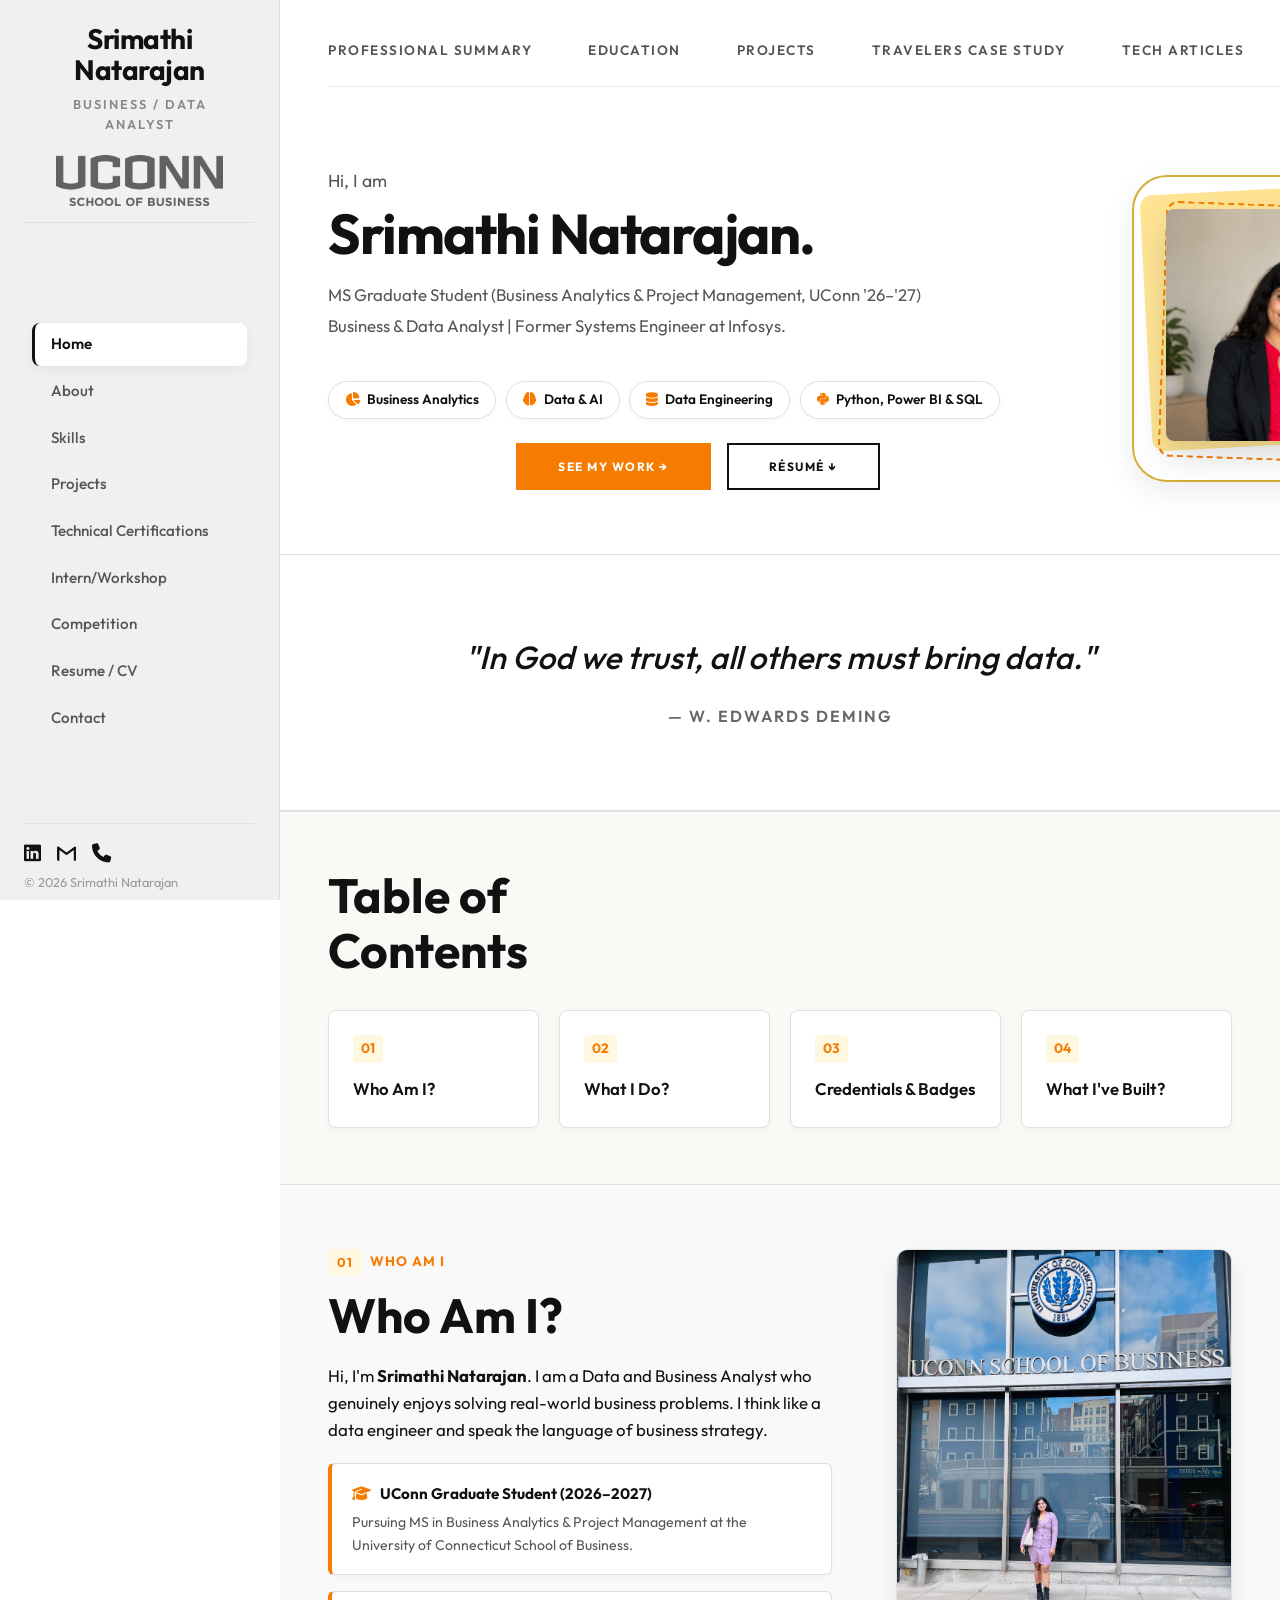
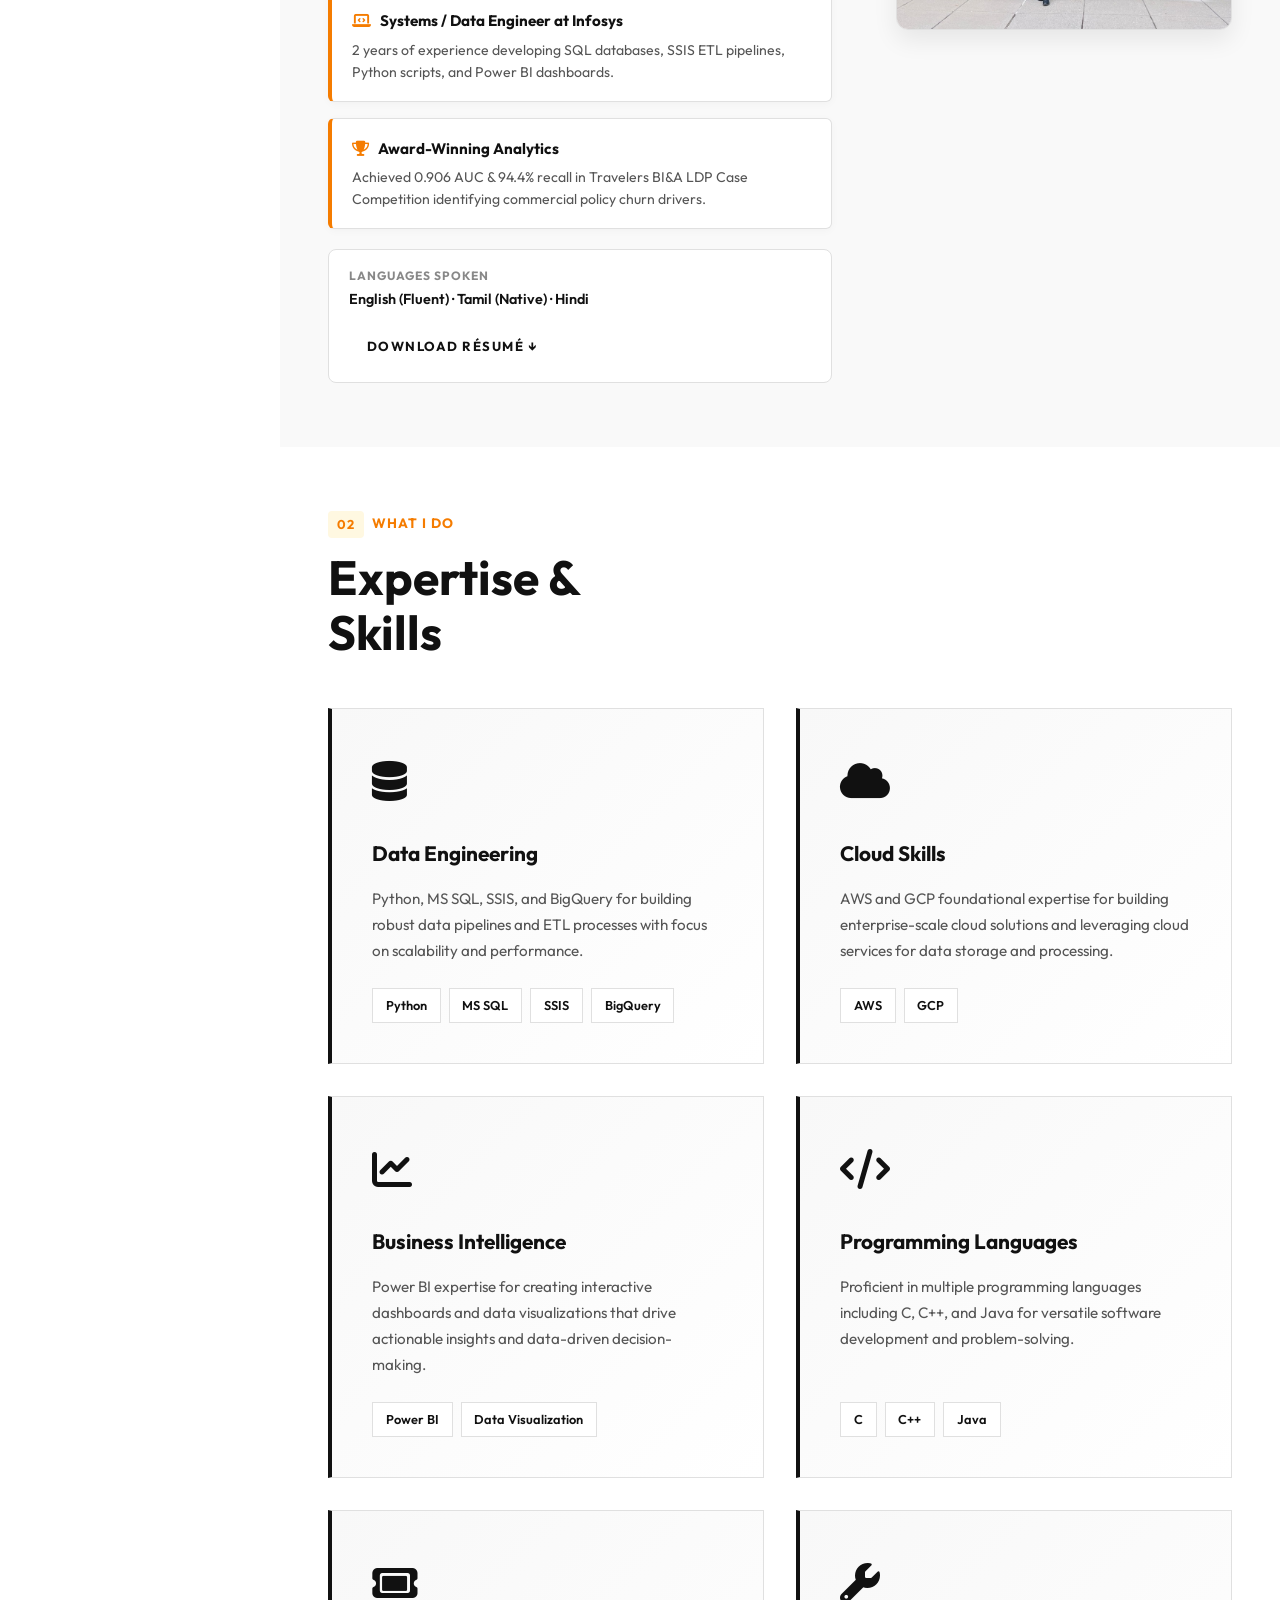
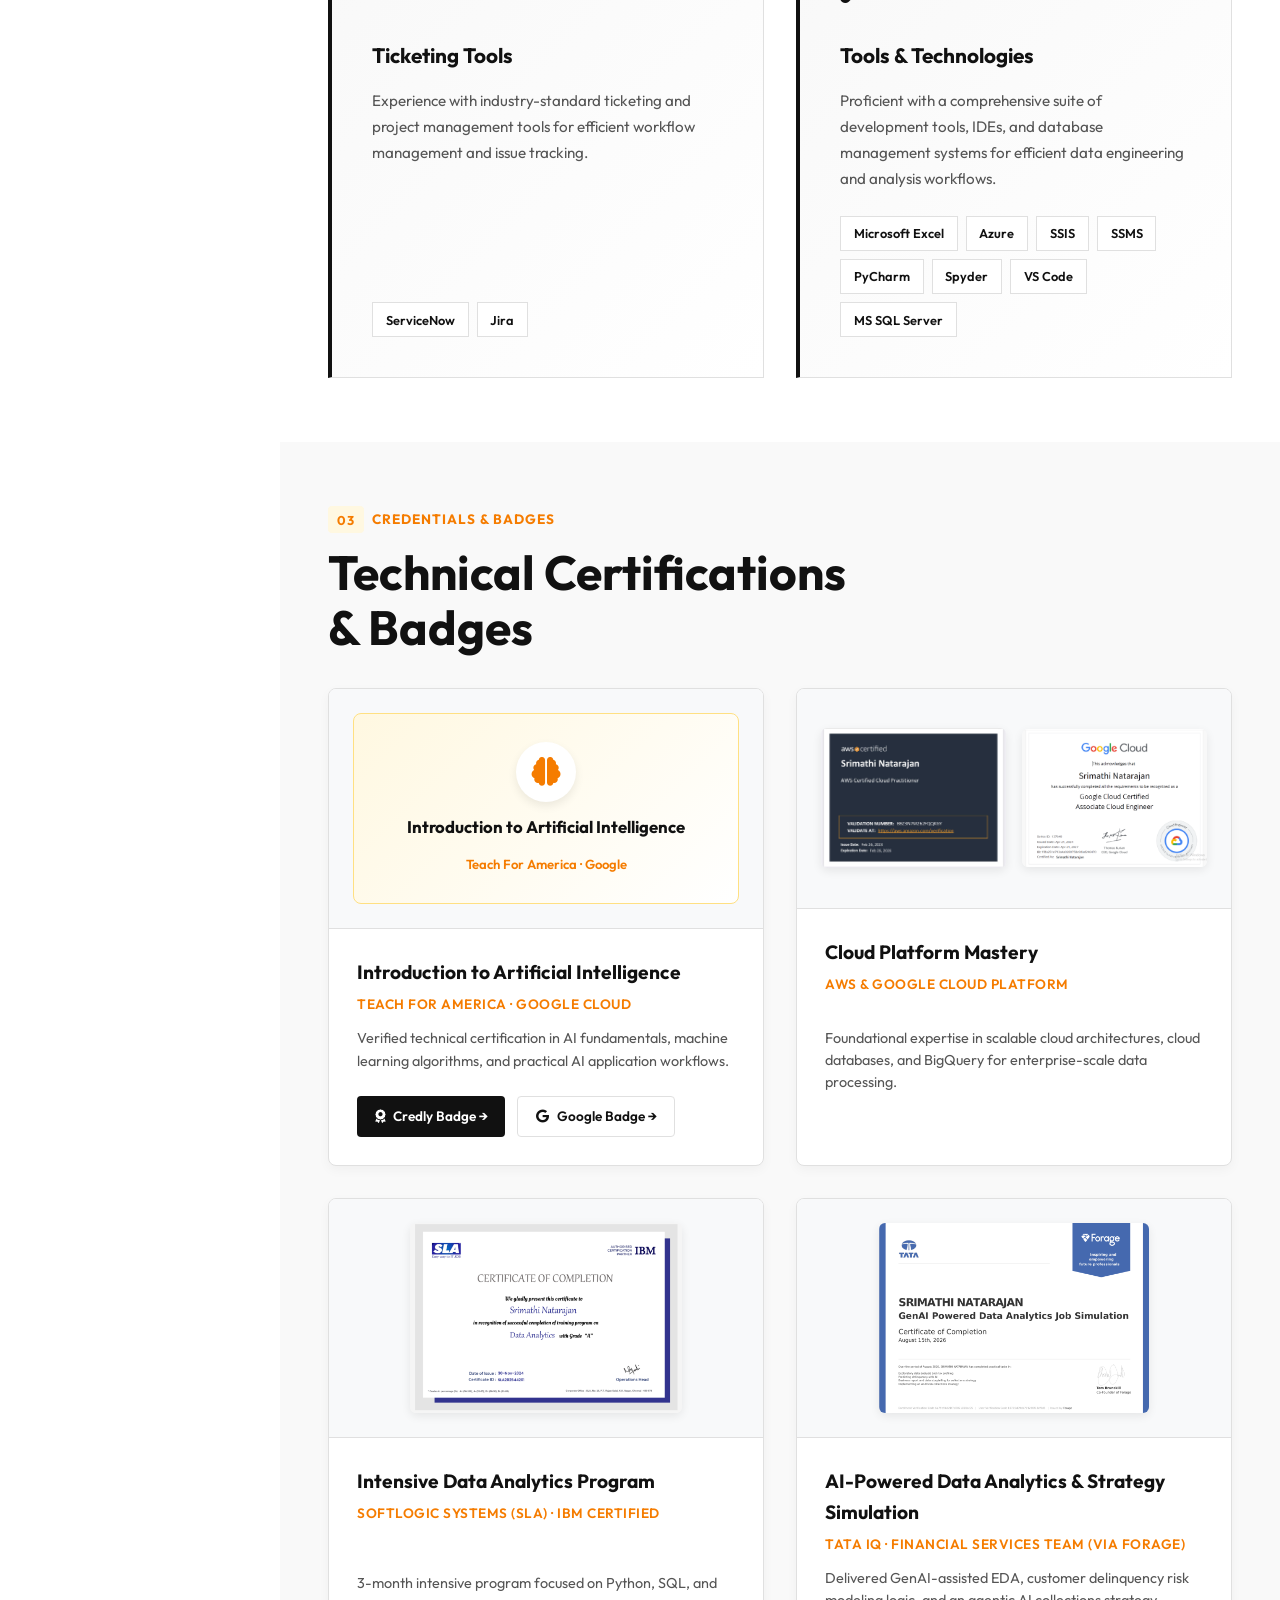
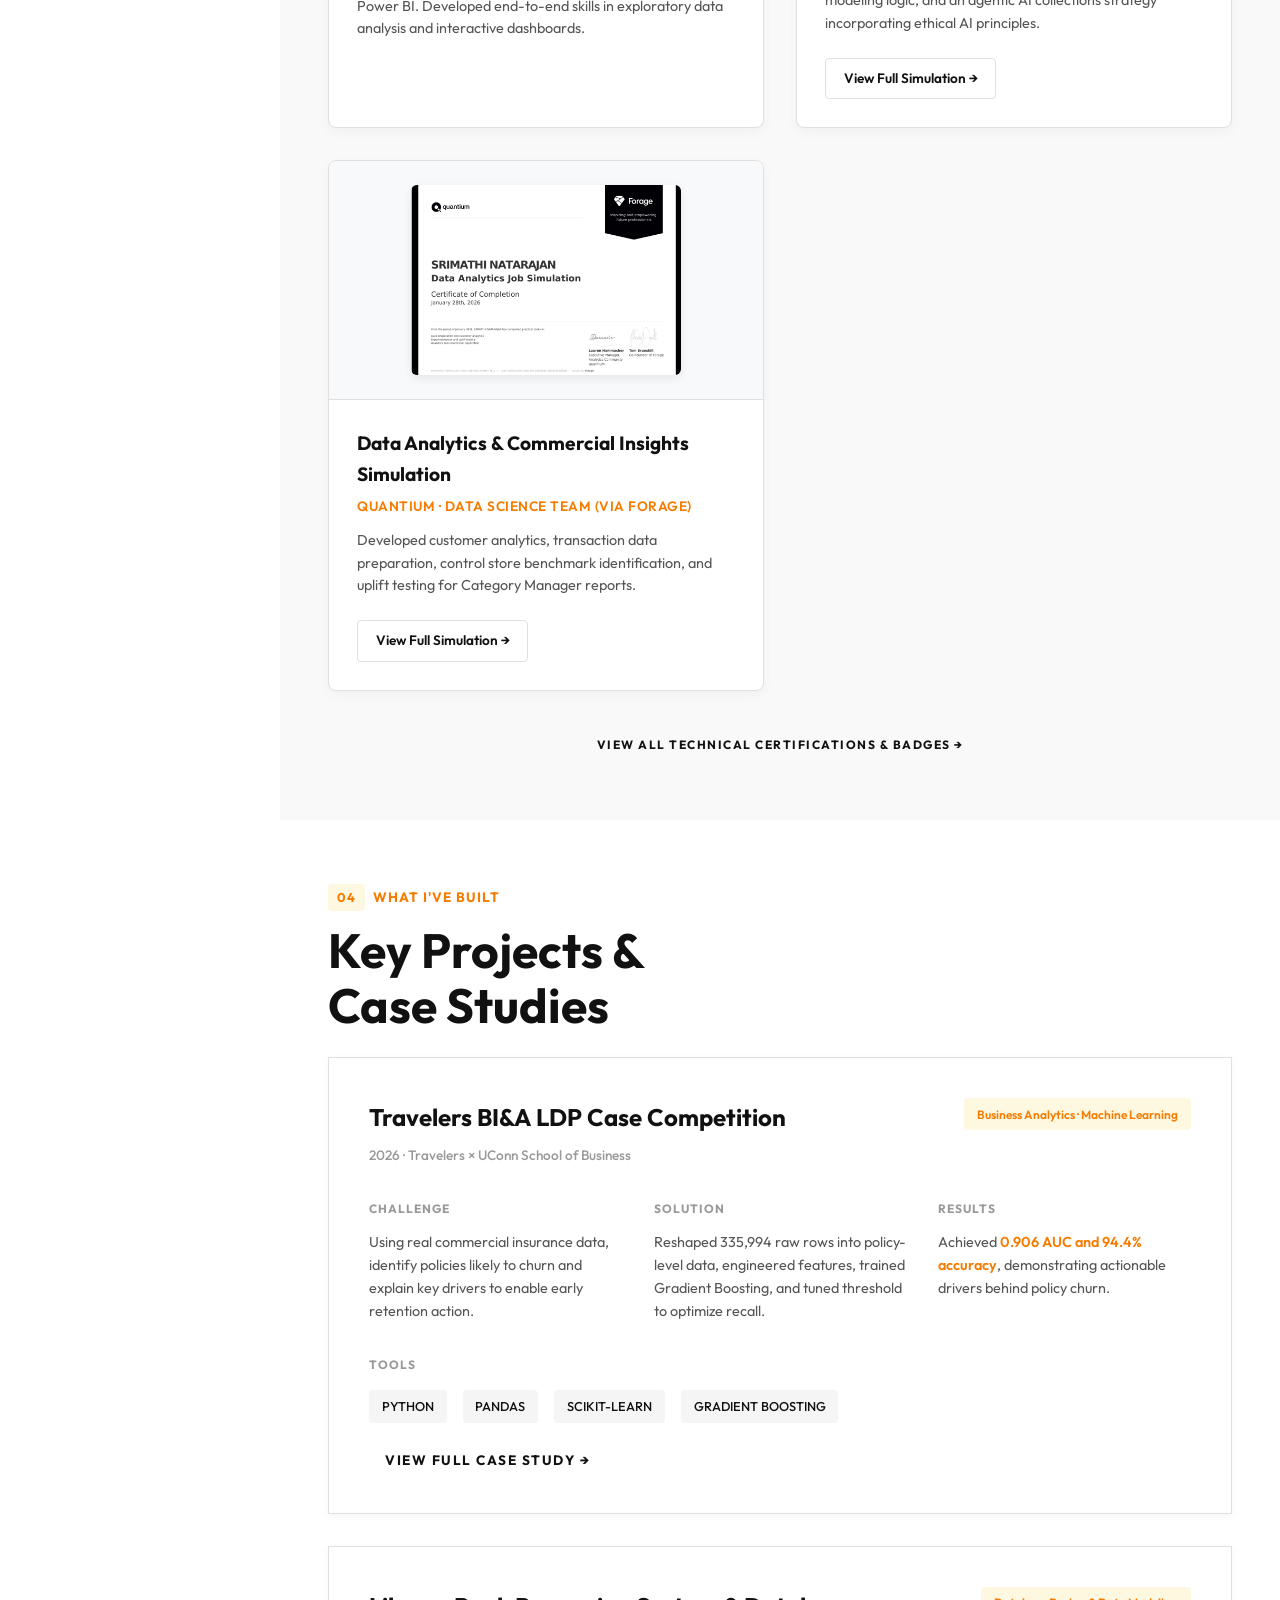
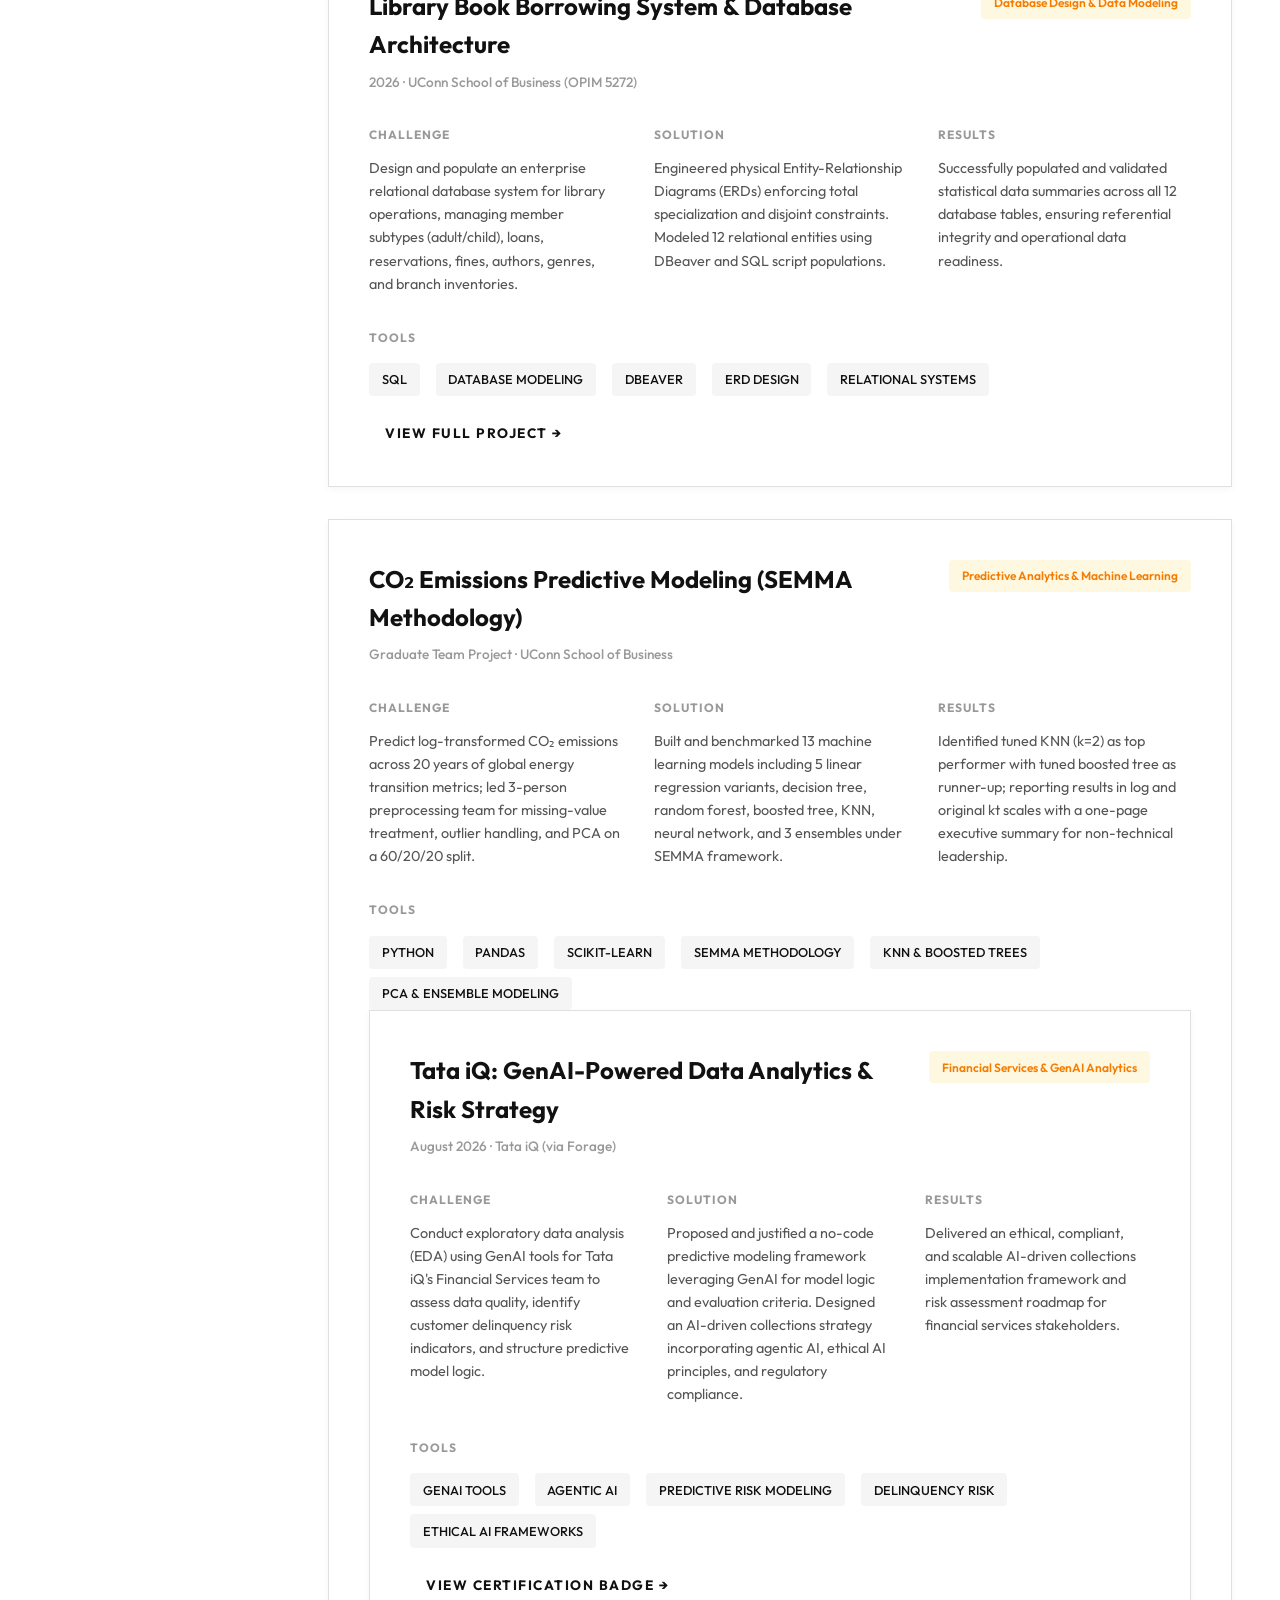
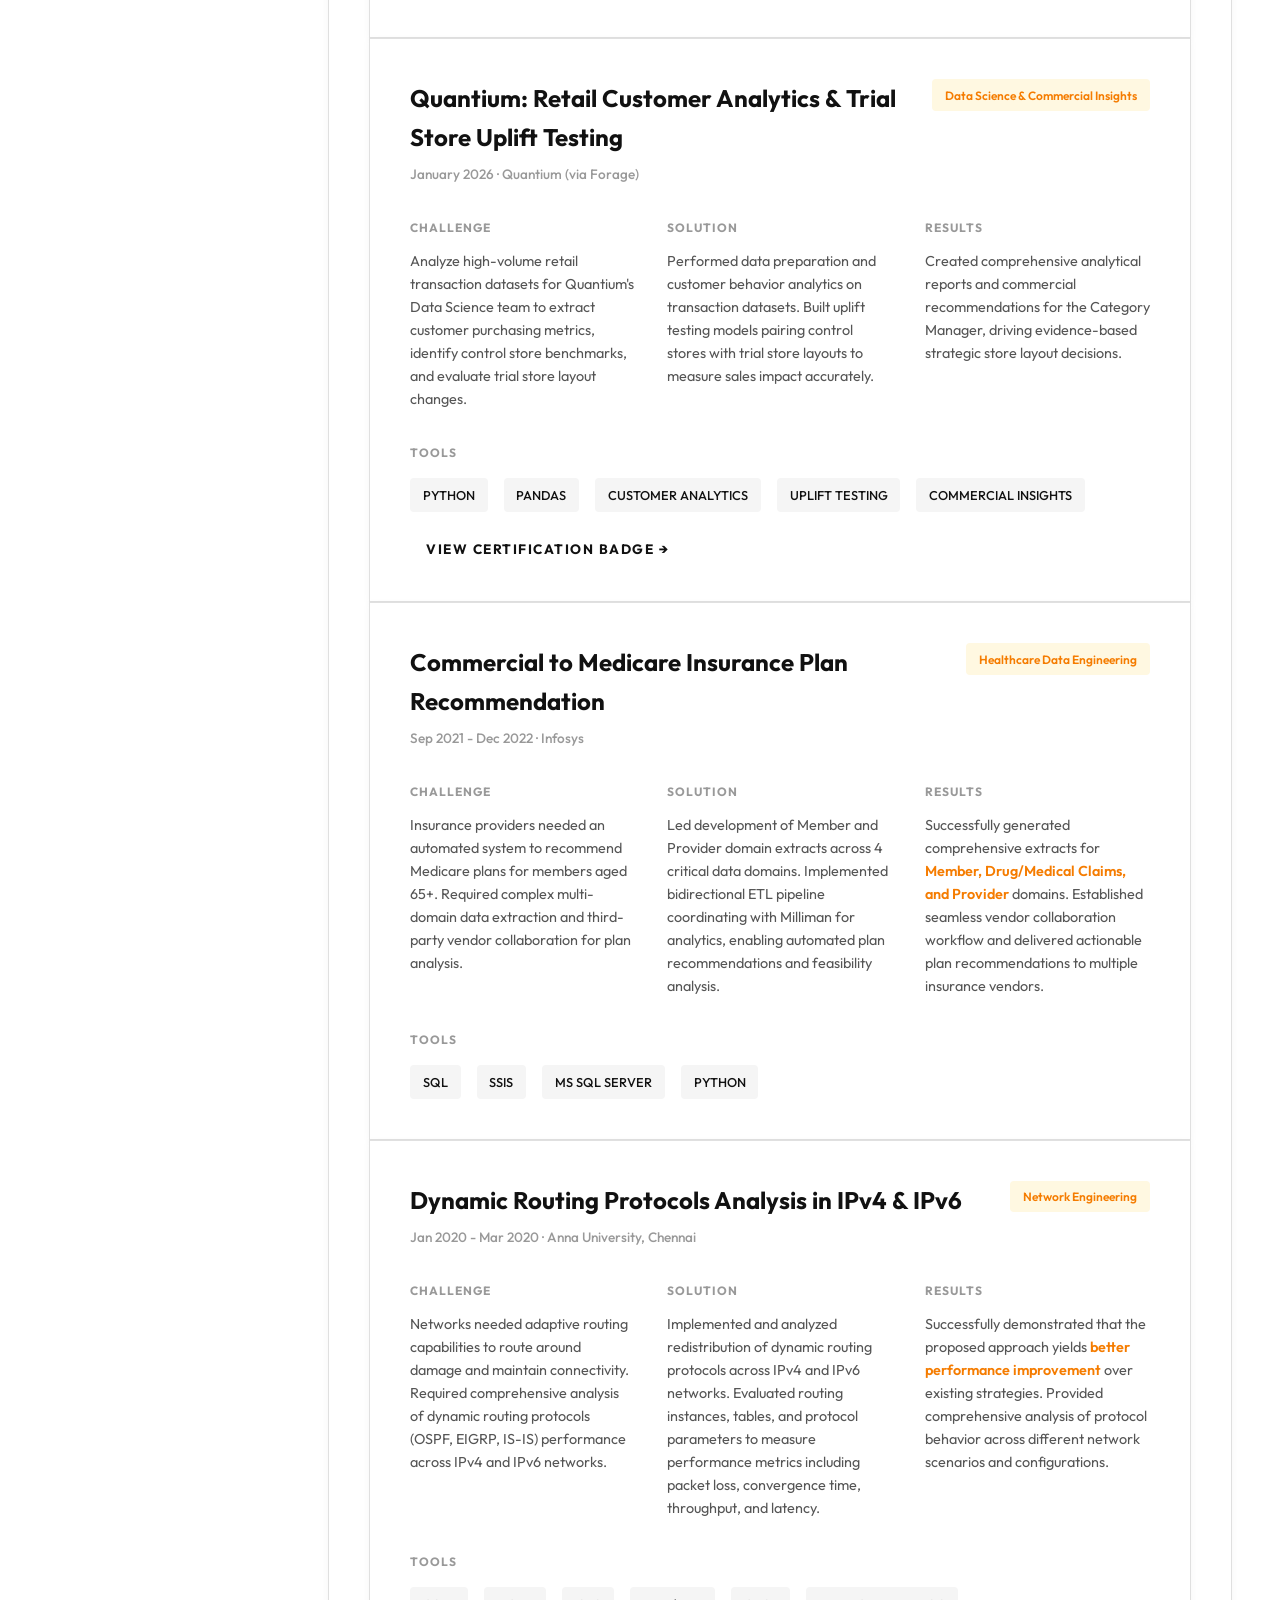
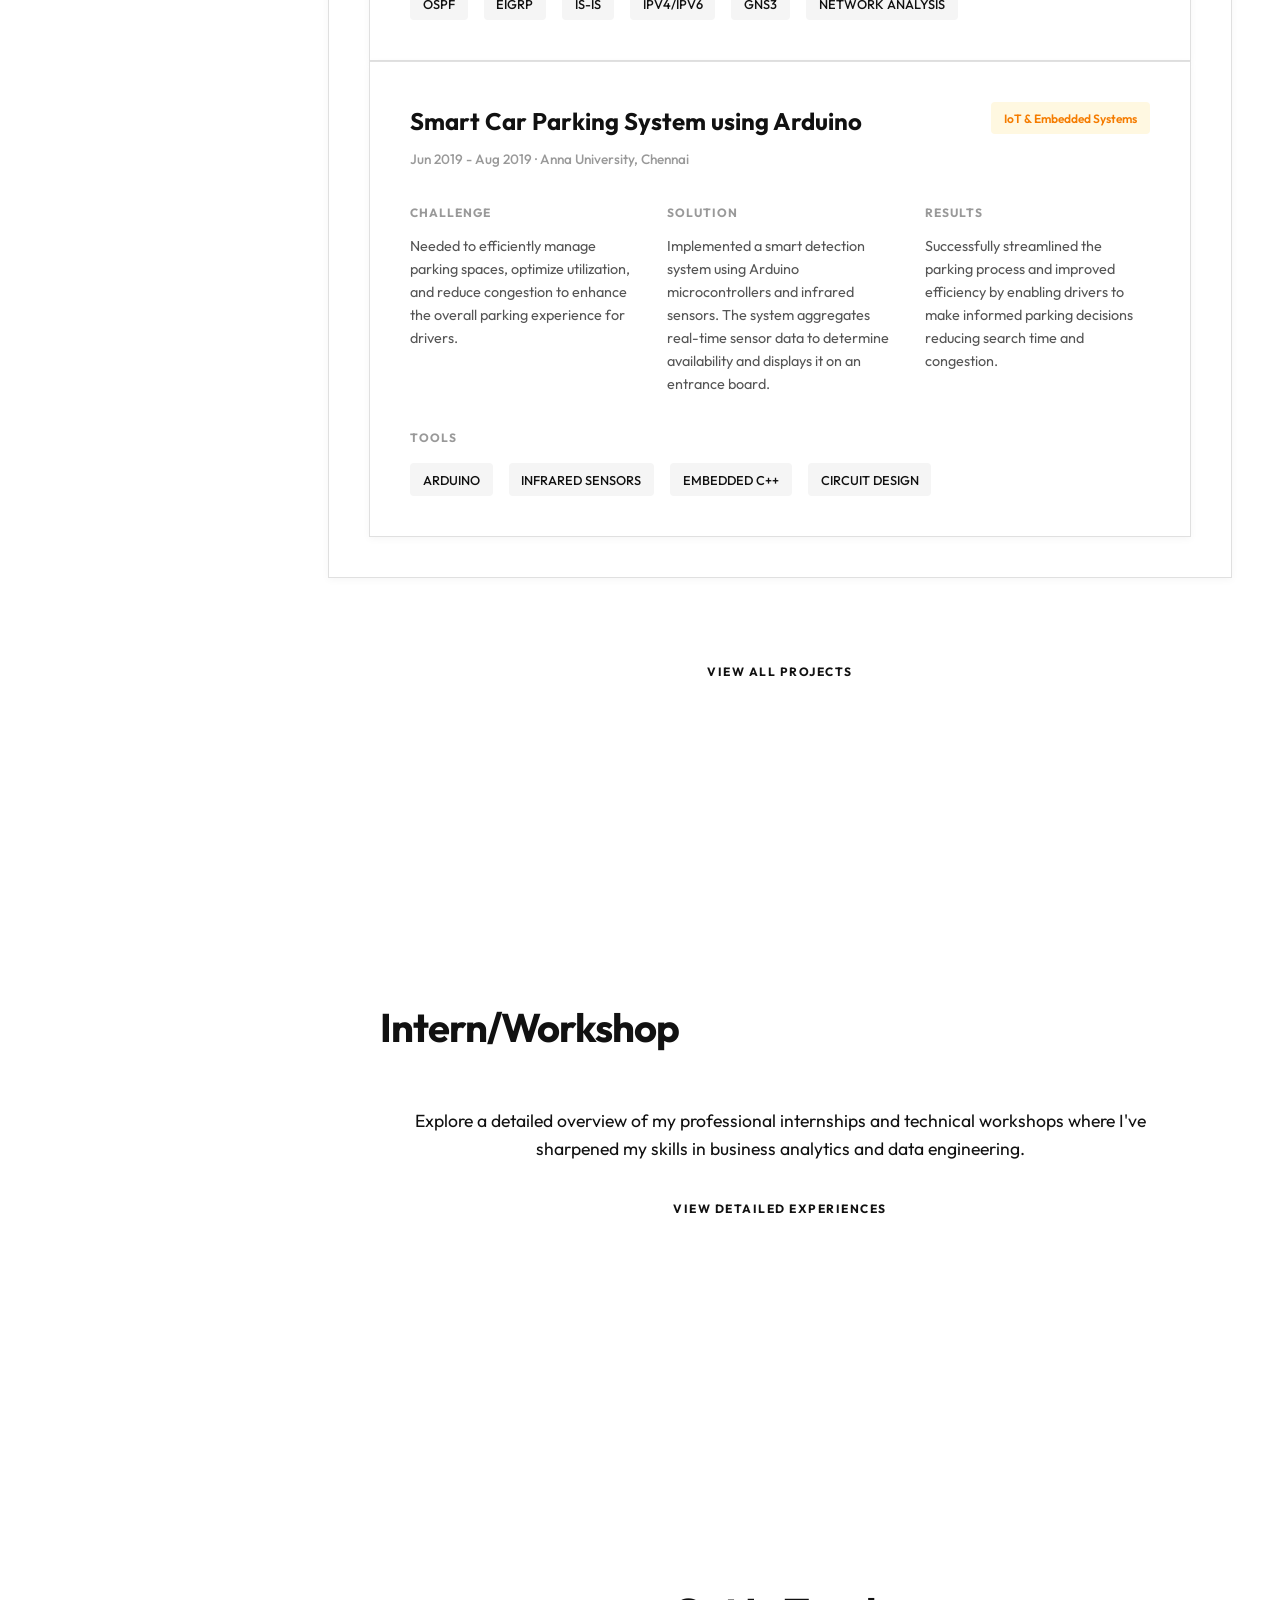
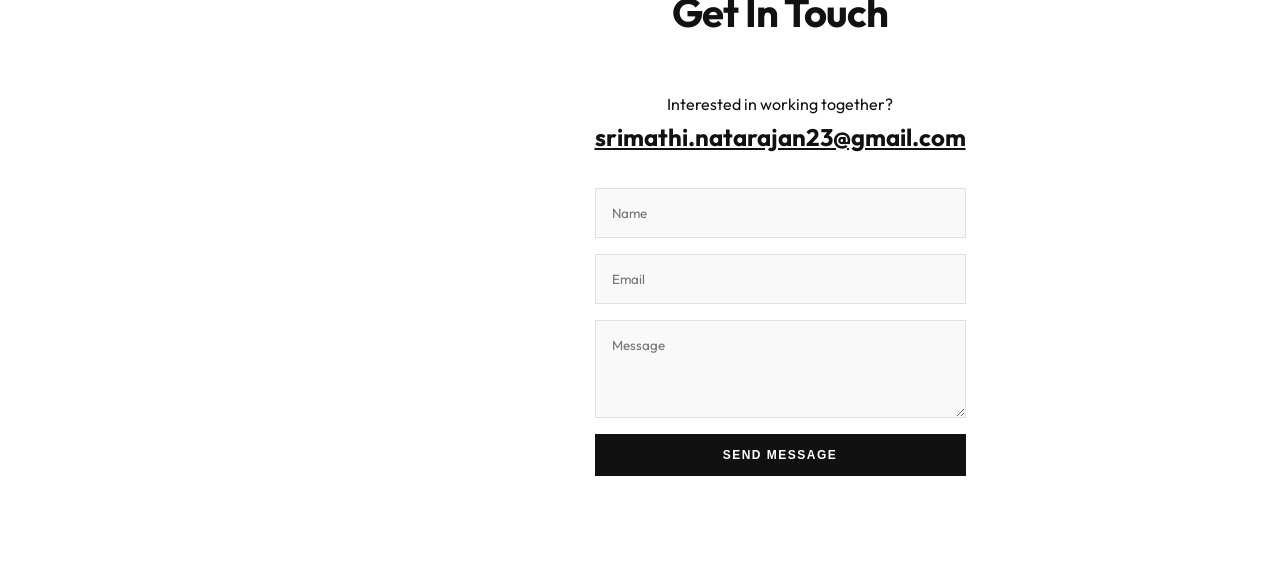
<file: index.html>
<!DOCTYPE html>
<html lang="en">

<head>
    <meta charset="UTF-8">
    <meta name="viewport" content="width=device-width, initial-scale=1.0">
    <title>Srimathi Natarajan | Portfolio</title>
    <meta name="description" content="Srimathi Natarajan-Business/Data Analyst delivering actionable insights.">
    <link rel="preconnect" href="https://fonts.googleapis.com">
    <link rel="preconnect" href="https://fonts.gstatic.com" crossorigin>
    <link href="https://fonts.googleapis.com/css2?family=Outfit:wght@300;400;500;600;700&display=swap" rel="stylesheet">
    <link rel="stylesheet" href="https://cdnjs.cloudflare.com/ajax/libs/font-awesome/6.4.0/css/all.min.css">
    <link rel="stylesheet" href="style.css">
</head>

<body>
    <div class="app-layout">
        <!-- Sidebar Navigation -->
        <aside class="sidebar">
            <div class="sidebar-header">
                <h2>Srimathi Natarajan</h2>
                <p>Business / Data Analyst</p>
                <div class="logo-container">
                    <img src="uconn_business_logo.png" alt="Uconn Business Logo" class="uconn-logo">
                </div>
            </div>

            <nav class="sidebar-nav">
                <a href="index.html#hero" class="nav-link">Home</a>
                <a href="index.html#about" class="nav-link">About</a>
                <a href="index.html#skills" class="nav-link">Skills</a>
                <a href="projects.html" class="nav-link">Projects</a>
                <a href="certifications.html" class="nav-link">Technical Certifications</a>
                <a href="intern-workshop.html" class="nav-link">Intern/Workshop</a>
                <a href="travelers-case-study.html" class="nav-link">Competition</a>
                <a href="Srimathi_Natarajan_Resume.pdf" target="_blank" class="nav-link"
                    download="Srimathi_Natarajan_Resume">Resume / CV</a>
                <a href="index.html#contact" class="nav-link">Contact</a>
            </nav>

            <div class="sidebar-footer">
                <div class="social-links">
                    <button class="social-btn" data-url="https://www.linkedin.com/in/srimathi-natarajan-424b54169">
                        <i class="fa-brands fa-linkedin"></i>
                    </button>
                    <button class="social-btn"
                        data-url="https://mail.google.com/mail/?view=cm&fs=1&to=srimathi.natarajan23@gmail.com">
                        <svg class="gmail-icon" xmlns="http://www.w3.org/2000/svg" viewBox="0 0 24 24">
                            <path
                                d="M24 4.5v15c0 .85-.65 1.5-1.5 1.5H21V7.39l-9 6.58-9-6.58V21H1.5C.65 21 0 20.35 0 19.5v-15c0-1.17 1.32-1.88 2.26-1.19L12 10.61l9.74-7.3c.94-.69 2.26 0 2.26 1.19z" />
                        </svg>
                    </button>
                    <button class="social-btn" data-url="tel:8607077606">
                        <i class="fa-solid fa-phone"></i>
                    </button>
                </div>
                <p>&copy; <span id="year"></span> Srimathi Natarajan</p>
            </div>
        </aside>

        <!-- Mobile Header Toggle -->
        <div class="mobile-toggle-bar">
            <div class="brand">Srimathi</div>
            <button class="menu-toggle"><i class="fa-solid fa-bars"></i></button>
        </div>

        <!-- Main Content -->
        <main class="main-content">
            <!-- Hero Section -->
            <section id="hero" class="section hero-section">
                <div class="container hero-container-stacked">
                    <!-- Navigation at the very top of hero section -->
                    <div class="hero-sub-nav">
                        <a href="professional-summary.html">Professional Summary</a>
                        <a href="education.html">Education</a>
                        <a href="projects.html">Projects</a>
                        <a href="travelers-case-study.html">Travelers Case Study</a>
                        <a href="tech-articles.html">Tech Articles</a>
                        <a href="volunteership.html">Volunteership</a>
                    </div>

                    <div class="hero-container">
                        <div class="hero-text">
                            <p class="greeting">Hi, I am</p>
                            <h1>Srimathi Natarajan.</h1>
                            <h3>MS Graduate Student (Business Analytics &amp; Project Management, UConn '26–'27)<br>
                                Business &amp; Data Analyst | Former Systems Engineer at Infosys.</h3>
                            
                            <!-- Hero Skill Pill Tags (Meghana Style) -->
                            <div class="hero-tags">
                                <span class="hero-tag-pill"><i class="fa-solid fa-chart-pie" style="color:#f57c00; margin-right:4px;"></i> Business Analytics</span>
                                <span class="hero-tag-pill"><i class="fa-solid fa-brain" style="color:#f57c00; margin-right:4px;"></i> Data &amp; AI</span>
                                <span class="hero-tag-pill"><i class="fa-solid fa-database" style="color:#f57c00; margin-right:4px;"></i> Data Engineering</span>
                                <span class="hero-tag-pill"><i class="fa-brands fa-python" style="color:#f57c00; margin-right:4px;"></i> Python, Power BI &amp; SQL</span>
                            </div>

                            <div class="hero-actions" style="margin-top: 1.5rem;">
                                <a href="#work" class="btn btn-primary" style="background:#f57c00; border-color:#f57c00;">SEE MY WORK &rarr;</a>
                                <a href="Srimathi_Natarajan_Resume.pdf" target="_blank" class="btn btn-outline">RÉSUMÉ &darr;</a>
                            </div>
                        </div>

                        <!-- Photo Stack Effect (Meghana Style) -->
                        <div class="hero-image-wrapper">
                            <div class="hero-photo-stack">
                                <div class="sq sq1"></div>
                                <div class="sq sq2"></div>
                                <img src="srimathi_about_photo.jpg" alt="Srimathi Natarajan" class="profile-img">
                            </div>
                        </div>
                    </div>
                </div>
            </section>

            <!-- Quote Section -->
            <section class="quote-section">
                <div class="container">
                    <div class="quote-content">
                        <p class="quote-text">"In God we trust, all others must bring data."</p>
                        <p class="quote-author">— W. Edwards Deming</p>
                    </div>
                </div>
            </section>

            <!-- Table of Contents Section (Meghana Style) -->
            <section id="toc" class="toc-section">
                <div class="container">
                    <div class="toc-top">
                        <h2 class="display-title" style="margin-bottom:0">Table of<br>Contents</h2>
                        <div style="max-width: 320px; color: #f57c00;">
                            <svg viewBox="0 0 400 36" fill="none" xmlns="http://www.w3.org/2000/svg" preserveAspectRatio="none">
                                <path d="M0 18 Q 25 2 50 18 T 100 18 T 150 18 T 200 18 T 250 18 T 300 18 T 350 18 T 400 18" stroke="currentColor" stroke-width="2.5" fill="none"/>
                                <path d="M0 28 Q 25 12 50 28 T 100 28 T 150 28 T 200 28 T 250 28 T 300 28 T 350 28 T 400 28" stroke="currentColor" stroke-width="2" fill="none" opacity="0.4"/>
                            </svg>
                        </div>
                    </div>
                    <div class="toc-grid">
                        <a href="#about" class="toc-card"><span>01</span>Who Am I?</a>
                        <a href="#skills" class="toc-card"><span>02</span>What I Do?</a>
                        <a href="#certifications" class="toc-card"><span>03</span>Credentials &amp; Badges</a>
                        <a href="#projects" class="toc-card"><span>04</span>What I've Built?</a>
                    </div>
                </div>
            </section>

            <!-- About Section (Who Am I?) -->
            <section id="about" class="section bg-grey">
                <div class="container">
                    <div class="about-grid" style="align-items: flex-start;">
                        <!-- Left Column: Bio & Core Highlights -->
                        <div class="about-text">
                            <div class="eyebrow-badge"><span class="eyebrow-num">01</span> Who Am I</div>
                            <h2 class="display-title" style="margin-bottom: 1.25rem;">Who Am I?</h2>

                            <p style="font-size: 1.05rem; line-height: 1.6; color: var(--text-black); margin-bottom: 1.25rem;">
                                Hi, I'm <strong>Srimathi Natarajan</strong>. I am a Data and Business Analyst who genuinely enjoys solving real-world business problems. I think like a data engineer and speak the language of business strategy.
                            </p>

                            <!-- Feature Highlight Cards to eliminate white space -->
                            <div style="display: flex; flex-direction: column; gap: 1rem; margin-top: 1.25rem;">
                                <div style="background: #fff; border: 1px solid var(--border-color); border-left: 4px solid #f57c00; padding: 1.1rem 1.25rem; border-radius: 6px; box-shadow: 0 2px 8px rgba(0,0,0,0.03);">
                                    <h4 style="font-size: 0.95rem; font-weight: 700; margin-bottom: 0.3rem; color: var(--text-black);"><i class="fa-solid fa-graduation-cap" style="color:#f57c00; margin-right: 6px;"></i> UConn Graduate Student (2026–2027)</h4>
                                    <p style="font-size: 0.88rem; color: var(--text-grey); margin: 0;">Pursuing MS in Business Analytics &amp; Project Management at the University of Connecticut School of Business.</p>
                                </div>

                                <div style="background: #fff; border: 1px solid var(--border-color); border-left: 4px solid #f57c00; padding: 1.1rem 1.25rem; border-radius: 6px; box-shadow: 0 2px 8px rgba(0,0,0,0.03);">
                                    <h4 style="font-size: 0.95rem; font-weight: 700; margin-bottom: 0.3rem; color: var(--text-black);"><i class="fa-solid fa-laptop-code" style="color:#f57c00; margin-right: 6px;"></i> Systems / Data Engineer at Infosys</h4>
                                    <p style="font-size: 0.88rem; color: var(--text-grey); margin: 0;">2 years of experience developing SQL databases, SSIS ETL pipelines, Python scripts, and Power BI dashboards.</p>
                                </div>

                                <div style="background: #fff; border: 1px solid var(--border-color); border-left: 4px solid #f57c00; padding: 1.1rem 1.25rem; border-radius: 6px; box-shadow: 0 2px 8px rgba(0,0,0,0.03);">
                                    <h4 style="font-size: 0.95rem; font-weight: 700; margin-bottom: 0.3rem; color: var(--text-black);"><i class="fa-solid fa-trophy" style="color:#f57c00; margin-right: 6px;"></i> Award-Winning Analytics</h4>
                                    <p style="font-size: 0.88rem; color: var(--text-grey); margin: 0;">Achieved 0.906 AUC &amp; 94.4% recall in Travelers BI&amp;A LDP Case Competition identifying commercial policy churn drivers.</p>
                                </div>
                            </div>

                            <!-- Languages & Resume Download Action Bar -->
                            <div style="display: flex; flex-wrap: wrap; align-items: center; justify-content: space-between; gap: 1rem; margin-top: 1.25rem; background: #fff; border: 1px solid var(--border-color); padding: 1rem 1.25rem; border-radius: 8px;">
                                <div>
                                    <span style="font-size: 0.75rem; font-weight: 700; text-transform: uppercase; color: #888; letter-spacing: 1px; display: block;">Languages Spoken</span>
                                    <span style="font-size: 0.9rem; font-weight: 600; color: var(--text-black);">English (Fluent) &middot; Tamil (Native) &middot; Hindi</span>
                                </div>
                                <a href="Srimathi_Natarajan_Resume.pdf" target="_blank" class="btn btn-dark" style="text-decoration: none; font-size: 0.82rem; padding: 0.55rem 1.1rem; border-radius: 4px;">Download Résumé &darr;</a>
                            </div>
                        </div>

                        <!-- Right Column: UConn Photo -->
                        <div class="about-visuals" style="width: 100%;">
                            <div style="width: 100%; border-radius: 12px; overflow: hidden; border: 1px solid var(--border-color); box-shadow: 0 10px 25px rgba(0,0,0,0.08); background: #fff;">
                                <img src="srimathi_uconn_school_of_business.jpg" alt="Srimathi Natarajan - UConn School of Business" style="width: 100%; height: auto; display: block; object-fit: contain;">
                            </div>
                        </div>
                    </div>
                </div>
            </section>


            <!-- Skills Section -->
            <section id="skills" class="section">
                <div class="container">
                    <div class="eyebrow-badge"><span class="eyebrow-num">02</span> What I Do</div>
                    <h2 class="display-title">Expertise &amp;<br>Skills</h2>
                    <div class="skills-grid">
                        <!-- Data Engineering Card -->
                        <div class="skill-card">
                            <div class="skill-icon">
                                <i class="fa-solid fa-database"></i>
                            </div>
                            <h3 class="skill-card-title">Data Engineering</h3>
                            <p class="skill-card-desc">Python, MS SQL, SSIS, and BigQuery for building robust data
                                pipelines and ETL processes with focus on scalability and performance.</p>
                            <div class="skill-tags">
                                <span>Python</span>
                                <span>MS SQL</span>
                                <span>SSIS</span>
                                <span>BigQuery</span>
                            </div>
                        </div>

                        <!-- Cloud Platforms Card -->
                        <div class="skill-card">
                            <div class="skill-icon">
                                <i class="fa-solid fa-cloud"></i>
                            </div>
                            <h3 class="skill-card-title">Cloud Skills</h3>
                            <p class="skill-card-desc">AWS and GCP foundational expertise for building enterprise-scale
                                cloud solutions and leveraging cloud services for data storage and processing.</p>
                            <div class="skill-tags">
                                <span>AWS</span>
                                <span>GCP</span>
                            </div>
                        </div>

                        <!-- Business Intelligence Card -->
                        <div class="skill-card">
                            <div class="skill-icon">
                                <i class="fa-solid fa-chart-line"></i>
                            </div>
                            <h3 class="skill-card-title">Business Intelligence</h3>
                            <p class="skill-card-desc">Power BI expertise for creating interactive dashboards and data
                                visualizations that drive actionable insights and data-driven decision-making.</p>
                            <div class="skill-tags">
                                <span>Power BI</span>
                                <span>Data Visualization</span>
                            </div>
                        </div>

                        <!-- Programming Languages Card -->
                        <div class="skill-card">
                            <div class="skill-icon">
                                <i class="fa-solid fa-code"></i>
                            </div>
                            <h3 class="skill-card-title">Programming Languages</h3>
                            <p class="skill-card-desc">Proficient in multiple programming languages including C, C++,
                                and Java for versatile software development and problem-solving.</p>
                            <div class="skill-tags">
                                <span>C</span>
                                <span>C++</span>
                                <span>Java</span>
                            </div>
                        </div>

                        <!-- Ticketing Tools Card -->
                        <div class="skill-card">
                            <div class="skill-icon">
                                <i class="fa-solid fa-ticket"></i>
                            </div>
                            <h3 class="skill-card-title">Ticketing Tools</h3>
                            <p class="skill-card-desc">Experience with industry-standard ticketing and project
                                management tools for efficient workflow management and issue tracking.</p>
                            <div class="skill-tags">
                                <span>ServiceNow</span>
                                <span>Jira</span>
                            </div>
                        </div>

                        <!-- Tools & Technologies Card -->
                        <div class="skill-card">
                            <div class="skill-icon">
                                <i class="fa-solid fa-wrench"></i>
                            </div>
                            <h3 class="skill-card-title">Tools & Technologies</h3>
                            <p class="skill-card-desc">Proficient with a comprehensive suite of development tools, IDEs,
                                and database management systems for efficient data engineering and analysis workflows.
                            </p>
                            <div class="skill-tags">
                                <span>Microsoft Excel</span>
                                <span>Azure</span>
                                <span>SSIS</span>
                                <span>SSMS</span>
                                <span>PyCharm</span>
                                <span>Spyder</span>
                                <span>VS Code</span>
                                <span>MS SQL Server</span>
                            </div>
                        </div>
                    </div>
                </div>
            </section>

            <!-- Certifications & Badges Section -->
            <section id="certifications" class="section bg-grey">
                <div class="container">
                    <div class="eyebrow-badge"><span class="eyebrow-num">03</span> Credentials &amp; Badges</div>
                    <h2 class="display-title">Technical Certifications<br>&amp; Badges</h2>
                    <div class="cert-showcase-grid">

                        <!-- AI Certification Card -->
                        <div class="cert-visual-card">
                            <div class="cert-media-wrap">
                                <div class="cert-badge-box">
                                    <div class="cert-badge-icon-wrapper">
                                        <i class="fa-solid fa-brain"></i>
                                    </div>
                                    <strong style="font-size: 1.05rem; color: var(--text-black);">Introduction to Artificial Intelligence</strong>
                                    <span style="font-size: 0.82rem; color: #f57c00; font-weight: 600;">Teach For America &middot; Google</span>
                                </div>
                            </div>
                            <div class="cert-body">
                                <h3>Introduction to Artificial Intelligence</h3>
                                <p class="cert-org">Teach For America &middot; Google Cloud</p>
                                <p>Verified technical certification in AI fundamentals, machine learning algorithms, and practical AI application workflows.</p>
                                <div class="cert-links">
                                    <a href="https://www.credly.com/badges/fa4dc673-edb9-4916-a87b-080b21020814" target="_blank" rel="noopener noreferrer" class="cert-link-btn">
                                        <i class="fa-solid fa-award"></i> Credly Badge &rarr;
                                    </a>
                                    <a href="https://www.skills.google/public_profiles/f2c7f823-67c6-489e-9fb5-f563c158ccdb/badges/26082432" target="_blank" rel="noopener noreferrer" class="cert-link-btn btn-outline-cert">
                                        <i class="fa-brands fa-google"></i> Google Badge &rarr;
                                    </a>
                                </div>
                            </div>
                        </div>

                        <!-- Cloud Mastery Card -->
                        <div class="cert-visual-card">
                            <div class="cert-media-wrap">
                                <img src="aws_certification.png" alt="AWS Certified Cloud Practitioner">
                                <img src="gcp_certification.png" alt="Google Cloud Certified Associate Cloud Engineer">
                            </div>
                            <div class="cert-body">
                                <h3>Cloud Platform Mastery</h3>
                                <p class="cert-org">AWS &amp; Google Cloud Platform</p>
                                <p>Foundational expertise in scalable cloud architectures, cloud databases, and BigQuery for enterprise-scale data processing.</p>
                            </div>
                        </div>

                        <!-- Data Analytics Program Card -->
                        <div class="cert-visual-card">
                            <div class="cert-media-wrap">
                                <img src="data_analytics_cert.png" alt="Data Analytics Certificate" class="single-cert-img">
                            </div>
                            <div class="cert-body">
                                <h3>Intensive Data Analytics Program</h3>
                                <p class="cert-org">Softlogic Systems (SLA) &middot; IBM Certified</p>
                                <p>3-month intensive program focused on Python, SQL, and Power BI. Developed end-to-end skills in exploratory data analysis and interactive dashboards.</p>
                            </div>
                        </div>

                        <!-- Tata iQ AI Data Analytics Job Simulation -->
                        <div class="cert-visual-card">
                            <div class="cert-media-wrap">
                                <img src="tata_iq_genai_certificate.png" alt="Tata iQ GenAI Powered Data Analytics Job Simulation Certificate" class="single-cert-img">
                            </div>
                            <div class="cert-body">
                                <h3>AI-Powered Data Analytics &amp; Strategy Simulation</h3>
                                <p class="cert-org">Tata iQ &middot; Financial Services Team (via Forage)</p>
                                <p>Delivered GenAI-assisted EDA, customer delinquency risk modeling logic, and an agentic AI collections strategy incorporating ethical AI principles.</p>
                                <div class="cert-links">
                                    <a href="certifications.html" class="cert-link-btn btn-outline-cert">
                                        View Full Simulation &rarr;
                                    </a>
                                </div>
                            </div>
                        </div>

                        <!-- Quantium Data Analytics Job Simulation -->
                        <div class="cert-visual-card">
                            <div class="cert-media-wrap">
                                <img src="quantium_data_analytics_certificate.png" alt="Quantium Data Analytics Job Simulation Certificate" class="single-cert-img">
                            </div>
                            <div class="cert-body">
                                <h3>Data Analytics &amp; Commercial Insights Simulation</h3>
                                <p class="cert-org">Quantium &middot; Data Science Team (via Forage)</p>
                                <p>Developed customer analytics, transaction data preparation, control store benchmark identification, and uplift testing for Category Manager reports.</p>
                                <div class="cert-links">
                                    <a href="certifications.html" class="cert-link-btn btn-outline-cert">
                                        View Full Simulation &rarr;
                                    </a>
                                </div>
                            </div>
                        </div>

                    </div>
                    <div style="text-align: center; margin-top: 2.5rem;">
                        <a href="certifications.html" class="btn btn-dark" style="text-decoration: none;">View All Technical Certifications &amp; Badges &rarr;</a>
                    </div>
                </div>
            </section>

            <!-- Projects Section -->
            <section id="projects" class="section">
                <div class="container">
                    <div class="eyebrow-badge"><span class="eyebrow-num">04</span> What I've Built</div>
                    <h2 class="display-title">Key Projects &amp;<br>Case Studies</h2>
                    <div class="projects-grid">
                        <!-- Travelers BI&A Case Competition -->
                        <div class="project-card-modern">
                            <div class="project-header">
                                <h3>Travelers BI&amp;A LDP Case Competition</h3>
                                <span class="project-badge">Business Analytics · Machine Learning</span>
                            </div>
                            <p class="project-date">2026 · Travelers × UConn School of Business</p>

                            <div class="project-sections">
                                <div class="project-section">
                                    <h4>CHALLENGE</h4>
                                    <p>Using real commercial insurance data, identify policies likely to churn and explain key drivers to enable early retention action.</p>
                                </div>

                                <div class="project-section">
                                    <h4>SOLUTION</h4>
                                    <p>Reshaped 335,994 raw rows into policy-level data, engineered features, trained Gradient Boosting, and tuned threshold to optimize recall.</p>
                                </div>

                                <div class="project-section">
                                    <h4>RESULTS</h4>
                                    <p>Achieved <strong>0.906 AUC and 94.4% accuracy</strong>, demonstrating actionable drivers behind policy churn.</p>
                                </div>
                            </div>

                            <div class="project-tools">
                                <h4>TOOLS</h4>
                                <div class="tech-tags">
                                    <span>Python</span>
                                    <span>pandas</span>
                                    <span>scikit-learn</span>
                                    <span>Gradient Boosting</span>
                                </div>
                            </div>
                            <div style="margin-top: 1.5rem;">
                                <a href="travelers-case-study.html" class="btn btn-dark" style="text-decoration: none; font-size: 0.85rem; padding: 0.5rem 1rem;">View Full Case Study &rarr;</a>
                            </div>
                        </div>

                        <!-- Library Book Borrowing System (OPIM 5272) -->
                        <div class="project-card-modern">
                            <div class="project-header">
                                <h3>Library Book Borrowing System &amp; Database Architecture</h3>
                                <span class="project-badge">Database Design &amp; Data Modeling</span>
                            </div>
                            <p class="project-date">2026 · UConn School of Business (OPIM 5272)</p>

                            <div class="project-sections">
                                <div class="project-section">
                                    <h4>CHALLENGE</h4>
                                    <p>Design and populate an enterprise relational database system for library operations, managing member subtypes (adult/child), loans, reservations, fines, authors, genres, and branch inventories.</p>
                                </div>

                                <div class="project-section">
                                    <h4>SOLUTION</h4>
                                    <p>Engineered physical Entity-Relationship Diagrams (ERDs) enforcing total specialization and disjoint constraints. Modeled 12 relational entities using DBeaver and SQL script populations.</p>
                                </div>

                                <div class="project-section">
                                    <h4>RESULTS</h4>
                                    <p>Successfully populated and validated statistical data summaries across all 12 database tables, ensuring referential integrity and operational data readiness.</p>
                                </div>
                            </div>

                            <div class="project-tools">
                                <h4>TOOLS</h4>
                                <div class="tech-tags">
                                    <span>SQL</span>
                                    <span>Database Modeling</span>
                                    <span>DBeaver</span>
                                    <span>ERD Design</span>
                                    <span>Relational Systems</span>
                                </div>
                            </div>
                            <div style="margin-top: 1.5rem;">
                                <a href="library-database-case-study.html" class="btn btn-dark" style="text-decoration: none; font-size: 0.85rem; padding: 0.5rem 1rem;">View Full Project &rarr;</a>
                            </div>
                        </div>

                        <!-- Global Energy & CO2 Emissions Predictive Modeling (SEMMA Methodology) -->
                        <div class="project-card-modern">
                            <div class="project-header">
                                <h3>CO₂ Emissions Predictive Modeling (SEMMA Methodology)</h3>
                                <span class="project-badge">Predictive Analytics &amp; Machine Learning</span>
                            </div>
                            <p class="project-date">Graduate Team Project · UConn School of Business</p>

                            <div class="project-sections">
                                <div class="project-section">
                                    <h4>CHALLENGE</h4>
                                    <p>Predict log-transformed CO₂ emissions across 20 years of global energy transition metrics; led 3-person preprocessing team for missing-value treatment, outlier handling, and PCA on a 60/20/20 split.</p>
                                </div>

                                <div class="project-section">
                                    <h4>SOLUTION</h4>
                                    <p>Built and benchmarked 13 machine learning models including 5 linear regression variants, decision tree, random forest, boosted tree, KNN, neural network, and 3 ensembles under SEMMA framework.</p>
                                </div>

                                <div class="project-section">
                                    <h4>RESULTS</h4>
                                    <p>Identified tuned KNN (k=2) as top performer with tuned boosted tree as runner-up; reporting results in log and original kt scales with a one-page executive summary for non-technical leadership.</p>
                                </div>
                            </div>

                            <div class="project-tools">
                                <h4>TOOLS</h4>
                                <div class="tech-tags">
                                    <span>Python</span>
                                    <span>pandas</span>
                                    <span>scikit-learn</span>
                                    <span>SEMMA Methodology</span>
                                    <span>KNN &amp; Boosted Trees</span>
                                    <span>PCA &amp; Ensemble Modeling</span>
                                </div>
                            </div>
                        <!-- Tata iQ GenAI Powered Data Analytics Simulation -->
                        <div class="project-card-modern">
                            <div class="project-header">
                                <h3>Tata iQ: GenAI-Powered Data Analytics &amp; Risk Strategy</h3>
                                <span class="project-badge">Financial Services &amp; GenAI Analytics</span>
                            </div>
                            <p class="project-date">August 2026 &middot; Tata iQ (via Forage)</p>

                            <div class="project-sections">
                                <div class="project-section">
                                    <h4>CHALLENGE</h4>
                                    <p>Conduct exploratory data analysis (EDA) using GenAI tools for Tata iQ's Financial Services team to assess data quality, identify customer delinquency risk indicators, and structure predictive model logic.</p>
                                </div>

                                <div class="project-section">
                                    <h4>SOLUTION</h4>
                                    <p>Proposed and justified a no-code predictive modeling framework leveraging GenAI for model logic and evaluation criteria. Designed an AI-driven collections strategy incorporating agentic AI, ethical AI principles, and regulatory compliance.</p>
                                </div>

                                <div class="project-section">
                                    <h4>RESULTS</h4>
                                    <p>Delivered an ethical, compliant, and scalable AI-driven collections implementation framework and risk assessment roadmap for financial services stakeholders.</p>
                                </div>
                            </div>

                            <div class="project-tools">
                                <h4>TOOLS</h4>
                                <div class="tech-tags">
                                    <span>GenAI Tools</span>
                                    <span>Agentic AI</span>
                                    <span>Predictive Risk Modeling</span>
                                    <span>Delinquency Risk</span>
                                    <span>Ethical AI Frameworks</span>
                                </div>
                            </div>
                            <div style="margin-top: 1.5rem;">
                                <a href="certifications.html" class="btn btn-dark" style="text-decoration: none; font-size: 0.85rem; padding: 0.5rem 1rem;">View Certification Badge &rarr;</a>
                            </div>
                        </div>

                        <!-- Quantium Data Analytics Job Simulation -->
                        <div class="project-card-modern">
                            <div class="project-header">
                                <h3>Quantium: Retail Customer Analytics &amp; Trial Store Uplift Testing</h3>
                                <span class="project-badge">Data Science &amp; Commercial Insights</span>
                            </div>
                            <p class="project-date">January 2026 &middot; Quantium (via Forage)</p>

                            <div class="project-sections">
                                <div class="project-section">
                                    <h4>CHALLENGE</h4>
                                    <p>Analyze high-volume retail transaction datasets for Quantium's Data Science team to extract customer purchasing metrics, identify control store benchmarks, and evaluate trial store layout changes.</p>
                                </div>

                                <div class="project-section">
                                    <h4>SOLUTION</h4>
                                    <p>Performed data preparation and customer behavior analytics on transaction datasets. Built uplift testing models pairing control stores with trial store layouts to measure sales impact accurately.</p>
                                </div>

                                <div class="project-section">
                                    <h4>RESULTS</h4>
                                    <p>Created comprehensive analytical reports and commercial recommendations for the Category Manager, driving evidence-based strategic store layout decisions.</p>
                                </div>
                            </div>

                            <div class="project-tools">
                                <h4>TOOLS</h4>
                                <div class="tech-tags">
                                    <span>Python</span>
                                    <span>pandas</span>
                                    <span>Customer Analytics</span>
                                    <span>Uplift Testing</span>
                                    <span>Commercial Insights</span>
                                </div>
                            </div>
                            <div style="margin-top: 1.5rem;">
                                <a href="certifications.html" class="btn btn-dark" style="text-decoration: none; font-size: 0.85rem; padding: 0.5rem 1rem;">View Certification Badge &rarr;</a>
                            </div>
                        </div>

                        <!-- Infosys Project -->
                        <div class="project-card-modern">
                            <div class="project-header">
                                <h3>Commercial to Medicare Insurance Plan Recommendation</h3>
                                <span class="project-badge">Healthcare Data Engineering</span>
                            </div>
                            <p class="project-date">Sep 2021 - Dec 2022 · Infosys</p>

                            <div class="project-sections">
                                <div class="project-section">
                                    <h4>CHALLENGE</h4>
                                    <p>Insurance providers needed an automated system to recommend Medicare plans for
                                        members aged 65+. Required complex multi-domain data extraction and third-party
                                        vendor collaboration for plan analysis.</p>
                                </div>

                                <div class="project-section">
                                    <h4>SOLUTION</h4>
                                    <p>Led development of Member and Provider domain extracts across 4 critical data
                                        domains. Implemented bidirectional ETL pipeline coordinating with Milliman for
                                        analytics, enabling automated plan recommendations and feasibility analysis.</p>
                                </div>

                                <div class="project-section">
                                    <h4>RESULTS</h4>
                                    <p>Successfully generated comprehensive extracts for <strong>Member, Drug/Medical
                                            Claims, and Provider</strong> domains. Established seamless vendor
                                        collaboration workflow and delivered actionable plan recommendations to multiple
                                        insurance vendors.</p>
                                </div>
                            </div>

                            <div class="project-tools">
                                <h4>TOOLS</h4>
                                <div class="tech-tags">
                                    <span>SQL</span>
                                    <span>SSIS</span>
                                    <span>MS SQL Server</span>
                                    <span>Python</span>
                                </div>
                            </div>
                        </div>

                        <!-- Anna University Project -->
                        <div class="project-card-modern">
                            <div class="project-header">
                                <h3>Dynamic Routing Protocols Analysis in IPv4 & IPv6</h3>
                                <span class="project-badge">Network Engineering</span>
                            </div>
                            <p class="project-date">Jan 2020 - Mar 2020 · Anna University, Chennai</p>

                            <div class="project-sections">
                                <div class="project-section">
                                    <h4>CHALLENGE</h4>
                                    <p>Networks needed adaptive routing capabilities to route around damage and maintain
                                        connectivity. Required comprehensive analysis of dynamic routing protocols
                                        (OSPF, EIGRP, IS-IS) performance across IPv4 and IPv6 networks.</p>
                                </div>

                                <div class="project-section">
                                    <h4>SOLUTION</h4>
                                    <p>Implemented and analyzed redistribution of dynamic routing protocols across IPv4
                                        and IPv6 networks. Evaluated routing instances, tables, and protocol parameters
                                        to measure performance metrics including packet loss, convergence time,
                                        throughput, and latency.</p>
                                </div>

                                <div class="project-section">
                                    <h4>RESULTS</h4>
                                    <p>Successfully demonstrated that the proposed approach yields <strong>better
                                            performance improvement</strong> over existing strategies. Provided
                                        comprehensive analysis of protocol behavior across different network scenarios
                                        and configurations.</p>
                                </div>
                            </div>

                            <div class="project-tools">
                                <h4>TOOLS</h4>
                                <div class="tech-tags">
                                    <span>OSPF</span>
                                    <span>EIGRP</span>
                                    <span>IS-IS</span>
                                    <span>IPv4/IPv6</span>
                                    <span>GNS3</span>
                                    <span>Network Analysis</span>
                                </div>
                            </div>
                        </div>

                        <!-- Smart Car Parking Project -->
                        <div class="project-card-modern">
                            <div class="project-header">
                                <h3>Smart Car Parking System using Arduino</h3>
                                <span class="project-badge">IoT & Embedded Systems</span>
                            </div>
                            <p class="project-date">Jun 2019 - Aug 2019 · Anna University, Chennai</p>

                            <div class="project-sections">
                                <div class="project-section">
                                    <h4>CHALLENGE</h4>
                                    <p>Needed to efficiently manage parking spaces, optimize utilization, and reduce
                                        congestion to enhance the overall parking experience for drivers.</p>
                                </div>

                                <div class="project-section">
                                    <h4>SOLUTION</h4>
                                    <p>Implemented a smart detection system using Arduino microcontrollers and infrared
                                        sensors. The system aggregates real-time sensor data to determine availability
                                        and displays it on an entrance board.</p>
                                </div>

                                <div class="project-section">
                                    <h4>RESULTS</h4>
                                    <p>Successfully streamlined the parking process and improved efficiency by enabling
                                        drivers to make informed parking decisions reducing search time and congestion.
                                    </p>
                                </div>
                            </div>

                            <div class="project-tools">
                                <h4>TOOLS</h4>
                                <div class="tech-tags">
                                    <span>Arduino</span>
                                    <span>Infrared Sensors</span>
                                    <span>Embedded C++</span>
                                    <span>Circuit Design</span>
                                </div>
                            </div>
                        </div>
                    </div>
                    <div style="text-align: center; margin-top: 3rem;">
                        <a href="projects.html" class="btn btn-dark" style="text-decoration: none;">View All
                            Projects</a>
                    </div>
                </div>
            </section>

            <!-- Intern/Workshop Section -->
            <section id="intern-workshop" class="section">
                <div class="container">
                    <h2 class="section-title">Intern/Workshop</h2>
                    <div class="intern-preview" style="text-align: center; max-width: 800px; margin: 0 auto;">
                        <p style="margin-bottom: 2rem; font-size: 1.1rem; line-height: 1.6;">Explore a detailed overview
                            of my professional internships and technical workshops where I've sharpened my skills in
                            business analytics and data engineering.</p>
                        <a href="intern-workshop.html" class="btn btn-dark" style="text-decoration: none;">View Detailed
                            Experiences</a>
                    </div>
                </div>
            </section>

            <!-- Contact Section -->
            <section id="contact" class="section">
                <div class="container contact-container">
                    <h2 class="section-title">Get In Touch</h2>
                    <p>Interested in working together?</p>
                    <a href="mailto:srimathi.natarajan23@gmail.com" class="email-btn">srimathi.natarajan23@gmail.com</a>

                    <form class="simple-form" action="https://formspree.io/f/xaqyawpe" method="POST">
                        <input type="text" name="name" placeholder="Name" required>
                        <input type="email" name="email" placeholder="Email" required>
                        <textarea name="message" rows="4" placeholder="Message" required></textarea>
                        <button type="submit" class="btn btn-primary">Send Message</button>
                    </form>
                </div>
            </section>
        </main>
    </div>

    <script src="script.js"></script>
</body>

</html>
</file>
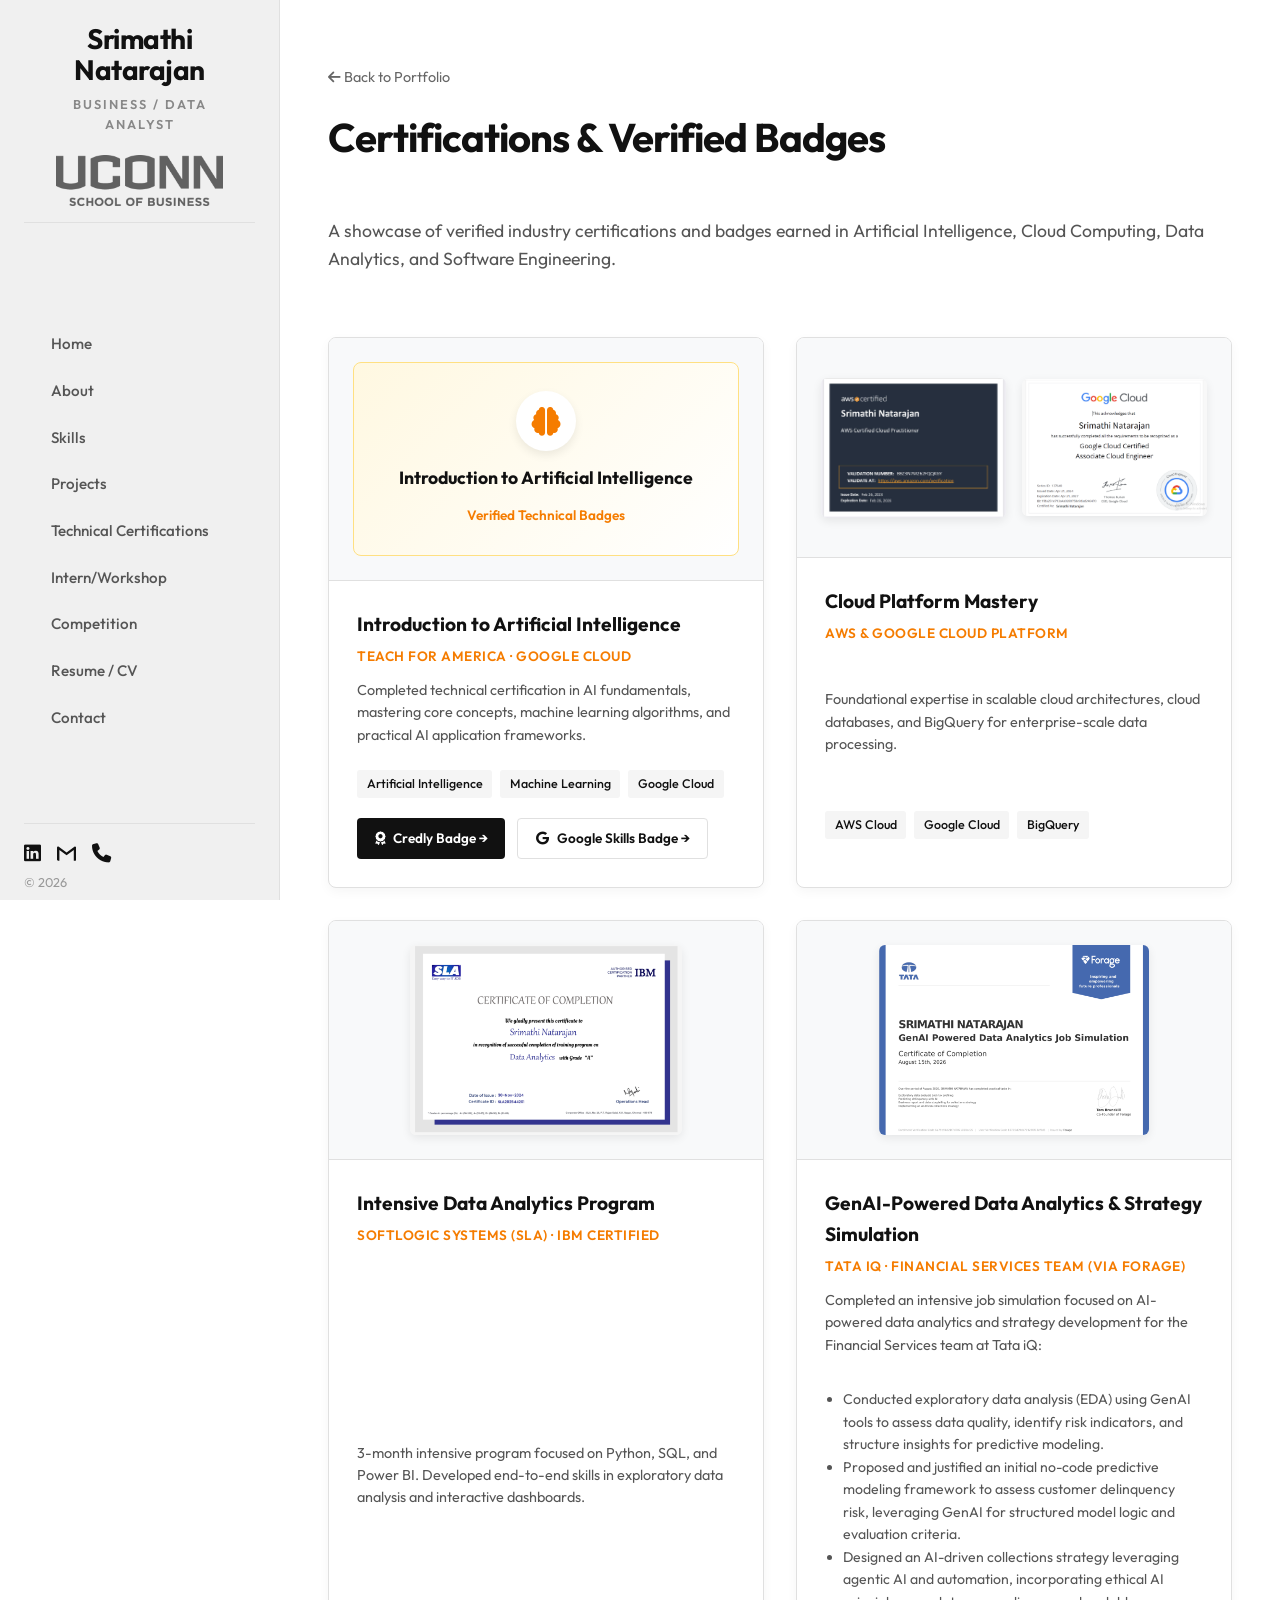
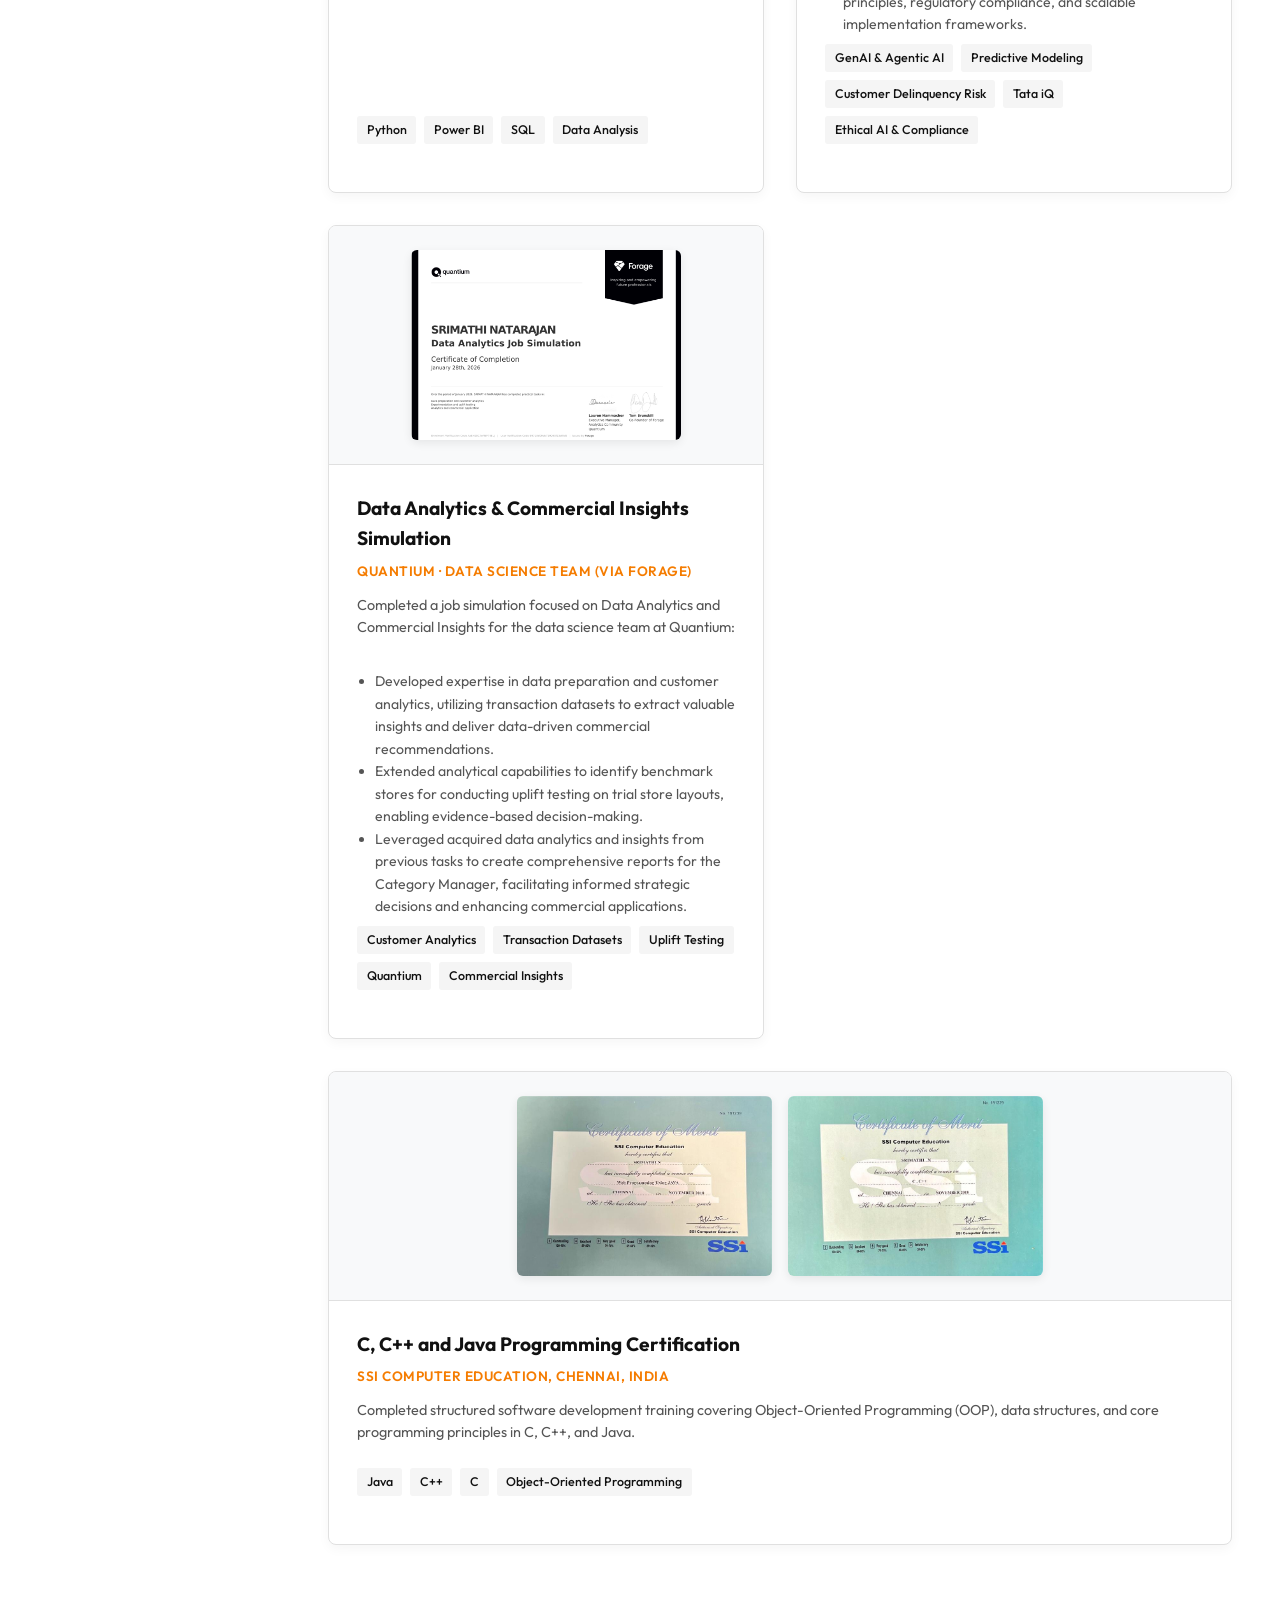
<file: certifications.html>
<!DOCTYPE html>
<html lang="en">

<head>
    <meta charset="UTF-8">
    <meta name="viewport" content="width=device-width, initial-scale=1.0">
    <title>Technical Certifications | Srimathi Natarajan</title>
    <meta name="description"
        content="Technical certifications and verified professional badges earned by Srimathi Natarajan in AI, Cloud, Data Analytics, and Software Engineering.">
    <link rel="preconnect" href="https://fonts.googleapis.com">
    <link rel="preconnect" href="https://fonts.gstatic.com" crossorigin>
    <link href="https://fonts.googleapis.com/css2?family=Outfit:wght@300;400;500;600;700&display=swap" rel="stylesheet">
    <link rel="stylesheet" href="https://cdnjs.cloudflare.com/ajax/libs/font-awesome/6.4.0/css/all.min.css">
    <link rel="stylesheet" href="style.css">
</head>

<body>
    <div class="app-layout">
        <!-- Sidebar Navigation -->
        <aside class="sidebar">
            <div class="sidebar-header">
                <h2>Srimathi Natarajan</h2>
                <p>Business / Data Analyst</p>
                <div class="logo-container">
                    <img src="uconn_business_logo.png" alt="Uconn Business Logo" class="uconn-logo">
                </div>
            </div>

            <nav class="sidebar-nav">
                <a href="index.html#hero" class="nav-link">Home</a>
                <a href="index.html#about" class="nav-link">About</a>
                <a href="index.html#skills" class="nav-link">Skills</a>
                <a href="projects.html" class="nav-link">Projects</a>
                <a href="certifications.html" class="nav-link active">Technical Certifications</a>
                <a href="intern-workshop.html" class="nav-link">Intern/Workshop</a>
                <a href="travelers-case-study.html" class="nav-link">Competition</a>
                <a href="Srimathi_Natarajan_Resume.pdf" target="_blank" class="nav-link"
                    download="Srimathi_Natarajan_Resume">Resume / CV</a>
                <a href="index.html#contact" class="nav-link">Contact</a>
            </nav>

            <div class="sidebar-footer">
                <div class="social-links">
                    <button class="social-btn" data-url="https://www.linkedin.com/in/srimathi-natarajan-424b54169">
                        <i class="fa-brands fa-linkedin"></i>
                    </button>
                    <button class="social-btn"
                        data-url="https://mail.google.com/mail/?view=cm&fs=1&to=srimathi.natarajan23@gmail.com">
                        <svg class="gmail-icon" xmlns="http://www.w3.org/2000/svg" viewBox="0 0 24 24">
                            <path
                                d="M24 4.5v15c0 .85-.65 1.5-1.5 1.5H21V7.39l-9 6.58-9-6.58V21H1.5C.65 21 0 20.35 0 19.5v-15c0-1.17 1.32-1.88 2.26-1.19L12 10.61l9.74-7.3c.94-.69 2.26 0 2.26 1.19z" />
                        </svg>
                    </button>
                    <button class="social-btn" data-url="tel:8607077606">
                        <i class="fa-solid fa-phone"></i>
                    </button>
                </div>
                <p>&copy; 2026</p>
            </div>
        </aside>

        <!-- Mobile Header Toggle -->
        <div class="mobile-toggle-bar">
            <div class="brand">Srimathi</div>
            <button class="menu-toggle"><i class="fa-solid fa-bars"></i></button>
        </div>

        <!-- Main Content -->
        <main class="main-content">
            <section class="section">
                <div class="container">
                    <header class="page-header">
                        <a href="index.html" class="back-link">
                            <i class="fa-solid fa-arrow-left"></i> Back to Portfolio
                        </a>
                        <h1 class="section-title">Certifications &amp; Verified Badges</h1>
                        <p class="section-subtitle">A showcase of verified industry certifications and badges earned in Artificial Intelligence, Cloud Computing, Data Analytics, and Software Engineering.</p>
                    </header>

                    <!-- Certifications Showcase Grid -->
                    <div class="cert-showcase-grid">

                        <!-- 1. AI Certification & Badges -->
                        <div class="cert-visual-card">
                            <div class="cert-media-wrap">
                                <div class="cert-badge-box">
                                    <div class="cert-badge-icon-wrapper">
                                        <i class="fa-solid fa-brain"></i>
                                    </div>
                                    <strong style="font-size: 1.1rem; color: var(--text-black);">Introduction to Artificial Intelligence</strong>
                                    <span style="font-size: 0.85rem; color: #f57c00; font-weight: 600;">Verified Technical Badges</span>
                                </div>
                            </div>
                            <div class="cert-body">
                                <h3>Introduction to Artificial Intelligence</h3>
                                <p class="cert-org">Teach For America &middot; Google Cloud</p>
                                <p>Completed technical certification in AI fundamentals, mastering core concepts, machine learning algorithms, and practical AI application frameworks.</p>
                                <div class="cert-tags">
                                    <span>Artificial Intelligence</span>
                                    <span>Machine Learning</span>
                                    <span>Google Cloud</span>
                                </div>
                                <div class="cert-links">
                                    <a href="https://www.credly.com/badges/fa4dc673-edb9-4916-a87b-080b21020814" target="_blank" rel="noopener noreferrer" class="cert-link-btn">
                                        <i class="fa-solid fa-award"></i> Credly Badge &rarr;
                                    </a>
                                    <a href="https://www.skills.google/public_profiles/f2c7f823-67c6-489e-9fb5-f563c158ccdb/badges/26082432" target="_blank" rel="noopener noreferrer" class="cert-link-btn btn-outline-cert">
                                        <i class="fa-brands fa-google"></i> Google Skills Badge &rarr;
                                    </a>
                                </div>
                            </div>
                        </div>

                        <!-- 2. Cloud Platform Mastery -->
                        <div class="cert-visual-card">
                            <div class="cert-media-wrap">
                                <img src="aws_certification.png" alt="AWS Certified Cloud Practitioner">
                                <img src="gcp_certification.png" alt="Google Cloud Certified Associate Cloud Engineer">
                            </div>
                            <div class="cert-body">
                                <h3>Cloud Platform Mastery</h3>
                                <p class="cert-org">AWS &amp; Google Cloud Platform</p>
                                <p>Foundational expertise in scalable cloud architectures, cloud databases, and BigQuery for enterprise-scale data processing.</p>
                                <div class="cert-tags">
                                    <span>AWS Cloud</span>
                                    <span>Google Cloud</span>
                                    <span>BigQuery</span>
                                </div>
                            </div>
                        </div>

                        <!-- 3. Data Analytics Program -->
                        <div class="cert-visual-card">
                            <div class="cert-media-wrap">
                                <img src="data_analytics_cert.png" alt="Data Analytics Certificate" class="single-cert-img">
                            </div>
                            <div class="cert-body">
                                <h3>Intensive Data Analytics Program</h3>
                                <p class="cert-org">Softlogic Systems (SLA) &middot; IBM Certified</p>
                                <p>3-month intensive program focused on Python, SQL, and Power BI. Developed end-to-end skills in exploratory data analysis and interactive dashboards.</p>
                                <div class="cert-tags">
                                    <span>Python</span>
                                    <span>Power BI</span>
                                    <span>SQL</span>
                                    <span>Data Analysis</span>
                                </div>
                            </div>
                        </div>

                        <!-- 4. Tata iQ AI Data Analytics Job Simulation -->
                        <div class="cert-visual-card">
                            <div class="cert-media-wrap">
                                <img src="tata_iq_genai_certificate.png" alt="Tata iQ GenAI Powered Data Analytics Job Simulation Certificate" class="single-cert-img">
                            </div>
                            <div class="cert-body">
                                <h3>GenAI-Powered Data Analytics &amp; Strategy Simulation</h3>
                                <p class="cert-org">Tata iQ &middot; Financial Services Team (via Forage)</p>
                                <p>Completed an intensive job simulation focused on AI-powered data analytics and strategy development for the Financial Services team at Tata iQ:</p>
                                <ul style="margin: 0.5rem 0; padding-left: 1.1rem; font-size: 0.88rem; color: var(--text-grey);">
                                    <li>Conducted exploratory data analysis (EDA) using GenAI tools to assess data quality, identify risk indicators, and structure insights for predictive modeling.</li>
                                    <li>Proposed and justified an initial no-code predictive modeling framework to assess customer delinquency risk, leveraging GenAI for structured model logic and evaluation criteria.</li>
                                    <li>Designed an AI-driven collections strategy leveraging agentic AI and automation, incorporating ethical AI principles, regulatory compliance, and scalable implementation frameworks.</li>
                                </ul>
                                <div class="cert-tags">
                                    <span>GenAI &amp; Agentic AI</span>
                                    <span>Predictive Modeling</span>
                                    <span>Customer Delinquency Risk</span>
                                    <span>Tata iQ</span>
                                    <span>Ethical AI &amp; Compliance</span>
                                </div>
                            </div>
                        </div>

                        <!-- 5. Quantium Data Analytics Job Simulation -->
                        <div class="cert-visual-card">
                            <div class="cert-media-wrap">
                                <img src="quantium_data_analytics_certificate.png" alt="Quantium Data Analytics Job Simulation Certificate" class="single-cert-img">
                            </div>
                            <div class="cert-body">
                                <h3>Data Analytics &amp; Commercial Insights Simulation</h3>
                                <p class="cert-org">Quantium &middot; Data Science Team (via Forage)</p>
                                <p>Completed a job simulation focused on Data Analytics and Commercial Insights for the data science team at Quantium:</p>
                                <ul style="margin: 0.5rem 0; padding-left: 1.1rem; font-size: 0.88rem; color: var(--text-grey);">
                                    <li>Developed expertise in data preparation and customer analytics, utilizing transaction datasets to extract valuable insights and deliver data-driven commercial recommendations.</li>
                                    <li>Extended analytical capabilities to identify benchmark stores for conducting uplift testing on trial store layouts, enabling evidence-based decision-making.</li>
                                    <li>Leveraged acquired data analytics and insights from previous tasks to create comprehensive reports for the Category Manager, facilitating informed strategic decisions and enhancing commercial applications.</li>
                                </ul>
                                <div class="cert-tags">
                                    <span>Customer Analytics</span>
                                    <span>Transaction Datasets</span>
                                    <span>Uplift Testing</span>
                                    <span>Quantium</span>
                                    <span>Commercial Insights</span>
                                </div>
                            </div>
                        </div>

                        <!-- 5. Programming Certification -->
                        <div class="cert-visual-card" style="grid-column: span 2;">
                            <div class="cert-media-wrap">
                                <img src="java_certification.png" alt="Java Programming Certificate">
                                <img src="cpp_certification.png" alt="C/C++ Programming Certificate">
                            </div>
                            <div class="cert-body">
                                <h3>C, C++ and Java Programming Certification</h3>
                                <p class="cert-org">SSI Computer Education, Chennai, India</p>
                                <p>Completed structured software development training covering Object-Oriented Programming (OOP), data structures, and core programming principles in C, C++, and Java.</p>
                                <div class="cert-tags">
                                    <span>Java</span>
                                    <span>C++</span>
                                    <span>C</span>
                                    <span>Object-Oriented Programming</span>
                                </div>
                            </div>
                        </div>

                    </div>
                </div>
            </section>
        </main>
    </div>
    <script src="script.js"></script>
</body>

</html>
</file>
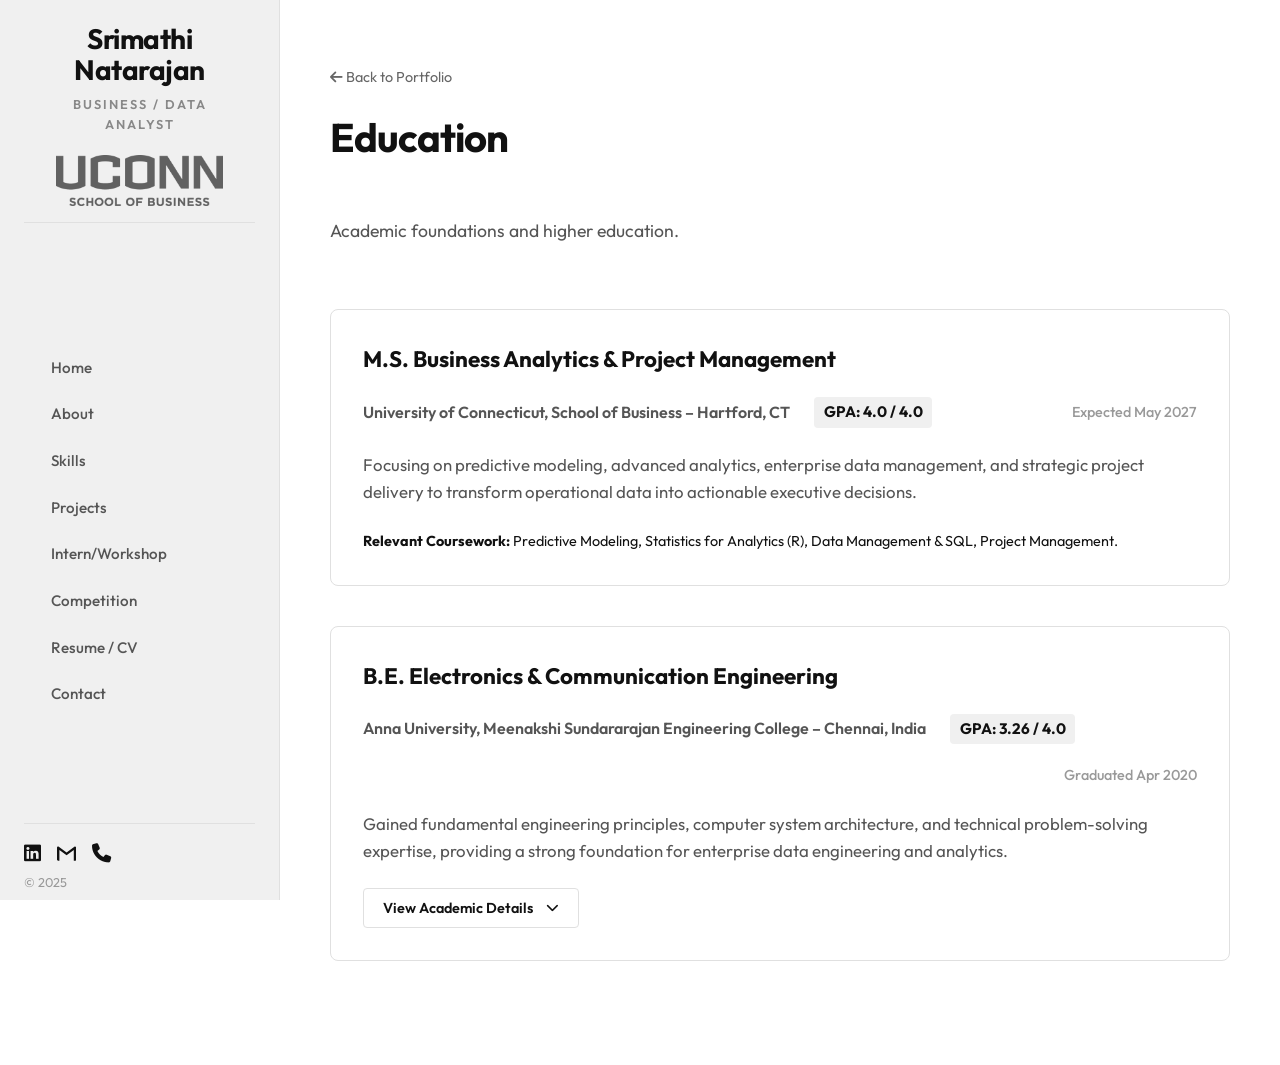
<file: education.html>
<!DOCTYPE html>
<html lang="en">

<head>
    <meta charset="UTF-8">
    <meta name="viewport" content="width=device-width, initial-scale=1.0">
    <title>Education | Srimathi Natarajan</title>
    <meta name="description" content="Educational background of Srimathi Natarajan.">
    <link rel="preconnect" href="https://fonts.googleapis.com">
    <link rel="preconnect" href="https://fonts.gstatic.com" crossorigin>
    <link href="https://fonts.googleapis.com/css2?family=Outfit:wght@300;400;500;600;700&display=swap" rel="stylesheet">
    <link rel="stylesheet" href="https://cdnjs.cloudflare.com/ajax/libs/font-awesome/6.4.0/css/all.min.css">
    <link rel="stylesheet" href="style.css">
</head>

<body>
    <div class="app-layout">
        <!-- Sidebar Navigation -->
        <aside class="sidebar">
            <div class="sidebar-header">
                <h2>Srimathi Natarajan</h2>
                <p>Business / Data Analyst</p>
                <div class="logo-container">
                    <img src="uconn_business_logo.png" alt="Uconn Business Logo" class="uconn-logo">
                </div>
            </div>

            <nav class="sidebar-nav">
                <a href="index.html#hero" class="nav-link">Home</a>
                <a href="index.html#about" class="nav-link">About</a>
                <a href="index.html#skills" class="nav-link">Skills</a>
                <a href="projects.html" class="nav-link">Projects</a>
                <a href="intern-workshop.html" class="nav-link">Intern/Workshop</a>
                <a href="travelers-case-study.html" class="nav-link">Competition</a>
                <a href="Srimathi_Natarajan_Resume.pdf" target="_blank" class="nav-link"
                    download="Srimathi_Natarajan_Resume">Resume / CV</a>
                <a href="index.html#contact" class="nav-link">Contact</a>
            </nav>

            <div class="sidebar-footer">
                <div class="social-links">
                    <button class="social-btn" data-url="https://www.linkedin.com/in/srimathi-natarajan-424b54169">
                        <i class="fa-brands fa-linkedin"></i>
                    </button>
                    <button class="social-btn"
                        data-url="https://mail.google.com/mail/?view=cm&fs=1&to=srimathi.natarajan23@gmail.com">
                        <svg class="gmail-icon" xmlns="http://www.w3.org/2000/svg" viewBox="0 0 24 24">
                            <path
                                d="M24 4.5v15c0 .85-.65 1.5-1.5 1.5H21V7.39l-9 6.58-9-6.58V21H1.5C.65 21 0 20.35 0 19.5v-15c0-1.17 1.32-1.88 2.26-1.19L12 10.61l9.74-7.3c.94-.69 2.26 0 2.26 1.19z" />
                        </svg>
                    </button>
                    <button class="social-btn" data-url="tel:8607077606">
                        <i class="fa-solid fa-phone"></i>
                    </button>
                </div>
                <p>&copy; 2025</p>
            </div>
        </aside>

        <!-- Mobile Header Toggle -->
        <div class="mobile-toggle-bar">
            <div class="brand">Srimathi</div>
            <button class="menu-toggle"><i class="fa-solid fa-bars"></i></button>
        </div>

        <!-- Main Content -->
        <main class="main-content">
            <section class="section">
                <div class="container">
                    <header class="page-header">
                        <a href="index.html" class="back-link">
                            <i class="fa-solid fa-arrow-left"></i> Back to Portfolio
                        </a>
                        <h1 class="section-title">Education</h1>
                        <p class="section-subtitle">Academic foundations and higher education.</p>
                    </header>

                    <div class="summary-container">
                        <div class="summary-item">
                            <div class="summary-header">
                                <h3 class="summary-role">M.S. Business Analytics &amp; Project Management</h3>
                                <div class="summary-org-row">
                                    <span class="summary-org">University of Connecticut, School of Business – Hartford, CT</span>
                                    <span class="summary-grade">GPA: 4.0 / 4.0</span>
                                </div>
                                <span class="summary-period">Expected May 2027</span>
                            </div>
                            <p class="summary-desc">Focusing on predictive modeling, advanced analytics, enterprise data management, and strategic project delivery to transform operational data into actionable executive decisions.</p>
                            <p style="font-size: 0.9rem; color: var(--text-black); margin-top: 0.5rem;"><strong>Relevant Coursework:</strong> Predictive Modeling, Statistics for Analytics (R), Data Management &amp; SQL, Project Management.</p>
                        </div>
                        <div class="summary-item">
                            <div class="summary-header">
                                <h3 class="summary-role">B.E. Electronics &amp; Communication Engineering</h3>
                                <div class="summary-org-row">
                                    <span class="summary-org">Anna University, Meenakshi Sundararajan Engineering College – Chennai, India</span>
                                    <span class="summary-grade">GPA: 3.26 / 4.0</span>
                                </div>
                                <span class="summary-period">Graduated Apr 2020</span>
                            </div>
                            <p class="summary-desc">Gained fundamental engineering principles, computer system architecture, and technical problem-solving expertise, providing a strong foundation for enterprise data engineering and analytics.</p>

                            <button class="details-toggle-btn" aria-expanded="false">
                                <span>View Academic Details</span>
                                <i class="fa-solid fa-chevron-down"></i>
                            </button>

                            <div class="summary-details-collapsible">
                                <div class="summary-details">
                                    <p><strong>Papers:</strong> Evolution of Mobile Communications | Sniffers | Digital Jewellery.</p>
                                    <p><strong>Projects:</strong> Smart Car Parking System | Re-distribution of Dynamic Routing Protocols in IPv4 &amp; IPv6.</p>
                                    <p><strong>Leadership:</strong> Graphic Design Team Co-ordinator for College Symposium &amp; Elected Class Representative (Year 3 &amp; 4).</p>
                                </div>
                            </div>
                        </div>
                    </div>
                </div>
            </section>
        </main>
    </div>
    <script src="script.js"></script>
</body>

</html>
</file>
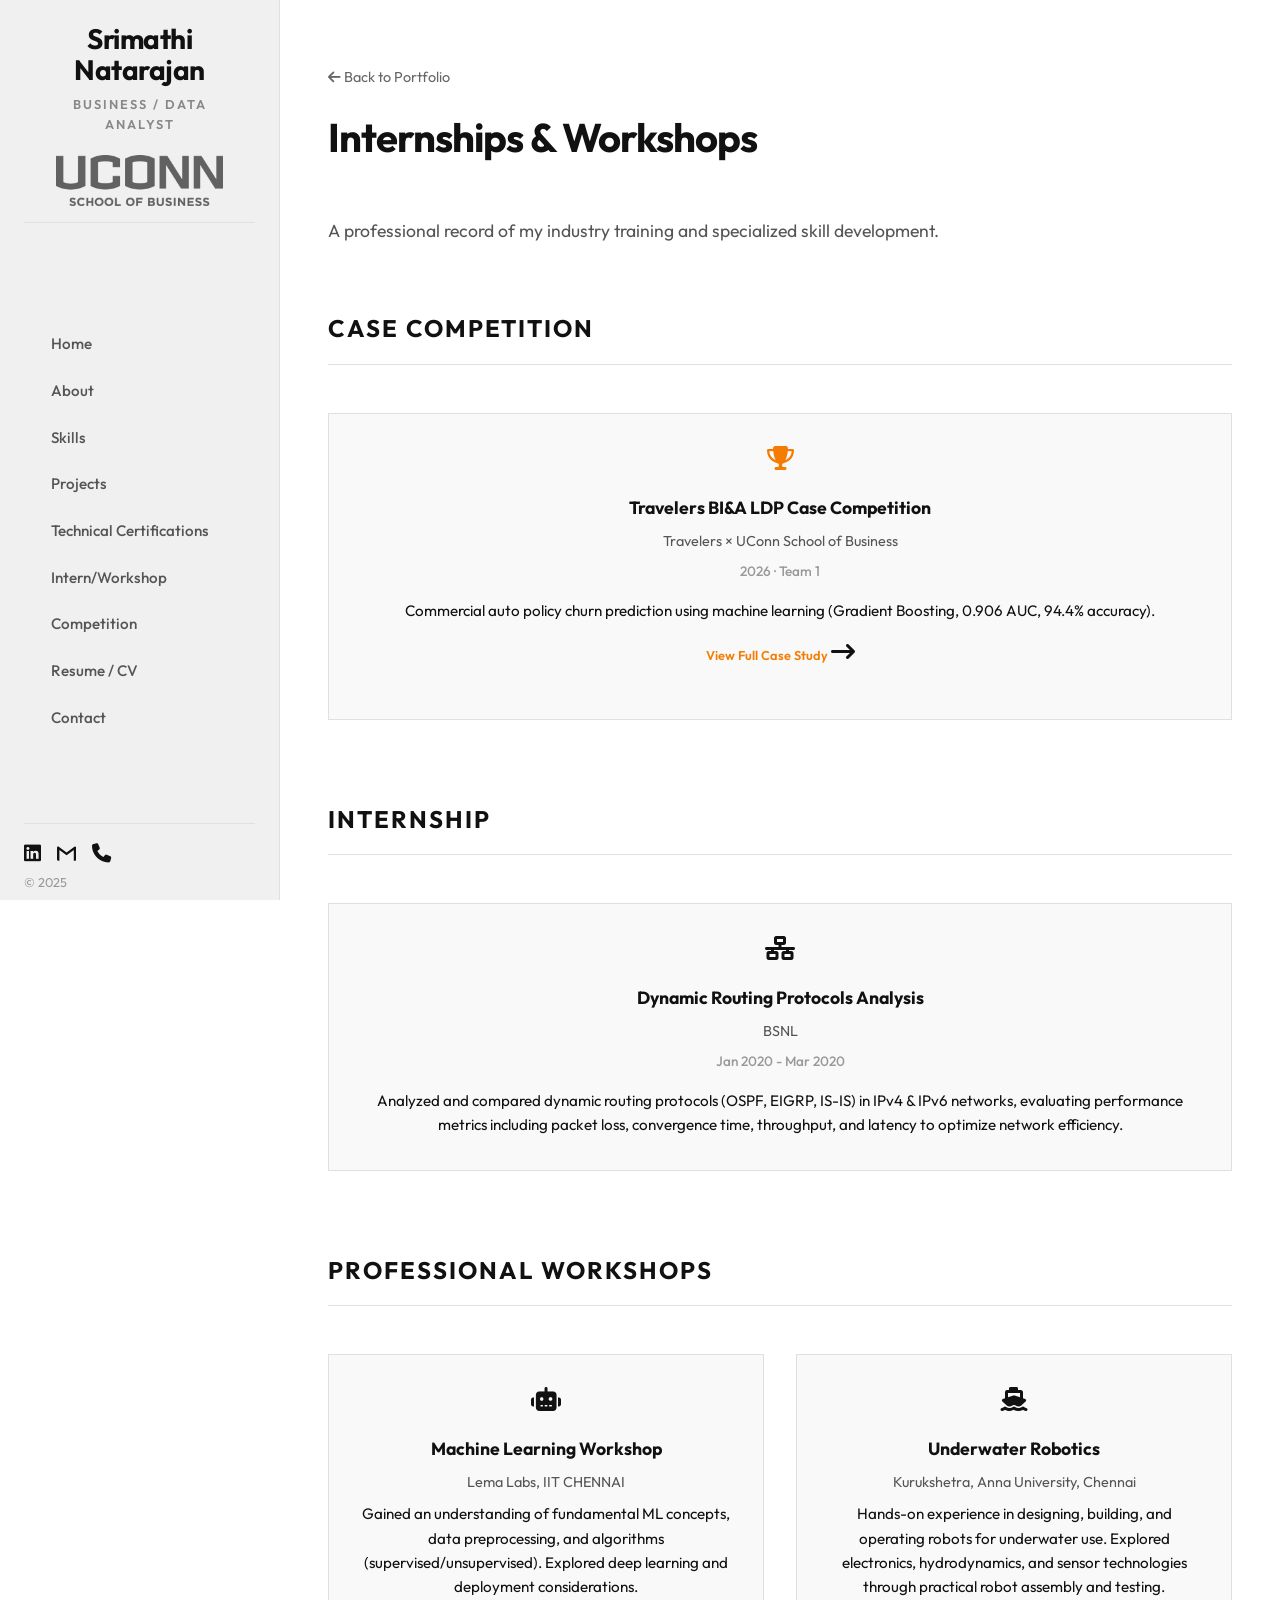
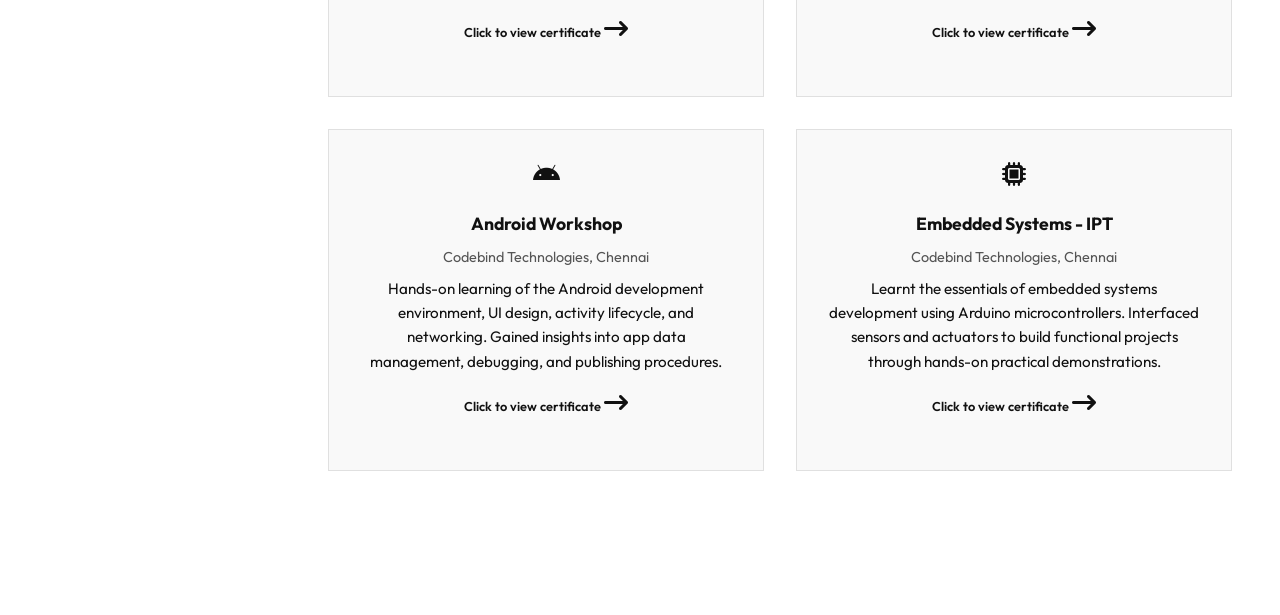
<file: intern-workshop.html>
<!DOCTYPE html>
<html lang="en">

<head>
    <meta charset="UTF-8">
    <meta name="viewport" content="width=device-width, initial-scale=1.0">
    <title>Internships & Workshops | Srimathi Natarajan</title>
    <meta name="description"
        content="Detailed overview of Srimathi Natarajan's internships and professional workshops.">
    <link rel="preconnect" href="https://fonts.googleapis.com">
    <link rel="preconnect" href="https://fonts.gstatic.com" crossorigin>
    <link href="https://fonts.googleapis.com/css2?family=Outfit:wght@300;400;500;600;700&display=swap" rel="stylesheet">
    <link rel="stylesheet" href="https://cdnjs.cloudflare.com/ajax/libs/font-awesome/6.4.0/css/all.min.css">
    <link rel="stylesheet" href="style.css">
</head>

<body>
    <div class="app-layout">
        <!-- Sidebar -->
        <aside class="sidebar">
            <div class="sidebar-header">
                <h2>Srimathi Natarajan</h2>
                <p>Business / Data Analyst</p>
                <div class="logo-container">
                    <img src="uconn_business_logo.png" alt="Uconn Business Logo" class="uconn-logo">
                </div>
            </div>

            <nav class="sidebar-nav">
                <a href="index.html#hero" class="nav-link">Home</a>
                <a href="index.html#about" class="nav-link">About</a>
                <a href="index.html#skills" class="nav-link">Skills</a>
                <a href="projects.html" class="nav-link">Projects</a>
                <a href="certifications.html" class="nav-link">Technical Certifications</a>
                <a href="intern-workshop.html" class="nav-link active">Intern/Workshop</a>
                <a href="travelers-case-study.html" class="nav-link">Competition</a>
                <a href="Srimathi_Natarajan_Resume.pdf" target="_blank" class="nav-link"
                    download="Srimathi_Natarajan_Resume">Resume / CV</a>
                <a href="index.html#contact" class="nav-link">Contact</a>
            </nav>

            <div class="sidebar-footer">
                <div class="social-links">
                    <button class="social-btn" data-url="https://www.linkedin.com/in/srimathi-natarajan-424b54169">
                        <i class="fa-brands fa-linkedin"></i>
                    </button>
                    <button class="social-btn"
                        data-url="https://mail.google.com/mail/?view=cm&fs=1&to=srimathi.natarajan23@gmail.com">
                        <svg class="gmail-icon" xmlns="http://www.w3.org/2000/svg" viewBox="0 0 24 24">
                            <path
                                d="M24 4.5v15c0 .85-.65 1.5-1.5 1.5H21V7.39l-9 6.58-9-6.58V21H1.5C.65 21 0 20.35 0 19.5v-15c0-1.17 1.32-1.88 2.26-1.19L12 10.61l9.74-7.3c.94-.69 2.26 0 2.26 1.19z" />
                        </svg>
                    </button>
                    <button class="social-btn" data-url="tel:8607077606">
                        <i class="fa-solid fa-phone"></i>
                    </button>
                </div>
                <p>&copy; 2025</p>
            </div>
        </aside>

        <!-- Mobile Header Toggle -->
        <div class="mobile-toggle-bar">
            <div class="brand">Srimathi</div>
            <button class="menu-toggle"><i class="fa-solid fa-bars"></i></button>
        </div>

        <!-- Main Content -->
        <main class="main-content">
            <section class="section">
                <div class="container overflow-hidden">
                    <header class="page-header">
                        <a href="index.html" class="back-link">
                            <i class="fa-solid fa-arrow-left"></i> Back to Portfolio
                        </a>
                        <h1 class="section-title">Internships & Workshops</h1>
                        <p class="section-subtitle">A professional record of my industry training and specialized skill
                            development.</p>
                    </header>



                    <!-- Case Competition Section -->
                    <div class="experience-group">
                        <h2 class="group-title">Case Competition</h2>

                        <div class="workshop-grid">
                            <div class="workshop-card internship-card" onclick="window.location.href='travelers-case-study.html'" style="cursor: pointer;">
                                <i class="fa-solid fa-trophy" style="color: #f57c00;"></i>
                                <h3>Travelers BI&amp;A LDP Case Competition</h3>
                                <p class="organization">Travelers &times; UConn School of Business</p>
                                <p class="period">2026 &middot; Team 1</p>
                                <p class="description">Commercial auto policy churn prediction using machine learning (Gradient Boosting, 0.906 AUC, 94.4% accuracy).</p>
                                <p style="font-size: 0.8rem; margin-top: 1rem; color: #f57c00; font-weight: 600;">
                                    View Full Case Study <i class="fa-solid fa-arrow-right-long"></i></p>
                            </div>
                        </div>
                    </div>

                    <!-- Internship Section -->
                    <div class="experience-group">
                        <h2 class="group-title">Internship</h2>

                        <div class="workshop-grid">
                            <div class="workshop-card internship-card">
                                <i class="fa-solid fa-network-wired"></i>
                                <h3>Dynamic Routing Protocols Analysis</h3>
                                <p class="organization">BSNL</p>
                                <p class="period">Jan 2020 - Mar 2020</p>
                                <p class="description">Analyzed and compared dynamic routing protocols (OSPF, EIGRP,
                                    IS-IS) in IPv4 & IPv6 networks, evaluating performance metrics including packet
                                    loss, convergence time, throughput, and latency to optimize network efficiency.</p>
                            </div>
                        </div>
                    </div>

                    <!-- Workshop Section -->
                    <div class="experience-group">
                        <h2 class="group-title">Professional Workshops</h2>
                        <div class="workshop-grid">
                            <div class="workshop-card" id="ml-workshop-card" style="cursor: pointer;">
                                <i class="fa-solid fa-robot"></i>
                                <h3>Machine Learning Workshop</h3>
                                <p class="organization">Lema Labs, IIT CHENNAI</p>
                                <p class="description">Gained an understanding of fundamental ML concepts, data
                                    preprocessing, and algorithms (supervised/unsupervised). Explored deep learning and
                                    deployment considerations.</p>
                                <p
                                    style="font-size: 0.8rem; margin-top: 1rem; color: var(--text-black); font-weight: 600;">
                                    Click to view certificate <i class="fa-solid fa-arrow-right-long"></i></p>
                            </div>

                            <div class="workshop-card" id="underwater-robotics-card" style="cursor: pointer;">
                                <i class="fa-solid fa-ship"></i>
                                <h3>Underwater Robotics</h3>
                                <p class="organization">Kurukshetra, Anna University, Chennai</p>
                                <p class="description">Hands-on experience in designing, building, and operating robots
                                    for underwater use. Explored electronics, hydrodynamics, and sensor technologies
                                    through practical robot assembly and testing.</p>
                                <p
                                    style="font-size: 0.8rem; margin-top: 1rem; color: var(--text-black); font-weight: 600;">
                                    Click to view certificate <i class="fa-solid fa-arrow-right-long"></i></p>
                            </div>

                            <div class="workshop-card" id="android-workshop-card" style="cursor: pointer;">
                                <i class="fa-brands fa-android"></i>
                                <h3>Android Workshop</h3>
                                <p class="organization">Codebind Technologies, Chennai</p>
                                <p class="description">Hands-on learning of the Android development environment, UI
                                    design, activity lifecycle, and networking. Gained insights into app data
                                    management, debugging, and publishing procedures.</p>
                                <p
                                    style="font-size: 0.8rem; margin-top: 1rem; color: var(--text-black); font-weight: 600;">
                                    Click to view certificate <i class="fa-solid fa-arrow-right-long"></i></p>
                            </div>

                            <div class="workshop-card" id="embedded-workshop-card" style="cursor: pointer;">
                                <i class="fa-solid fa-microchip"></i>
                                <h3>Embedded Systems - IPT</h3>
                                <p class="organization">Codebind Technologies, Chennai</p>
                                <p class="description">Learnt the essentials of embedded systems development using
                                    Arduino microcontrollers. Interfaced sensors and actuators to build functional
                                    projects through hands-on practical demonstrations.</p>
                                <p
                                    style="font-size: 0.8rem; margin-top: 1rem; color: var(--text-black); font-weight: 600;">
                                    Click to view certificate <i class="fa-solid fa-arrow-right-long"></i></p>
                            </div>

                        </div>
                    </div>
                </div>
            </section>
        </main>
    </div>

    <!-- Certification Modal -->
    <div id="cert-modal" class="modal">
        <div class="modal-content">
            <span class="close-modal">&times;</span>
            <h2 class="section-title">Cloud Certifications</h2>
            <div class="cert-container">
                <div class="cert-item">
                    <img src="aws_certification.png" alt="AWS Certified Cloud Practitioner" class="cert-image">
                </div>
                <div class="cert-item">
                    <img src="gcp_certification.png" alt="Google Cloud Certified Associate Cloud Engineer"
                        class="cert-image">
                </div>
            </div>
        </div>
    </div>

    <!-- Data Analytics Modal -->
    <div id="data-cert-modal" class="modal">
        <div class="modal-content">
            <span class="close-modal" id="close-data-modal">&times;</span>
            <h2 class="section-title">Data Analytics Certification</h2>
            <div class="cert-container">
                <div class="cert-item">
                    <img src="data_analytics_cert.png" alt="Data Analytics Certificate" class="cert-image">
                </div>
            </div>
        </div>
    </div>

    <!-- SSI Programming Modal -->
    <div id="programming-cert-modal" class="modal">
        <div class="modal-content">
            <span class="close-modal" id="close-programming-modal">&times;</span>
            <h2 class="section-title">Programming Certifications</h2>
            <div class="cert-container">
                <div class="cert-item">
                    <img src="java_certification.png" alt="Java Programming Certificate" class="cert-image">
                </div>
                <div class="cert-item">
                    <img src="cpp_certification.png" alt="C/C++ Programming Certificate" class="cert-image">
                </div>
            </div>
        </div>
    </div>

    <!-- ML Workshop Modal -->
    <div id="ml-cert-modal" class="modal">
        <div class="modal-content">
            <span class="close-modal" id="close-ml-modal">&times;</span>
            <h2 class="section-title">Machine Learning Certificate</h2>
            <div class="cert-container">
                <div class="cert-item">
                    <img src="ml_workshop_cert.png" alt="ML Workshop Certificate" class="cert-image">
                </div>
            </div>
        </div>
    </div>

    <!-- Underwater Robotics Modal -->
    <div id="underwater-robotics-modal" class="modal">
        <div class="modal-content">
            <span class="close-modal" id="close-underwater-modal">&times;</span>
            <h2 class="section-title">Underwater Robotics Certificate</h2>
            <div class="cert-container">
                <div class="cert-item">
                    <img src="underwater_robotics_cert.png" alt="Underwater Robotics Certificate" class="cert-image">
                </div>
            </div>
        </div>
    </div>

    <!-- Android Workshop Modal -->
    <div id="android-cert-modal" class="modal">
        <div class="modal-content">
            <span class="close-modal" id="close-android-modal">&times;</span>
            <h2 class="section-title">Android Development Certificate</h2>
            <div class="cert-container">
                <div class="cert-item">
                    <img src="android_workshop_cert.png" alt="Android Workshop Certificate" class="cert-image">
                </div>
            </div>
        </div>
    </div>

    <!-- Embedded Systems Modal -->
    <div id="embedded-cert-modal" class="modal">
        <div class="modal-content">
            <span class="close-modal" id="close-embedded-modal">&times;</span>
            <h2 class="section-title">Embedded Systems Certificate</h2>
            <div class="cert-container">
                <div class="cert-item">
                    <img src="embedded_systems_cert.png" alt="Embedded Systems Certificate" class="cert-image">
                </div>
            </div>
        </div>
    </div>

    <script src="script.js"></script>
</body>

</html>
</file>
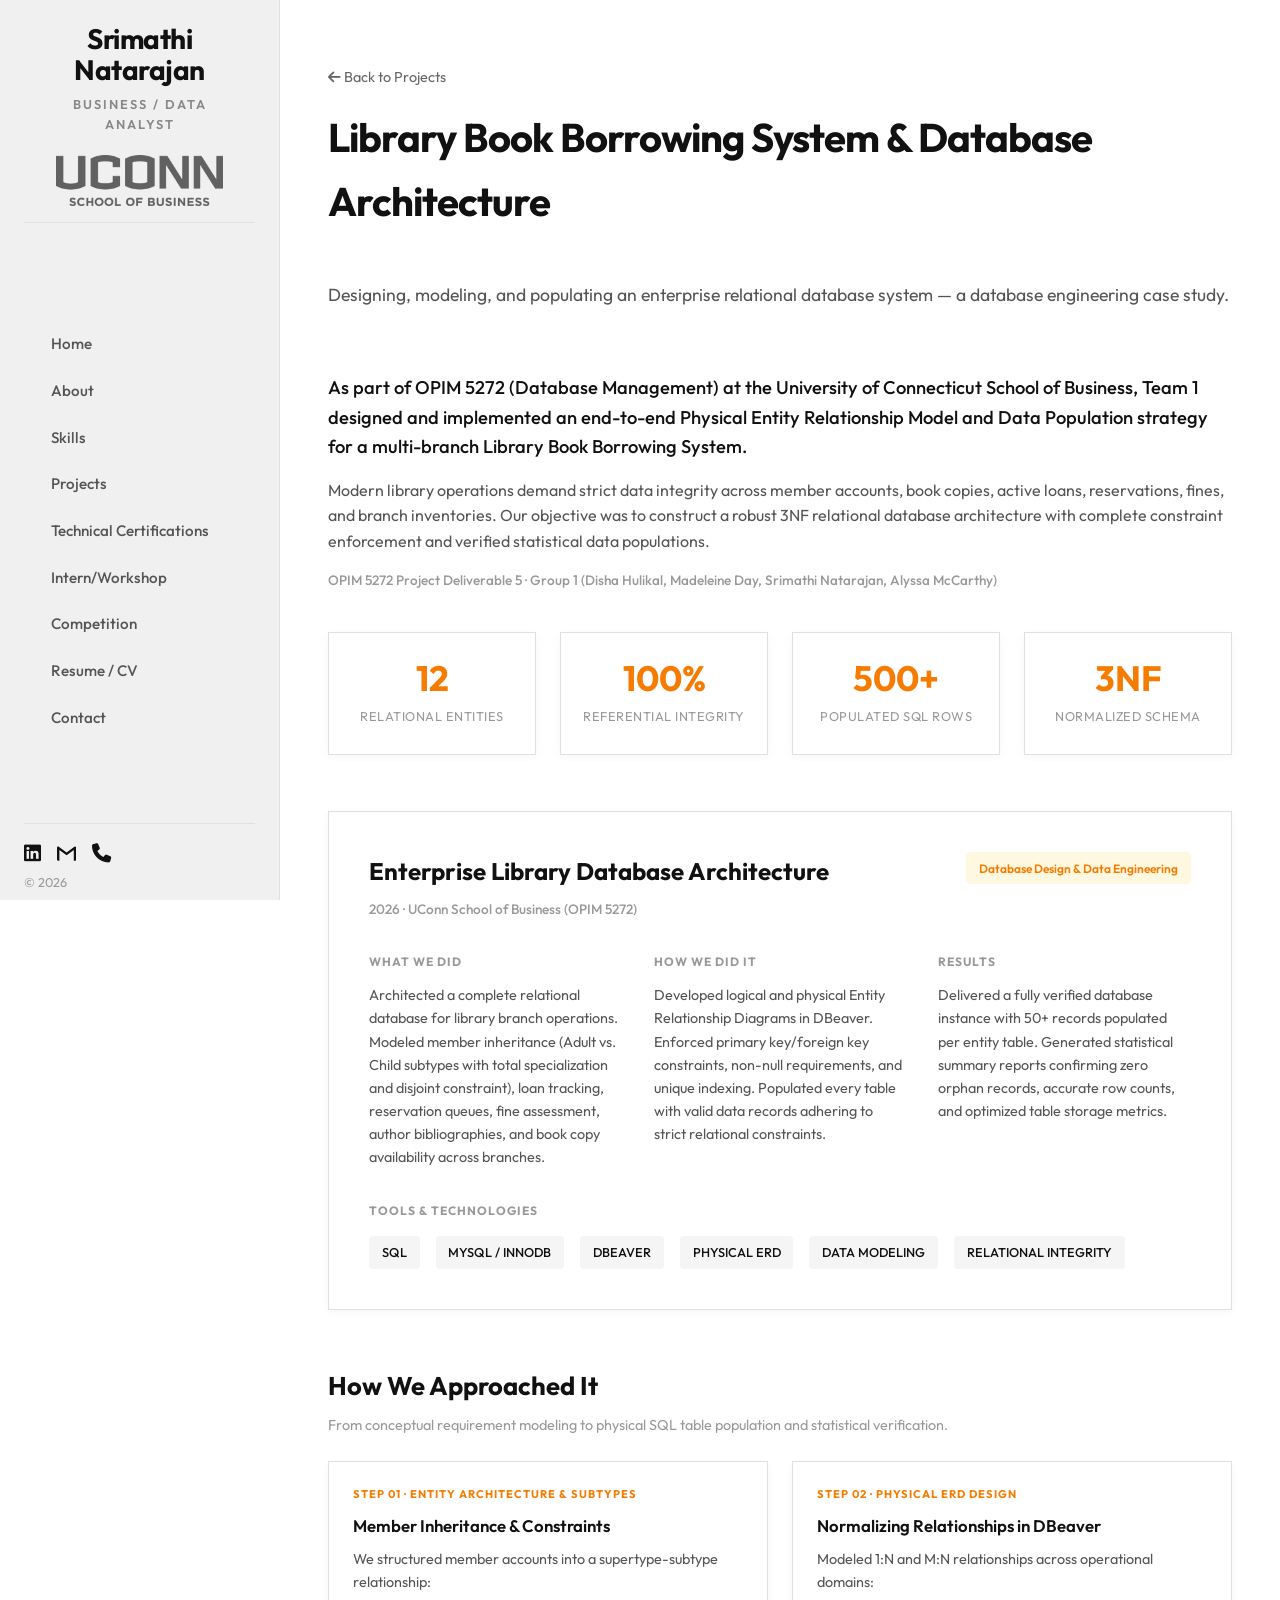
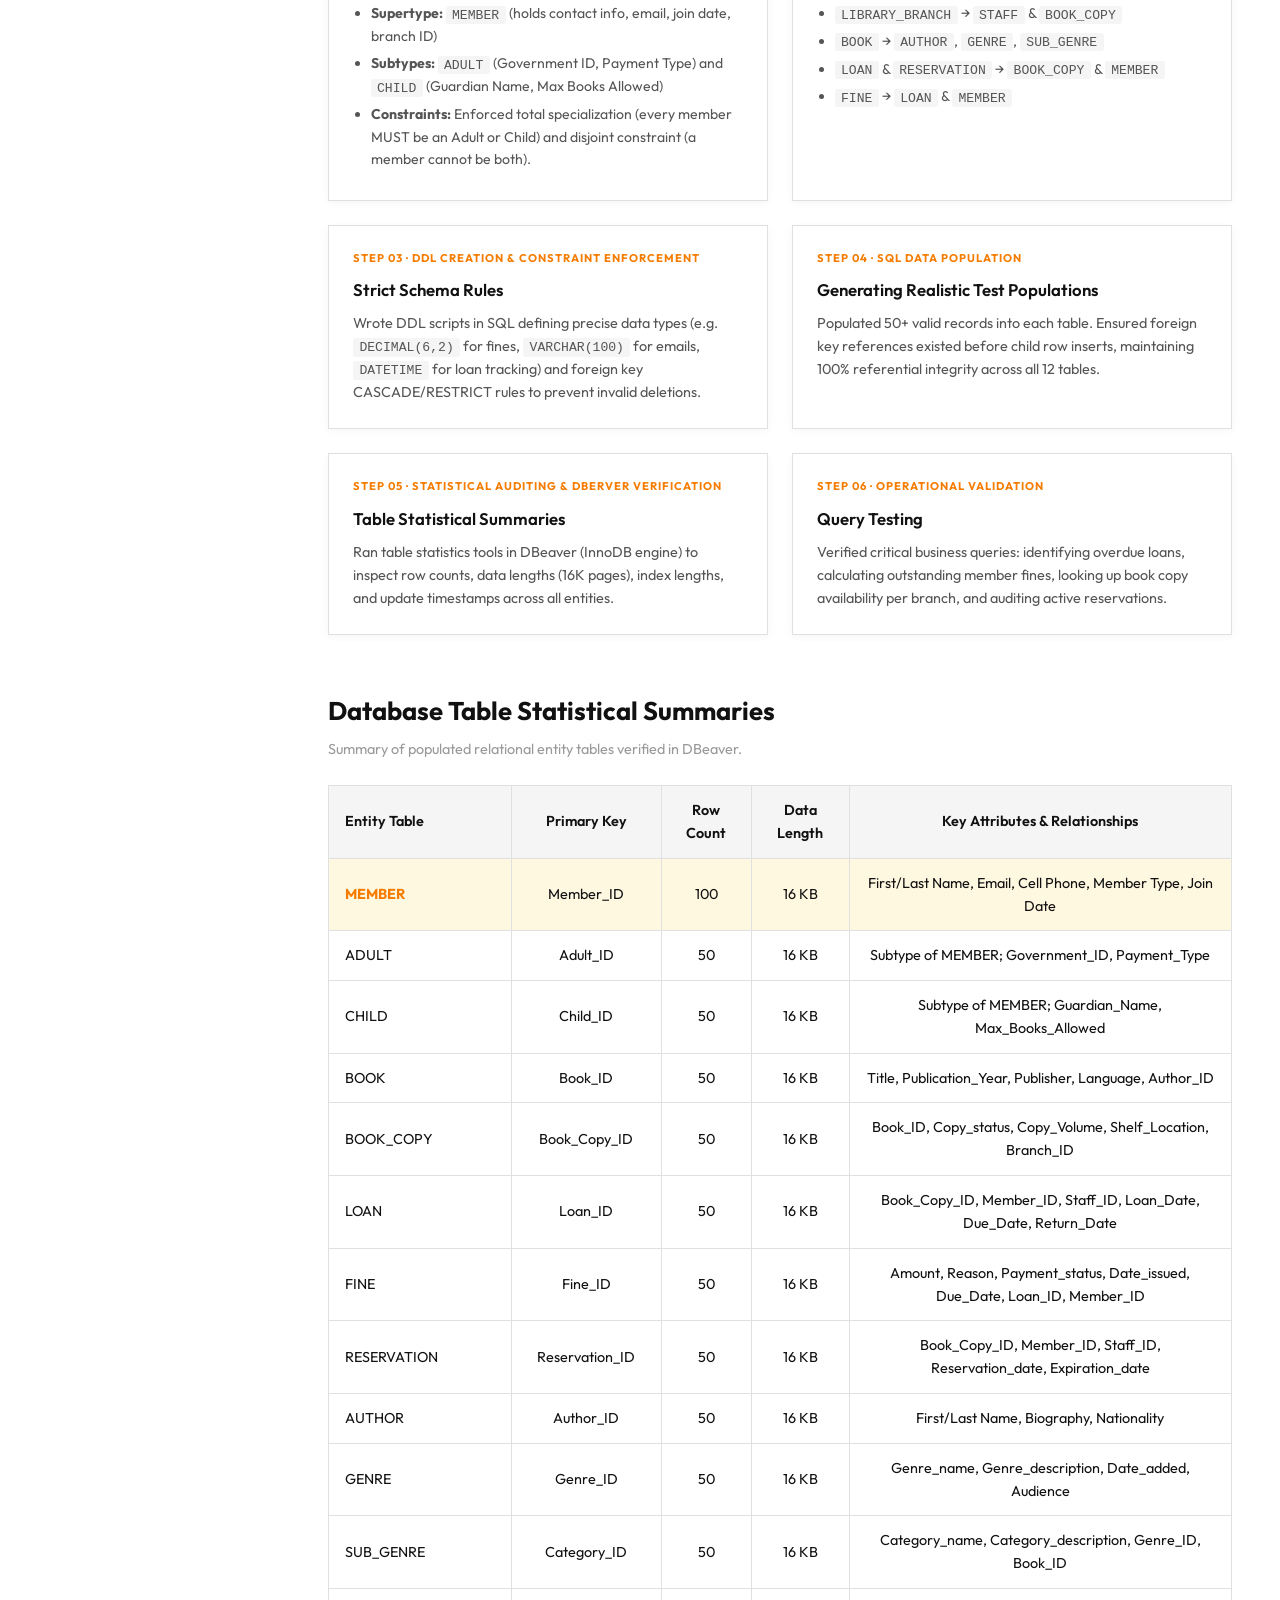
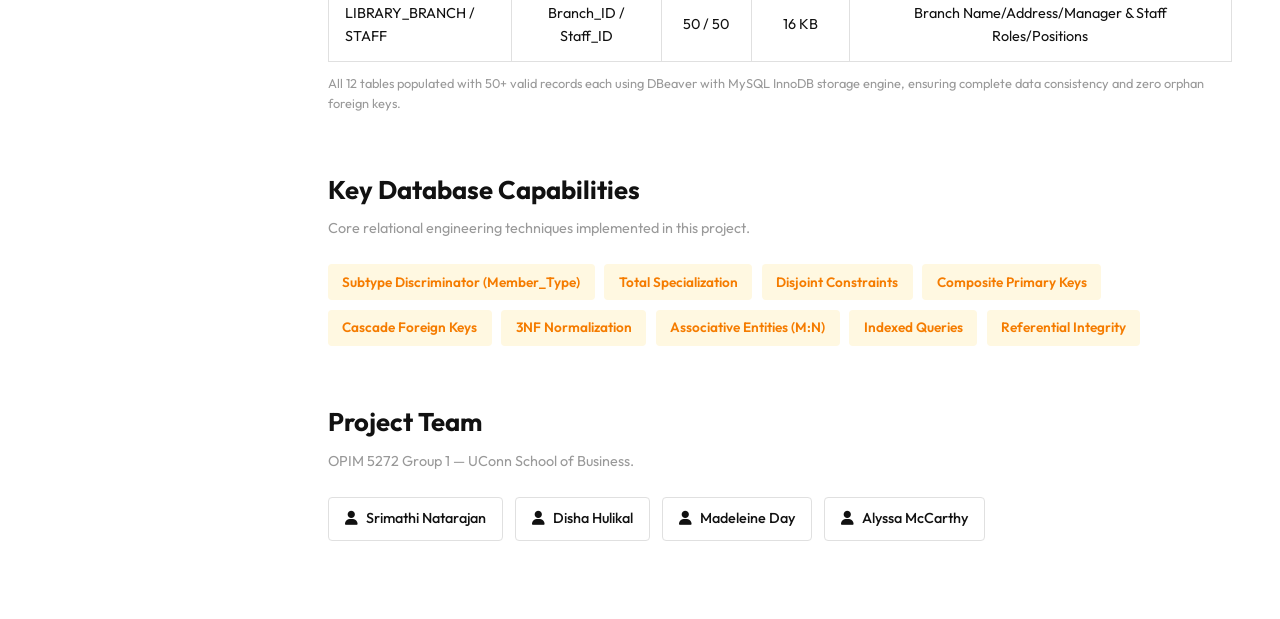
<file: library-database-case-study.html>
<!DOCTYPE html>
<html lang="en">

<head>
    <meta charset="UTF-8">
    <meta name="viewport" content="width=device-width, initial-scale=1.0">
    <title>Library Book Borrowing System | Srimathi Natarajan</title>
    <meta name="description"
        content="Enterprise Relational Database Architecture & Data Population case study — UConn OPIM 5272 Database Management, by Srimathi Natarajan & Team 1.">
    <link rel="preconnect" href="https://fonts.googleapis.com">
    <link rel="preconnect" href="https://fonts.gstatic.com" crossorigin>
    <link href="https://fonts.googleapis.com/css2?family=Outfit:wght@300;400;500;600;700&display=swap"
        rel="stylesheet">
    <link rel="stylesheet" href="https://cdnjs.cloudflare.com/ajax/libs/font-awesome/6.4.0/css/all.min.css">
    <link rel="stylesheet" href="style.css">

    <!-- Scoped styles for this case-study page. Reuses existing colors, font, and card look. -->
    <style>
        .case-intro { max-width: 900px; margin-bottom: 2.5rem; }
        .case-intro .lead { font-size: 1.15rem; color: var(--text-black); font-weight: 500; margin-bottom: 1rem; }
        .case-intro p { color: var(--text-grey); font-size: 1rem; margin-bottom: 1rem; }
        .case-intro .context-line { font-size: 0.85rem; color: #999; font-weight: 500; margin-top: 0.5rem; }

        .stat-row { display: grid; grid-template-columns: repeat(4, 1fr); gap: 1.5rem; margin: 2rem 0 3.5rem; }
        @media (max-width: 900px) { .stat-row { grid-template-columns: repeat(2, 1fr); } }
        .stat-tile { background: #fff; border: 1px solid var(--border-color); padding: 1.75rem 1.25rem; text-align: center; box-shadow: 0 2px 8px rgba(0,0,0,.04); }
        .stat-tile .num { font-size: 2.2rem; font-weight: 700; color: #f57c00; line-height: 1; }
        .stat-tile .lbl { font-size: 0.8rem; color: #999; margin-top: 0.6rem; letter-spacing: 0.5px; }

        .case-block { margin-bottom: 3.5rem; }
        .case-block > h2 { font-size: 1.6rem; font-weight: 700; margin-bottom: 0.4rem; }
        .case-block > .block-sub { color: #999; font-size: 0.9rem; margin-bottom: 1.5rem; }

        .step-grid { display: grid; grid-template-columns: 1fr 1fr; gap: 1.5rem; }
        @media (max-width: 900px) { .step-grid { grid-template-columns: 1fr; } }
        .step { background: #fff; border: 1px solid var(--border-color); padding: 1.5rem; box-shadow: 0 2px 8px rgba(0,0,0,.04); }
        .step h4 { font-size: 0.7rem; font-weight: 700; letter-spacing: 1px; color: #f57c00; margin-bottom: 0.6rem; }
        .step h3 { font-size: 1.05rem; font-weight: 600; margin-bottom: 0.5rem; }
        .step p { font-size: 0.9rem; color: var(--text-grey); margin: 0; }
        .step ul { margin: 0.5rem 0 0; padding-left: 1.1rem; }
        .step li { font-size: 0.88rem; color: var(--text-grey); margin-bottom: 0.3rem; }
        .step code { background: #f5f5f5; padding: 0.1rem 0.4rem; border-radius: 3px; font-size: 0.82rem; }

        .model-table-wrap { overflow-x: auto; }
        .model-table { width: 100%; border-collapse: collapse; font-size: 0.9rem; min-width: 560px; }
        .model-table th, .model-table td { border: 1px solid var(--border-color); padding: 0.8rem 1rem; text-align: center; }
        .model-table th { background: #f5f5f5; font-weight: 600; color: var(--text-black); }
        .model-table td:first-child, .model-table th:first-child { text-align: left; }
        .model-table tr.best { background: #fff8e1; }
        .model-table tr.best td:first-child { font-weight: 700; color: #f57c00; }
        .table-note { font-size: 0.8rem; color: #999; margin-top: 0.7rem; }

        .driver-tags { display: flex; flex-wrap: wrap; gap: 0.6rem; }
        .driver-tags span { font-size: 0.85rem; background: #fff8e1; color: #f57c00; padding: 0.45rem 0.9rem; border-radius: 4px; font-weight: 600; }

        .team-credits { display: flex; flex-wrap: wrap; gap: 0.75rem; }
        .team-credits a { display: inline-flex; align-items: center; gap: 0.5rem; border: 1px solid var(--border-color); padding: 0.6rem 1rem; border-radius: 4px; font-size: 0.9rem; font-weight: 500; color: var(--text-black); background: #fff; transition: all .3s ease; }
        .team-credits a:hover { border-color: #f57c00; color: #f57c00; }
    </style>
</head>

<body>
    <div class="app-layout">
        <!-- Sidebar Navigation -->
        <aside class="sidebar">
            <div class="sidebar-header">
                <h2>Srimathi Natarajan</h2>
                <p>Business / Data Analyst</p>
                <div class="logo-container">
                    <img src="uconn_business_logo.png" alt="Uconn Business Logo" class="uconn-logo">
                </div>
            </div>

            <nav class="sidebar-nav">
                <a href="index.html#hero" class="nav-link">Home</a>
                <a href="index.html#about" class="nav-link">About</a>
                <a href="index.html#skills" class="nav-link">Skills</a>
                <a href="projects.html" class="nav-link">Projects</a>
                <a href="certifications.html" class="nav-link">Technical Certifications</a>
                <a href="intern-workshop.html" class="nav-link">Intern/Workshop</a>
                <a href="travelers-case-study.html" class="nav-link">Competition</a>
                <a href="Srimathi_Natarajan_Resume.pdf" target="_blank" class="nav-link"
                    download="Srimathi_Natarajan_Resume">Resume / CV</a>
                <a href="index.html#contact" class="nav-link">Contact</a>
            </nav>

            <div class="sidebar-footer">
                <div class="social-links">
                    <button class="social-btn" data-url="https://www.linkedin.com/in/srimathi-natarajan-424b54169">
                        <i class="fa-brands fa-linkedin"></i>
                    </button>
                    <button class="social-btn"
                        data-url="https://mail.google.com/mail/?view=cm&fs=1&to=srimathi.natarajan23@gmail.com">
                        <svg class="gmail-icon" xmlns="http://www.w3.org/2000/svg" viewBox="0 0 24 24">
                            <path
                                d="M24 4.5v15c0 .85-.65 1.5-1.5 1.5H21V7.39l-9 6.58-9-6.58V21H1.5C.65 21 0 20.35 0 19.5v-15c0-1.17 1.32-1.88 2.26-1.19L12 10.61l9.74-7.3c.94-.69 2.26 0 2.26 1.19z" />
                        </svg>
                    </button>
                    <button class="social-btn" data-url="tel:8607077606">
                        <i class="fa-solid fa-phone"></i>
                    </button>
                </div>
                <p>&copy; <span id="year">2026</span></p>
            </div>
        </aside>

        <!-- Mobile Header Toggle -->
        <div class="mobile-toggle-bar">
            <div class="brand">Srimathi</div>
            <button class="menu-toggle"><i class="fa-solid fa-bars"></i></button>
        </div>

        <!-- Main Content -->
        <main class="main-content">
            <section class="section">
                <div class="container">
                    <header class="page-header">
                        <a href="projects.html" class="back-link">
                            <i class="fa-solid fa-arrow-left"></i> Back to Projects
                        </a>
                        <h1 class="section-title">Library Book Borrowing System &amp; Database Architecture</h1>
                        <p class="section-subtitle">Designing, modeling, and populating an enterprise relational database system — a database engineering case study.</p>
                    </header>

                    <!-- Intro / Reflection -->
                    <div class="case-intro">
                        <p class="lead">As part of OPIM 5272 (Database Management) at the University of Connecticut School of Business, Team 1 designed and implemented an end-to-end Physical Entity Relationship Model and Data Population strategy for a multi-branch Library Book Borrowing System.</p>
                        <p>Modern library operations demand strict data integrity across member accounts, book copies, active loans, reservations, fines, and branch inventories. Our objective was to construct a robust 3NF relational database architecture with complete constraint enforcement and verified statistical data populations.</p>
                        <p class="context-line">OPIM 5272 Project Deliverable 5 · Group 1 (Disha Hulikal, Madeleine Day, Srimathi Natarajan, Alyssa McCarthy)</p>
                    </div>

                    <!-- Headline Metrics -->
                    <div class="stat-row">
                        <div class="stat-tile">
                            <div class="num">12</div>
                            <div class="lbl">RELATIONAL ENTITIES</div>
                        </div>
                        <div class="stat-tile">
                            <div class="num">100%</div>
                            <div class="lbl">REFERENTIAL INTEGRITY</div>
                        </div>
                        <div class="stat-tile">
                            <div class="num">500+</div>
                            <div class="lbl">POPULATED SQL ROWS</div>
                        </div>
                        <div class="stat-tile">
                            <div class="num">3NF</div>
                            <div class="lbl">NORMALIZED SCHEMA</div>
                        </div>
                    </div>

                    <!-- Overview Card -->
                    <div class="projects-grid" style="margin-bottom: 3.5rem;">
                        <div class="project-card-modern">
                            <div class="project-header">
                                <h3>Enterprise Library Database Architecture</h3>
                                <span class="project-badge">Database Design &amp; Data Engineering</span>
                            </div>
                            <p class="project-date">2026 · UConn School of Business (OPIM 5272)</p>

                            <div class="project-sections">
                                <div class="project-section">
                                    <h4>WHAT WE DID</h4>
                                    <p>Architected a complete relational database for library branch operations. Modeled member inheritance (Adult vs. Child subtypes with total specialization and disjoint constraint), loan tracking, reservation queues, fine assessment, author bibliographies, and book copy availability across branches.</p>
                                </div>

                                <div class="project-section">
                                    <h4>HOW WE DID IT</h4>
                                    <p>Developed logical and physical Entity Relationship Diagrams in DBeaver. Enforced primary key/foreign key constraints, non-null requirements, and unique indexing. Populated every table with valid data records adhering to strict relational constraints.</p>
                                </div>

                                <div class="project-section">
                                    <h4>RESULTS</h4>
                                    <p>Delivered a fully verified database instance with 50+ records populated per entity table. Generated statistical summary reports confirming zero orphan records, accurate row counts, and optimized table storage metrics.</p>
                                </div>
                            </div>

                            <div class="project-tools">
                                <h4>TOOLS &amp; TECHNOLOGIES</h4>
                                <div class="tech-tags">
                                    <span>SQL</span>
                                    <span>MySQL / InnoDB</span>
                                    <span>DBeaver</span>
                                    <span>Physical ERD</span>
                                    <span>Data Modeling</span>
                                    <span>Relational Integrity</span>
                                </div>
                            </div>
                        </div>
                    </div>

                    <!-- Approach -->
                    <div class="case-block">
                        <h2>How We Approached It</h2>
                        <p class="block-sub">From conceptual requirement modeling to physical SQL table population and statistical verification.</p>

                        <div class="step-grid">
                            <div class="step">
                                <h4>STEP 01 · ENTITY ARCHITECTURE &amp; SUBTYPES</h4>
                                <h3>Member Inheritance &amp; Constraints</h3>
                                <p>We structured member accounts into a supertype-subtype relationship:</p>
                                <ul>
                                    <li><strong>Supertype:</strong> <code>MEMBER</code> (holds contact info, email, join date, branch ID)</li>
                                    <li><strong>Subtypes:</strong> <code>ADULT</code> (Government ID, Payment Type) and <code>CHILD</code> (Guardian Name, Max Books Allowed)</li>
                                    <li><strong>Constraints:</strong> Enforced total specialization (every member MUST be an Adult or Child) and disjoint constraint (a member cannot be both).</li>
                                </ul>
                            </div>

                            <div class="step">
                                <h4>STEP 02 · PHYSICAL ERD DESIGN</h4>
                                <h3>Normalizing Relationships in DBeaver</h3>
                                <p>Modeled 1:N and M:N relationships across operational domains:</p>
                                <ul>
                                    <li><code>LIBRARY_BRANCH</code> &rarr; <code>STAFF</code> &amp; <code>BOOK_COPY</code></li>
                                    <li><code>BOOK</code> &rarr; <code>AUTHOR</code>, <code>GENRE</code>, <code>SUB_GENRE</code></li>
                                    <li><code>LOAN</code> &amp; <code>RESERVATION</code> &rarr; <code>BOOK_COPY</code> &amp; <code>MEMBER</code></li>
                                    <li><code>FINE</code> &rarr; <code>LOAN</code> &amp; <code>MEMBER</code></li>
                                </ul>
                            </div>

                            <div class="step">
                                <h4>STEP 03 · DDL CREATION &amp; CONSTRAINT ENFORCEMENT</h4>
                                <h3>Strict Schema Rules</h3>
                                <p>Wrote DDL scripts in SQL defining precise data types (e.g. <code>DECIMAL(6,2)</code> for fines, <code>VARCHAR(100)</code> for emails, <code>DATETIME</code> for loan tracking) and foreign key CASCADE/RESTRICT rules to prevent invalid deletions.</p>
                            </div>

                            <div class="step">
                                <h4>STEP 04 · SQL DATA POPULATION</h4>
                                <h3>Generating Realistic Test Populations</h3>
                                <p>Populated 50+ valid records into each table. Ensured foreign key references existed before child row inserts, maintaining 100% referential integrity across all 12 tables.</p>
                            </div>

                            <div class="step">
                                <h4>STEP 05 · STATISTICAL AUDITING &amp; DBERVER VERIFICATION</h4>
                                <h3>Table Statistical Summaries</h3>
                                <p>Ran table statistics tools in DBeaver (InnoDB engine) to inspect row counts, data lengths (16K pages), index lengths, and update timestamps across all entities.</p>
                            </div>

                            <div class="step">
                                <h4>STEP 06 · OPERATIONAL VALIDATION</h4>
                                <h3>Query Testing</h3>
                                <p>Verified critical business queries: identifying overdue loans, calculating outstanding member fines, looking up book copy availability per branch, and auditing active reservations.</p>
                            </div>
                        </div>
                    </div>

                    <!-- Schema & Table Summary Table -->
                    <div class="case-block">
                        <h2>Database Table Statistical Summaries</h2>
                        <p class="block-sub">Summary of populated relational entity tables verified in DBeaver.</p>

                        <div class="model-table-wrap">
                            <table class="model-table">
                                <thead>
                                    <tr>
                                        <th>Entity Table</th>
                                        <th>Primary Key</th>
                                        <th>Row Count</th>
                                        <th>Data Length</th>
                                        <th>Key Attributes &amp; Relationships</th>
                                    </tr>
                                </thead>
                                <tbody>
                                    <tr class="best">
                                        <td>MEMBER</td>
                                        <td>Member_ID</td>
                                        <td>100</td>
                                        <td>16 KB</td>
                                        <td>First/Last Name, Email, Cell Phone, Member Type, Join Date</td>
                                    </tr>
                                    <tr>
                                        <td>ADULT</td>
                                        <td>Adult_ID</td>
                                        <td>50</td>
                                        <td>16 KB</td>
                                        <td>Subtype of MEMBER; Government_ID, Payment_Type</td>
                                    </tr>
                                    <tr>
                                        <td>CHILD</td>
                                        <td>Child_ID</td>
                                        <td>50</td>
                                        <td>16 KB</td>
                                        <td>Subtype of MEMBER; Guardian_Name, Max_Books_Allowed</td>
                                    </tr>
                                    <tr>
                                        <td>BOOK</td>
                                        <td>Book_ID</td>
                                        <td>50</td>
                                        <td>16 KB</td>
                                        <td>Title, Publication_Year, Publisher, Language, Author_ID</td>
                                    </tr>
                                    <tr>
                                        <td>BOOK_COPY</td>
                                        <td>Book_Copy_ID</td>
                                        <td>50</td>
                                        <td>16 KB</td>
                                        <td>Book_ID, Copy_status, Copy_Volume, Shelf_Location, Branch_ID</td>
                                    </tr>
                                    <tr>
                                        <td>LOAN</td>
                                        <td>Loan_ID</td>
                                        <td>50</td>
                                        <td>16 KB</td>
                                        <td>Book_Copy_ID, Member_ID, Staff_ID, Loan_Date, Due_Date, Return_Date</td>
                                    </tr>
                                    <tr>
                                        <td>FINE</td>
                                        <td>Fine_ID</td>
                                        <td>50</td>
                                        <td>16 KB</td>
                                        <td>Amount, Reason, Payment_status, Date_issued, Due_Date, Loan_ID, Member_ID</td>
                                    </tr>
                                    <tr>
                                        <td>RESERVATION</td>
                                        <td>Reservation_ID</td>
                                        <td>50</td>
                                        <td>16 KB</td>
                                        <td>Book_Copy_ID, Member_ID, Staff_ID, Reservation_date, Expiration_date</td>
                                    </tr>
                                    <tr>
                                        <td>AUTHOR</td>
                                        <td>Author_ID</td>
                                        <td>50</td>
                                        <td>16 KB</td>
                                        <td>First/Last Name, Biography, Nationality</td>
                                    </tr>
                                    <tr>
                                        <td>GENRE</td>
                                        <td>Genre_ID</td>
                                        <td>50</td>
                                        <td>16 KB</td>
                                        <td>Genre_name, Genre_description, Date_added, Audience</td>
                                    </tr>
                                    <tr>
                                        <td>SUB_GENRE</td>
                                        <td>Category_ID</td>
                                        <td>50</td>
                                        <td>16 KB</td>
                                        <td>Category_name, Category_description, Genre_ID, Book_ID</td>
                                    </tr>
                                    <tr>
                                        <td>LIBRARY_BRANCH / STAFF</td>
                                        <td>Branch_ID / Staff_ID</td>
                                        <td>50 / 50</td>
                                        <td>16 KB</td>
                                        <td>Branch Name/Address/Manager &amp; Staff Roles/Positions</td>
                                    </tr>
                                </tbody>
                            </table>
                        </div>
                        <p class="table-note">All 12 tables populated with 50+ valid records each using DBeaver with MySQL InnoDB storage engine, ensuring complete data consistency and zero orphan foreign keys.</p>
                    </div>

                    <!-- Key Concepts -->
                    <div class="case-block">
                        <h2>Key Database Capabilities</h2>
                        <p class="block-sub">Core relational engineering techniques implemented in this project.</p>
                        <div class="driver-tags">
                            <span>Subtype Discriminator (Member_Type)</span>
                            <span>Total Specialization</span>
                            <span>Disjoint Constraints</span>
                            <span>Composite Primary Keys</span>
                            <span>Cascade Foreign Keys</span>
                            <span>3NF Normalization</span>
                            <span>Associative Entities (M:N)</span>
                            <span>Indexed Queries</span>
                            <span>Referential Integrity</span>
                        </div>
                    </div>

                    <!-- Team Credits -->
                    <div class="case-block" style="margin-bottom: 1rem;">
                        <h2>Project Team</h2>
                        <p class="block-sub">OPIM 5272 Group 1 — UConn School of Business.</p>
                        <div class="team-credits">
                            <a href="#" style="pointer-events: none;"><i class="fa-solid fa-user"></i> Srimathi Natarajan</a>
                            <a href="#" style="pointer-events: none;"><i class="fa-solid fa-user"></i> Disha Hulikal</a>
                            <a href="#" style="pointer-events: none;"><i class="fa-solid fa-user"></i> Madeleine Day</a>
                            <a href="#" style="pointer-events: none;"><i class="fa-solid fa-user"></i> Alyssa McCarthy</a>
                        </div>
                    </div>

                </div>
            </section>
        </main>
    </div>
    <script src="script.js"></script>
</body>

</html>
</file>
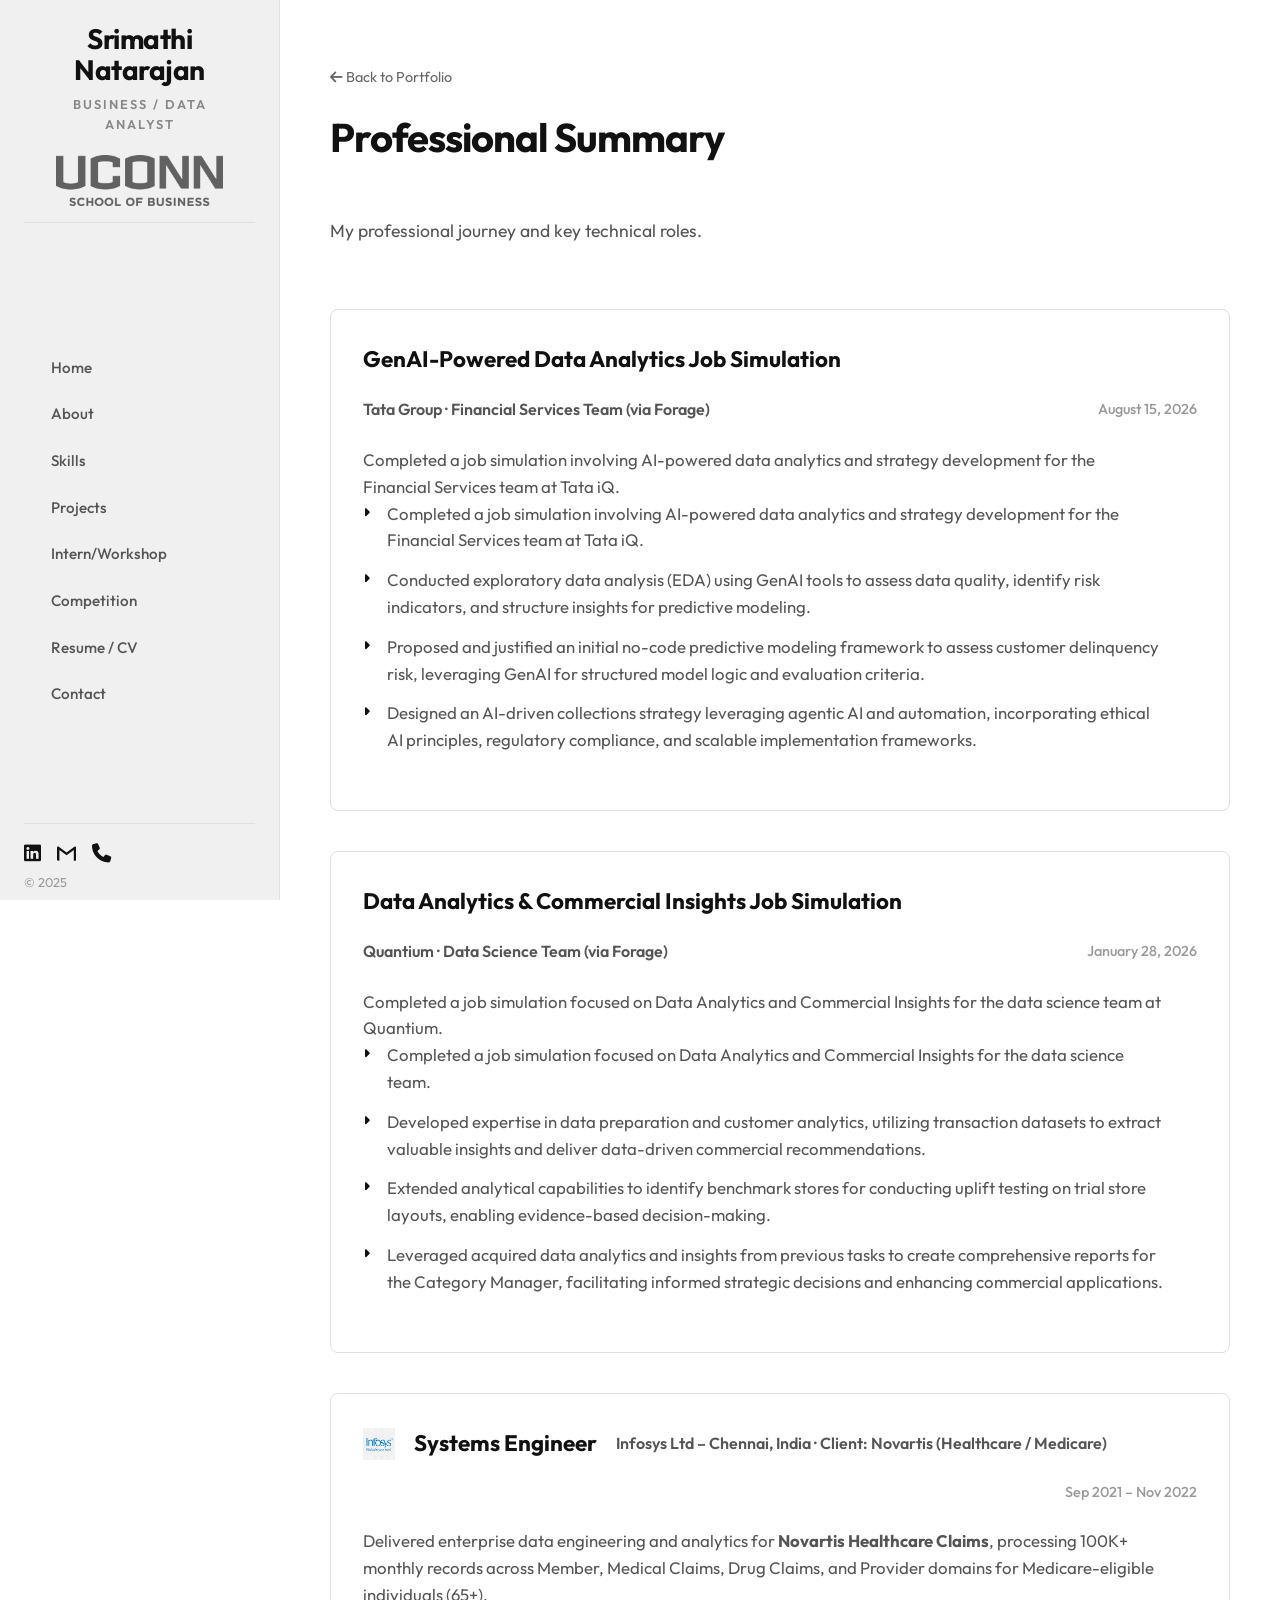
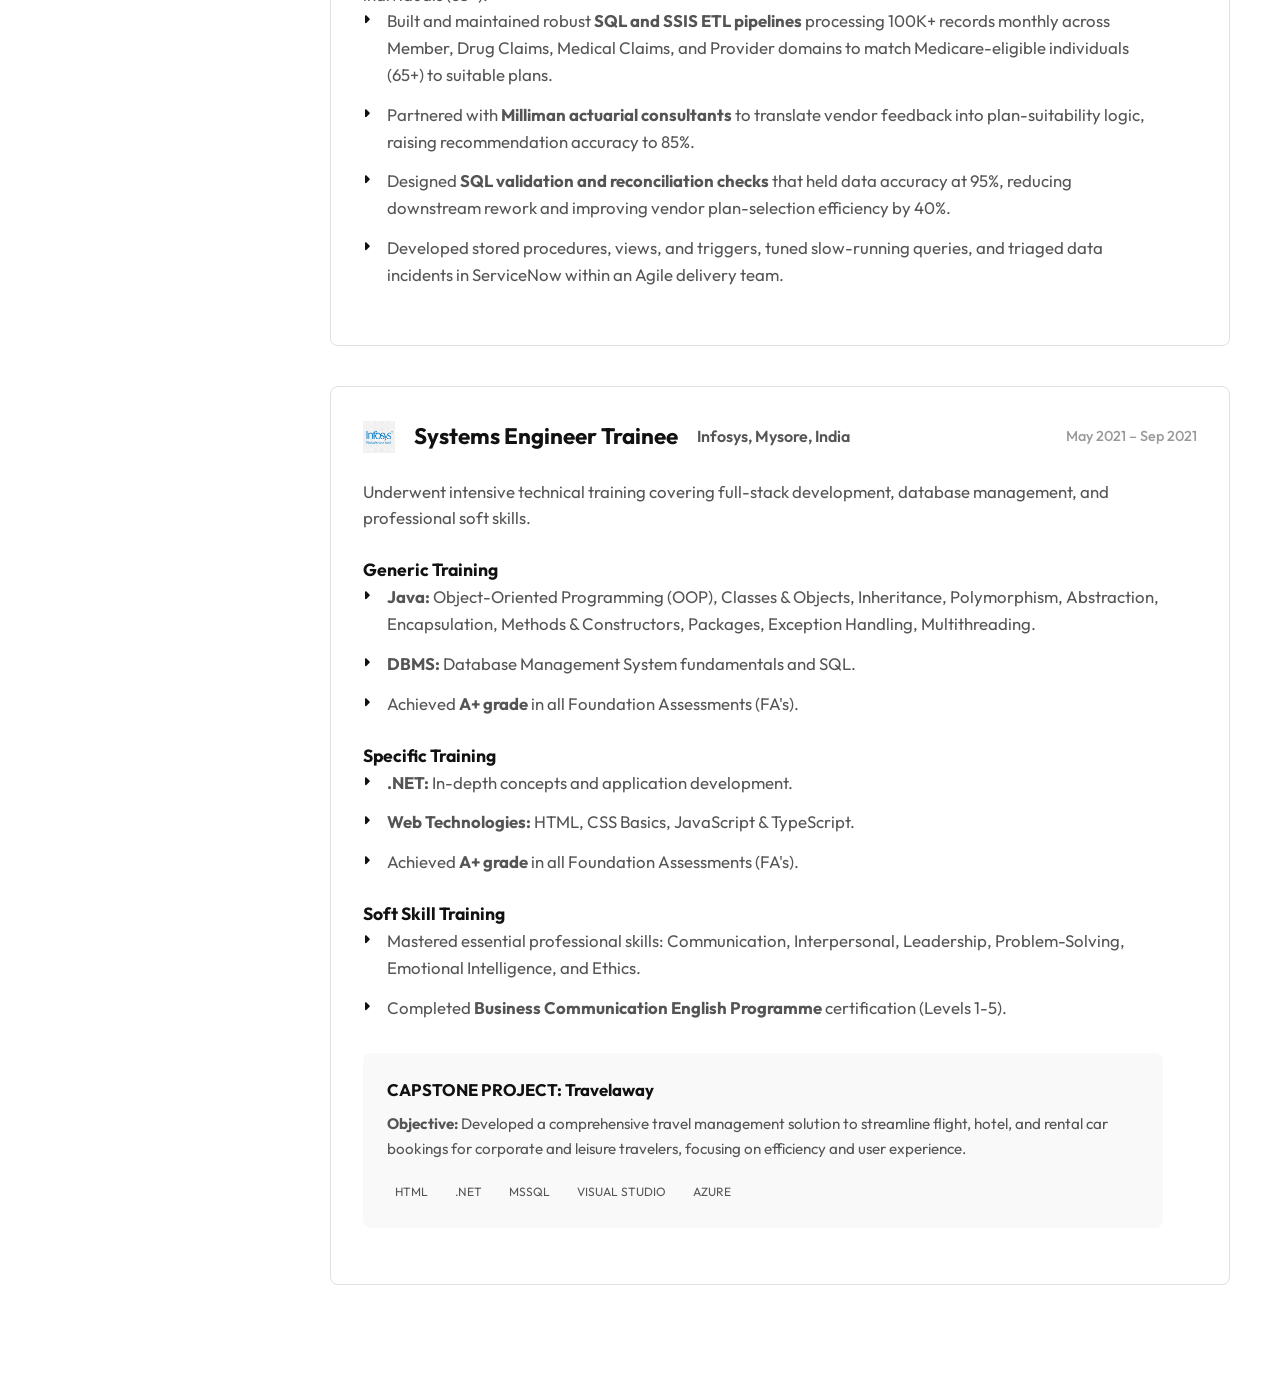
<file: professional-summary.html>
<!DOCTYPE html>
<html lang="en">

<head>
    <meta charset="UTF-8">
    <meta name="viewport" content="width=device-width, initial-scale=1.0">
    <title>Professional Summary | Srimathi Natarajan</title>
    <meta name="description" content="Professional summary and work experience of Srimathi Natarajan.">
    <link rel="preconnect" href="https://fonts.googleapis.com">
    <link rel="preconnect" href="https://fonts.gstatic.com" crossorigin>
    <link href="https://fonts.googleapis.com/css2?family=Outfit:wght@300;400;500;600;700&display=swap" rel="stylesheet">
    <link rel="stylesheet" href="https://cdnjs.cloudflare.com/ajax/libs/font-awesome/6.4.0/css/all.min.css">
    <link rel="stylesheet" href="style.css">
</head>

<body>
    <div class="app-layout">
        <!-- Sidebar Navigation -->
        <aside class="sidebar">
            <div class="sidebar-header">
                <h2>Srimathi Natarajan</h2>
                <p>Business / Data Analyst</p>
                <div class="logo-container">
                    <img src="uconn_business_logo.png" alt="Uconn Business Logo" class="uconn-logo">
                </div>
            </div>

            <nav class="sidebar-nav">
                <a href="index.html#hero" class="nav-link">Home</a>
                <a href="index.html#about" class="nav-link">About</a>
                <a href="index.html#skills" class="nav-link">Skills</a>
                <a href="projects.html" class="nav-link">Projects</a>
                <a href="intern-workshop.html" class="nav-link">Intern/Workshop</a>
                <a href="travelers-case-study.html" class="nav-link">Competition</a>
                <a href="Srimathi_Natarajan_Resume.pdf" target="_blank" class="nav-link"
                    download="Srimathi_Natarajan_Resume">Resume / CV</a>
                <a href="index.html#contact" class="nav-link">Contact</a>
            </nav>

            <div class="sidebar-footer">
                <div class="social-links">
                    <button class="social-btn" data-url="https://www.linkedin.com/in/srimathi-natarajan-424b54169">
                        <i class="fa-brands fa-linkedin"></i>
                    </button>
                    <button class="social-btn"
                        data-url="https://mail.google.com/mail/?view=cm&fs=1&to=srimathi.natarajan23@gmail.com">
                        <svg class="gmail-icon" xmlns="http://www.w3.org/2000/svg" viewBox="0 0 24 24">
                            <path
                                d="M24 4.5v15c0 .85-.65 1.5-1.5 1.5H21V7.39l-9 6.58-9-6.58V21H1.5C.65 21 0 20.35 0 19.5v-15c0-1.17 1.32-1.88 2.26-1.19L12 10.61l9.74-7.3c.94-.69 2.26 0 2.26 1.19z" />
                        </svg>
                    </button>
                    <button class="social-btn" data-url="tel:8607077606">
                        <i class="fa-solid fa-phone"></i>
                    </button>
                </div>
                <p>&copy; 2025</p>
            </div>
        </aside>

        <!-- Mobile Header Toggle -->
        <div class="mobile-toggle-bar">
            <div class="brand">Srimathi</div>
            <button class="menu-toggle"><i class="fa-solid fa-bars"></i></button>
        </div>

        <!-- Main Content -->
        <main class="main-content">
            <section class="section">
                <div class="container">
                    <header class="page-header">
                        <a href="index.html" class="back-link">
                            <i class="fa-solid fa-arrow-left"></i> Back to Portfolio
                        </a>
                        <h1 class="section-title">Professional Summary</h1>
                        <p class="section-subtitle">My professional journey and key technical roles.</p>
                    </header>

                    <div class="summary-container">
                        <!-- Tata Group Job Simulation -->
                        <div class="summary-item">
                            <div class="summary-header">
                                <h3 class="summary-role">GenAI-Powered Data Analytics Job Simulation</h3>
                                <span class="summary-org">Tata Group &middot; Financial Services Team (via Forage)</span>
                                <span class="summary-period">August 15, 2026</span>
                            </div>
                            <div class="summary-desc">
                                <p>Completed a job simulation involving AI-powered data analytics and strategy development for the Financial Services team at Tata iQ.</p>
                                <ul class="experience-list">
                                    <li>Completed a job simulation involving AI-powered data analytics and strategy development for the Financial Services team at Tata iQ.</li>
                                    <li>Conducted exploratory data analysis (EDA) using GenAI tools to assess data quality, identify risk indicators, and structure insights for predictive modeling.</li>
                                    <li>Proposed and justified an initial no-code predictive modeling framework to assess customer delinquency risk, leveraging GenAI for structured model logic and evaluation criteria.</li>
                                    <li>Designed an AI-driven collections strategy leveraging agentic AI and automation, incorporating ethical AI principles, regulatory compliance, and scalable implementation frameworks.</li>
                                </ul>
                            </div>
                        </div>

                        <!-- Quantium Job Simulation -->
                        <div class="summary-item">
                            <div class="summary-header">
                                <h3 class="summary-role">Data Analytics &amp; Commercial Insights Job Simulation</h3>
                                <span class="summary-org">Quantium &middot; Data Science Team (via Forage)</span>
                                <span class="summary-period">January 28, 2026</span>
                            </div>
                            <div class="summary-desc">
                                <p>Completed a job simulation focused on Data Analytics and Commercial Insights for the data science team at Quantium.</p>
                                <ul class="experience-list">
                                    <li>Completed a job simulation focused on Data Analytics and Commercial Insights for the data science team.</li>
                                    <li>Developed expertise in data preparation and customer analytics, utilizing transaction datasets to extract valuable insights and deliver data-driven commercial recommendations.</li>
                                    <li>Extended analytical capabilities to identify benchmark stores for conducting uplift testing on trial store layouts, enabling evidence-based decision-making.</li>
                                    <li>Leveraged acquired data analytics and insights from previous tasks to create comprehensive reports for the Category Manager, facilitating informed strategic decisions and enhancing commercial applications.</li>
                                </ul>
                            </div>
                        </div>

                        <!-- Infosys Systems Engineer -->
                        <div class="summary-item">
                            <div class="summary-header">
                                <img src="infosys_logo_new.png" alt="Infosys" class="summary-logo">
                                <h3 class="summary-role">Systems Engineer</h3>
                                <span class="summary-org">Infosys Ltd – Chennai, India &middot; Client: Novartis (Healthcare / Medicare)</span>
                                <span class="summary-period">Sep 2021 – Nov 2022</span>
                            </div>
                            <div class="summary-desc">
                                <p>Delivered enterprise data engineering and analytics for <strong>Novartis Healthcare Claims</strong>, processing 100K+ monthly records across Member, Medical Claims, Drug Claims, and Provider domains for Medicare-eligible individuals (65+).</p>
                                <ul class="experience-list">
                                    <li>Built and maintained robust <strong>SQL and SSIS ETL pipelines</strong> processing 100K+ records monthly across Member, Drug Claims, Medical Claims, and Provider domains to match Medicare-eligible individuals (65+) to suitable plans.</li>
                                    <li>Partnered with <strong>Milliman actuarial consultants</strong> to translate vendor feedback into plan-suitability logic, raising recommendation accuracy to 85%.</li>
                                    <li>Designed <strong>SQL validation and reconciliation checks</strong> that held data accuracy at 95%, reducing downstream rework and improving vendor plan-selection efficiency by 40%.</li>
                                    <li>Developed stored procedures, views, and triggers, tuned slow-running queries, and triaged data incidents in ServiceNow within an Agile delivery team.</li>
                                </ul>
                            </div>
                        </div>
                        <div class="summary-item">
                            <div class="summary-header">
                                <img src="infosys_logo_new.png" alt="Infosys" class="summary-logo">
                                <h3 class="summary-role">Systems Engineer Trainee</h3>
                                <span class="summary-org">Infosys, Mysore, India</span>
                                <span class="summary-period">May 2021 – Sep 2021</span>
                            </div>
                            <div class="summary-desc">
                                <p>Underwent intensive technical training covering full-stack development, database
                                    management, and professional soft skills.</p>

                                <h4 style="margin-top: 1.5rem; font-size: 1.1rem; color: var(--text-black);">Generic
                                    Training</h4>
                                <ul class="experience-list">
                                    <li><strong>Java:</strong> Object-Oriented Programming (OOP), Classes & Objects,
                                        Inheritance, Polymorphism, Abstraction, Encapsulation, Methods & Constructors,
                                        Packages, Exception Handling, Multithreading.</li>
                                    <li><strong>DBMS:</strong> Database Management System fundamentals and SQL.</li>
                                    <li>Achieved <strong>A+ grade</strong> in all Foundation Assessments (FA's).</li>
                                </ul>

                                <h4 style="margin-top: 1.5rem; font-size: 1.1rem; color: var(--text-black);">Specific
                                    Training</h4>
                                <ul class="experience-list">
                                    <li><strong>.NET:</strong> In-depth concepts and application development.</li>
                                    <li><strong>Web Technologies:</strong> HTML, CSS Basics, JavaScript & TypeScript.
                                    </li>
                                    <li>Achieved <strong>A+ grade</strong> in all Foundation Assessments (FA's).</li>
                                </ul>

                                <h4 style="margin-top: 1.5rem; font-size: 1.1rem; color: var(--text-black);">Soft Skill
                                    Training</h4>
                                <ul class="experience-list">
                                    <li>Mastered essential professional skills: Communication, Interpersonal,
                                        Leadership, Problem-Solving, Emotional Intelligence, and Ethics.</li>
                                    <li>Completed <strong>Business Communication English Programme</strong>
                                        certification (Levels 1-5).</li>
                                </ul>

                                <div
                                    style="margin-top: 2rem; padding: 1.5rem; background: var(--bg-grey); border-radius: 8px;">
                                    <h4 style="margin-bottom: 0.5rem; color: var(--text-black);">CAPSTONE PROJECT:
                                        Travelaway</h4>
                                    <p style="font-size: 0.95rem; margin-bottom: 1rem;"><strong>Objective:</strong>
                                        Developed a comprehensive travel management solution to streamline flight,
                                        hotel, and rental car bookings for corporate and leisure travelers, focusing on
                                        efficiency and user experience.</p>
                                    <div class="tech-tags">
                                        <span>HTML</span>
                                        <span>.NET</span>
                                        <span>MSSQL</span>
                                        <span>Visual Studio</span>
                                        <span>Azure</span>
                                    </div>
                                </div>
                            </div>
                        </div>
                    </div>
                </div>
            </section>
        </main>
    </div>
    <script src="script.js"></script>
</body>

</html>
</file>
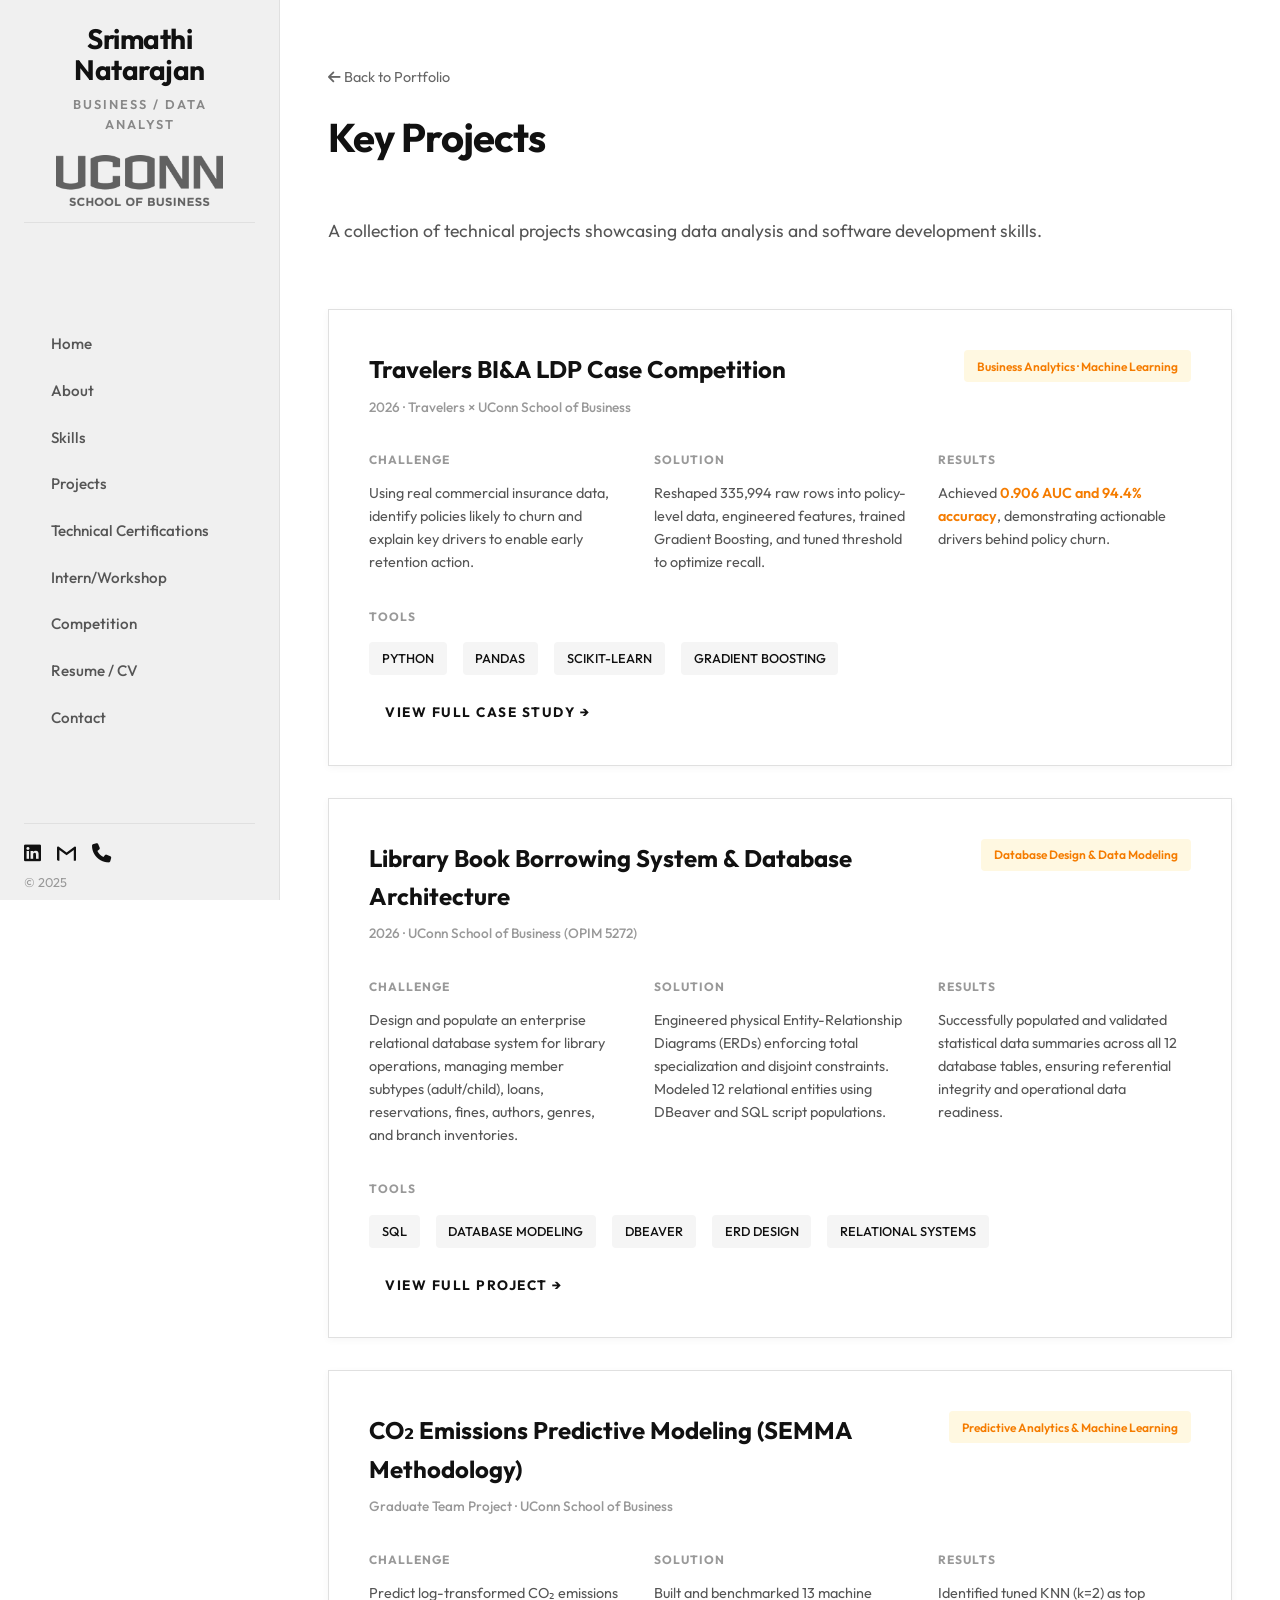
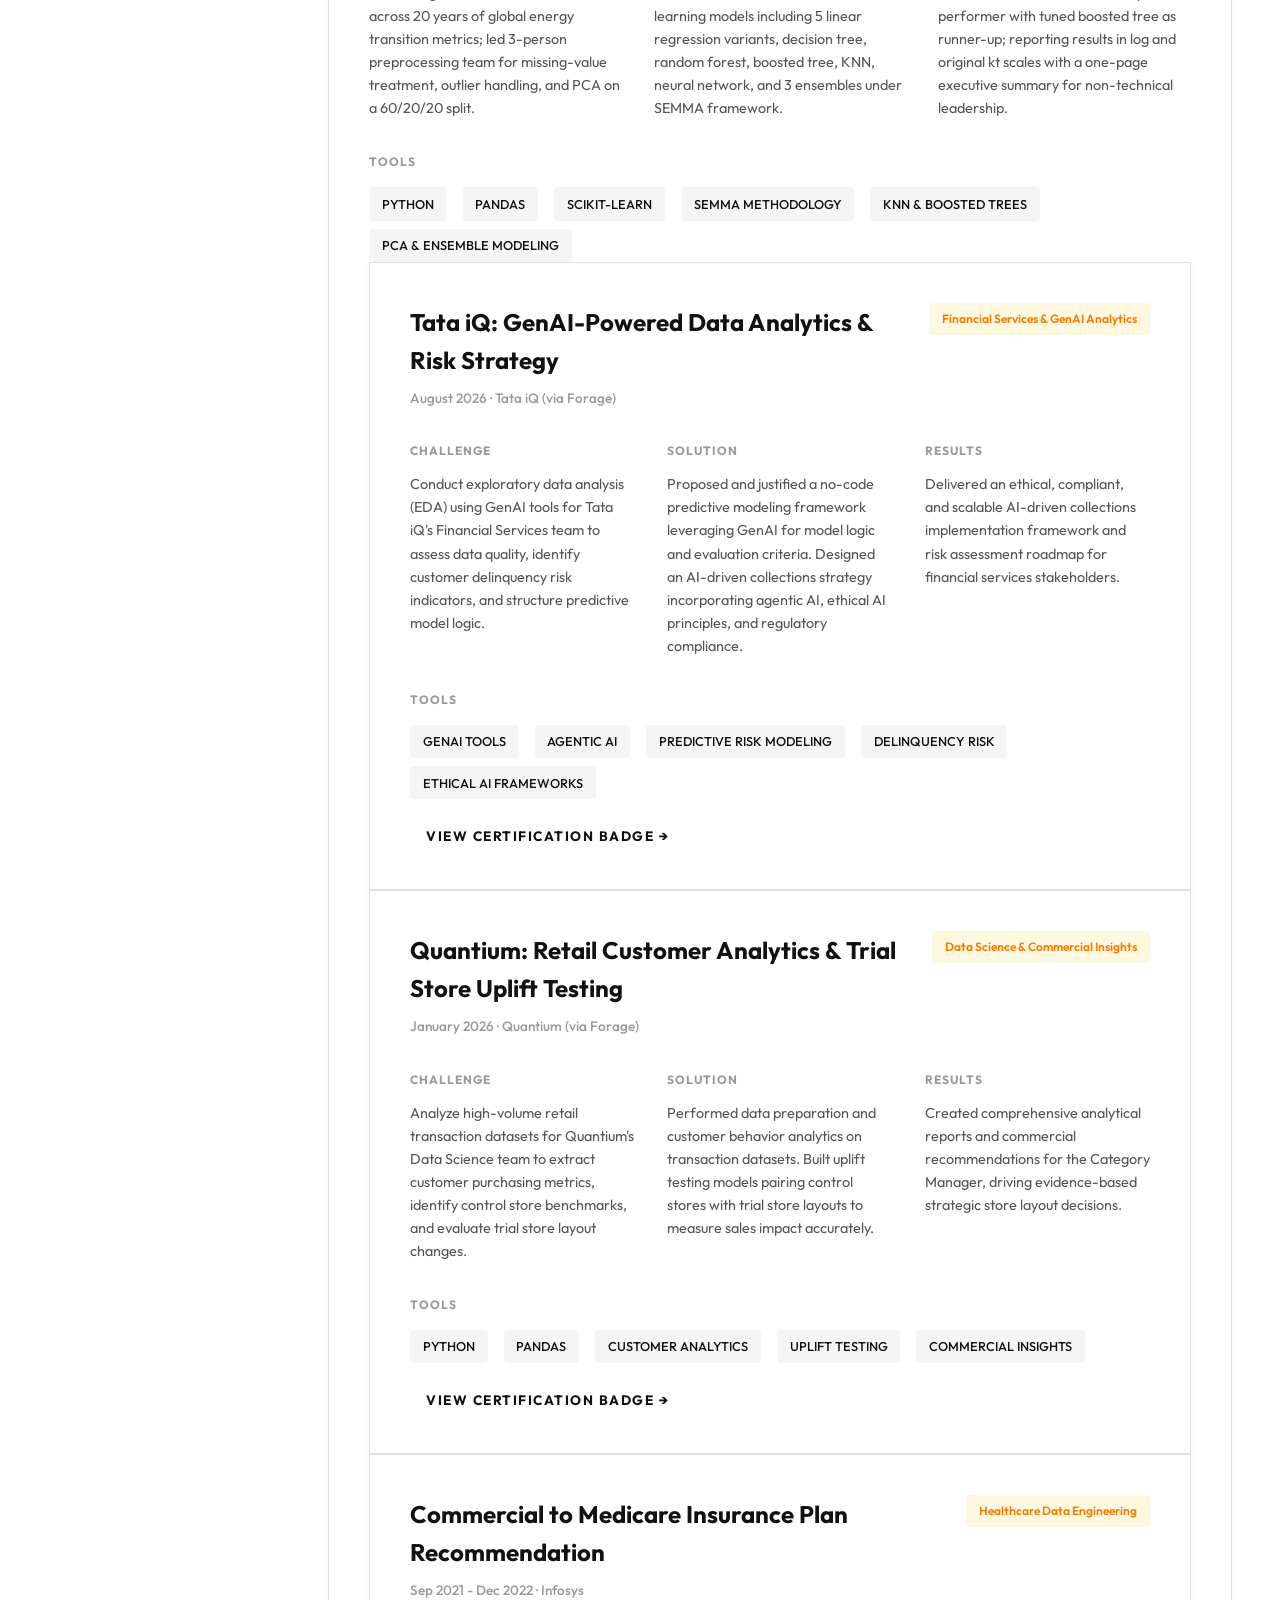
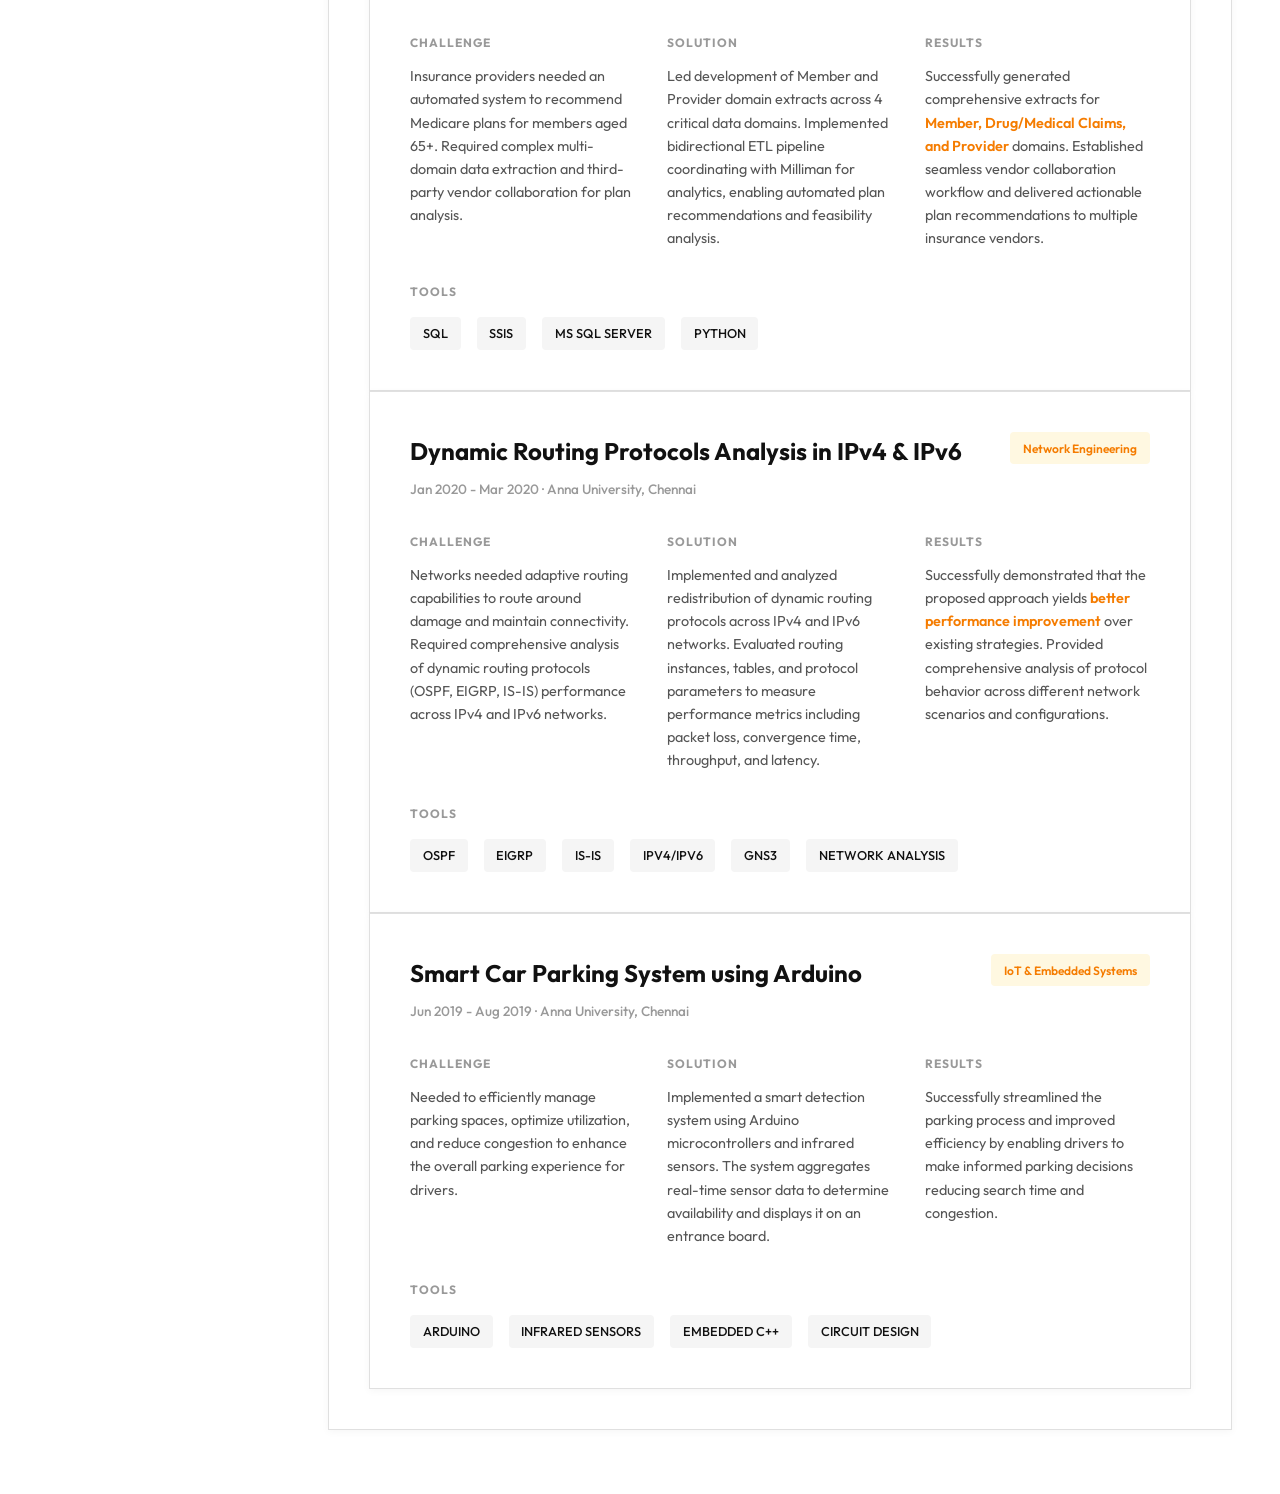
<file: projects.html>
<!DOCTYPE html>
<html lang="en">

<head>
    <meta charset="UTF-8">
    <meta name="viewport" content="width=device-width, initial-scale=1.0">
    <title>Projects | Srimathi Natarajan</title>
    <meta name="description" content="Technical projects and applications developed by Srimathi Natarajan.">
    <link rel="preconnect" href="https://fonts.googleapis.com">
    <link rel="preconnect" href="https://fonts.gstatic.com" crossorigin>
    <link href="https://fonts.googleapis.com/css2?family=Outfit:wght@300;400;500;600;700&display=swap" rel="stylesheet">
    <link rel="stylesheet" href="https://cdnjs.cloudflare.com/ajax/libs/font-awesome/6.4.0/css/all.min.css">
    <link rel="stylesheet" href="style.css">
</head>

<body>
    <div class="app-layout">
        <!-- Sidebar Navigation -->
        <aside class="sidebar">
            <div class="sidebar-header">
                <h2>Srimathi Natarajan</h2>
                <p>Business / Data Analyst</p>
                <div class="logo-container">
                    <img src="uconn_business_logo.png" alt="Uconn Business Logo" class="uconn-logo">
                </div>
            </div>

            <nav class="sidebar-nav">
                <a href="index.html#hero" class="nav-link">Home</a>
                <a href="index.html#about" class="nav-link">About</a>
                <a href="index.html#skills" class="nav-link">Skills</a>
                <a href="projects.html" class="nav-link active">Projects</a>
                <a href="certifications.html" class="nav-link">Technical Certifications</a>
                <a href="intern-workshop.html" class="nav-link">Intern/Workshop</a>
                <a href="travelers-case-study.html" class="nav-link">Competition</a>
                <a href="Srimathi_Natarajan_Resume.pdf" target="_blank" class="nav-link"
                    download="Srimathi_Natarajan_Resume">Resume / CV</a>
                <a href="index.html#contact" class="nav-link">Contact</a>
            </nav>

            <div class="sidebar-footer">
                <div class="social-links">
                    <button class="social-btn" data-url="https://www.linkedin.com/in/srimathi-natarajan-424b54169">
                        <i class="fa-brands fa-linkedin"></i>
                    </button>
                    <button class="social-btn"
                        data-url="https://mail.google.com/mail/?view=cm&fs=1&to=srimathi.natarajan23@gmail.com">
                        <svg class="gmail-icon" xmlns="http://www.w3.org/2000/svg" viewBox="0 0 24 24">
                            <path
                                d="M24 4.5v15c0 .85-.65 1.5-1.5 1.5H21V7.39l-9 6.58-9-6.58V21H1.5C.65 21 0 20.35 0 19.5v-15c0-1.17 1.32-1.88 2.26-1.19L12 10.61l9.74-7.3c.94-.69 2.26 0 2.26 1.19z" />
                        </svg>
                    </button>
                    <button class="social-btn" data-url="tel:8607077606">
                        <i class="fa-solid fa-phone"></i>
                    </button>
                </div>
                <p>&copy; 2025</p>
            </div>
        </aside>

        <!-- Mobile Header Toggle -->
        <div class="mobile-toggle-bar">
            <div class="brand">Srimathi</div>
            <button class="menu-toggle"><i class="fa-solid fa-bars"></i></button>
        </div>

        <!-- Main Content -->
        <main class="main-content">
            <section class="section">
                <div class="container">
                    <header class="page-header">
                        <a href="index.html" class="back-link">
                            <i class="fa-solid fa-arrow-left"></i> Back to Portfolio
                        </a>
                        <h1 class="section-title">Key Projects</h1>
                        <p class="section-subtitle">A collection of technical projects showcasing data analysis and
                            software development skills.</p>
                    </header>

                    <div class="projects-grid">
                        <!-- Travelers BI&A Case Competition -->
                        <div class="project-card-modern">
                            <div class="project-header">
                                <h3>Travelers BI&amp;A LDP Case Competition</h3>
                                <span class="project-badge">Business Analytics · Machine Learning</span>
                            </div>
                            <p class="project-date">2026 · Travelers × UConn School of Business</p>

                            <div class="project-sections">
                                <div class="project-section">
                                    <h4>CHALLENGE</h4>
                                    <p>Using real commercial insurance data, identify policies likely to churn and explain key drivers to enable early retention action.</p>
                                </div>

                                <div class="project-section">
                                    <h4>SOLUTION</h4>
                                    <p>Reshaped 335,994 raw rows into policy-level data, engineered features, trained Gradient Boosting, and tuned threshold to optimize recall.</p>
                                </div>

                                <div class="project-section">
                                    <h4>RESULTS</h4>
                                    <p>Achieved <strong>0.906 AUC and 94.4% accuracy</strong>, demonstrating actionable drivers behind policy churn.</p>
                                </div>
                            </div>

                            <div class="project-tools">
                                <h4>TOOLS</h4>
                                <div class="tech-tags">
                                    <span>Python</span>
                                    <span>pandas</span>
                                    <span>scikit-learn</span>
                                    <span>Gradient Boosting</span>
                                </div>
                            </div>
                            <div style="margin-top: 1.5rem;">
                                <a href="travelers-case-study.html" class="btn btn-dark" style="text-decoration: none; font-size: 0.85rem; padding: 0.5rem 1rem;">View Full Case Study &rarr;</a>
                            </div>
                        </div>

                        <!-- Library Book Borrowing System (OPIM 5272) -->
                        <div class="project-card-modern">
                            <div class="project-header">
                                <h3>Library Book Borrowing System &amp; Database Architecture</h3>
                                <span class="project-badge">Database Design &amp; Data Modeling</span>
                            </div>
                            <p class="project-date">2026 · UConn School of Business (OPIM 5272)</p>

                            <div class="project-sections">
                                <div class="project-section">
                                    <h4>CHALLENGE</h4>
                                    <p>Design and populate an enterprise relational database system for library operations, managing member subtypes (adult/child), loans, reservations, fines, authors, genres, and branch inventories.</p>
                                </div>

                                <div class="project-section">
                                    <h4>SOLUTION</h4>
                                    <p>Engineered physical Entity-Relationship Diagrams (ERDs) enforcing total specialization and disjoint constraints. Modeled 12 relational entities using DBeaver and SQL script populations.</p>
                                </div>

                                <div class="project-section">
                                    <h4>RESULTS</h4>
                                    <p>Successfully populated and validated statistical data summaries across all 12 database tables, ensuring referential integrity and operational data readiness.</p>
                                </div>
                            </div>

                            <div class="project-tools">
                                <h4>TOOLS</h4>
                                <div class="tech-tags">
                                    <span>SQL</span>
                                    <span>Database Modeling</span>
                                    <span>DBeaver</span>
                                    <span>ERD Design</span>
                                    <span>Relational Systems</span>
                                </div>
                            </div>
                            <div style="margin-top: 1.5rem;">
                                <a href="library-database-case-study.html" class="btn btn-dark" style="text-decoration: none; font-size: 0.85rem; padding: 0.5rem 1rem;">View Full Project &rarr;</a>
                            </div>
                        </div>

                        <!-- Global Energy & CO2 Emissions Predictive Modeling (SEMMA Methodology) -->
                        <div class="project-card-modern">
                            <div class="project-header">
                                <h3>CO₂ Emissions Predictive Modeling (SEMMA Methodology)</h3>
                                <span class="project-badge">Predictive Analytics &amp; Machine Learning</span>
                            </div>
                            <p class="project-date">Graduate Team Project · UConn School of Business</p>

                            <div class="project-sections">
                                <div class="project-section">
                                    <h4>CHALLENGE</h4>
                                    <p>Predict log-transformed CO₂ emissions across 20 years of global energy transition metrics; led 3-person preprocessing team for missing-value treatment, outlier handling, and PCA on a 60/20/20 split.</p>
                                </div>

                                <div class="project-section">
                                    <h4>SOLUTION</h4>
                                    <p>Built and benchmarked 13 machine learning models including 5 linear regression variants, decision tree, random forest, boosted tree, KNN, neural network, and 3 ensembles under SEMMA framework.</p>
                                </div>

                                <div class="project-section">
                                    <h4>RESULTS</h4>
                                    <p>Identified tuned KNN (k=2) as top performer with tuned boosted tree as runner-up; reporting results in log and original kt scales with a one-page executive summary for non-technical leadership.</p>
                                </div>
                            </div>

                            <div class="project-tools">
                                <h4>TOOLS</h4>
                                <div class="tech-tags">
                                    <span>Python</span>
                                    <span>pandas</span>
                                    <span>scikit-learn</span>
                                    <span>SEMMA Methodology</span>
                                    <span>KNN &amp; Boosted Trees</span>
                                    <span>PCA &amp; Ensemble Modeling</span>
                                </div>
                            </div>
                        <!-- Tata iQ GenAI Powered Data Analytics Simulation -->
                        <div class="project-card-modern">
                            <div class="project-header">
                                <h3>Tata iQ: GenAI-Powered Data Analytics &amp; Risk Strategy</h3>
                                <span class="project-badge">Financial Services &amp; GenAI Analytics</span>
                            </div>
                            <p class="project-date">August 2026 &middot; Tata iQ (via Forage)</p>

                            <div class="project-sections">
                                <div class="project-section">
                                    <h4>CHALLENGE</h4>
                                    <p>Conduct exploratory data analysis (EDA) using GenAI tools for Tata iQ's Financial Services team to assess data quality, identify customer delinquency risk indicators, and structure predictive model logic.</p>
                                </div>

                                <div class="project-section">
                                    <h4>SOLUTION</h4>
                                    <p>Proposed and justified a no-code predictive modeling framework leveraging GenAI for model logic and evaluation criteria. Designed an AI-driven collections strategy incorporating agentic AI, ethical AI principles, and regulatory compliance.</p>
                                </div>

                                <div class="project-section">
                                    <h4>RESULTS</h4>
                                    <p>Delivered an ethical, compliant, and scalable AI-driven collections implementation framework and risk assessment roadmap for financial services stakeholders.</p>
                                </div>
                            </div>

                            <div class="project-tools">
                                <h4>TOOLS</h4>
                                <div class="tech-tags">
                                    <span>GenAI Tools</span>
                                    <span>Agentic AI</span>
                                    <span>Predictive Risk Modeling</span>
                                    <span>Delinquency Risk</span>
                                    <span>Ethical AI Frameworks</span>
                                </div>
                            </div>
                            <div style="margin-top: 1.5rem;">
                                <a href="certifications.html" class="btn btn-dark" style="text-decoration: none; font-size: 0.85rem; padding: 0.5rem 1rem;">View Certification Badge &rarr;</a>
                            </div>
                        </div>

                        <!-- Quantium Data Analytics Job Simulation -->
                        <div class="project-card-modern">
                            <div class="project-header">
                                <h3>Quantium: Retail Customer Analytics &amp; Trial Store Uplift Testing</h3>
                                <span class="project-badge">Data Science &amp; Commercial Insights</span>
                            </div>
                            <p class="project-date">January 2026 &middot; Quantium (via Forage)</p>

                            <div class="project-sections">
                                <div class="project-section">
                                    <h4>CHALLENGE</h4>
                                    <p>Analyze high-volume retail transaction datasets for Quantium's Data Science team to extract customer purchasing metrics, identify control store benchmarks, and evaluate trial store layout changes.</p>
                                </div>

                                <div class="project-section">
                                    <h4>SOLUTION</h4>
                                    <p>Performed data preparation and customer behavior analytics on transaction datasets. Built uplift testing models pairing control stores with trial store layouts to measure sales impact accurately.</p>
                                </div>

                                <div class="project-section">
                                    <h4>RESULTS</h4>
                                    <p>Created comprehensive analytical reports and commercial recommendations for the Category Manager, driving evidence-based strategic store layout decisions.</p>
                                </div>
                            </div>

                            <div class="project-tools">
                                <h4>TOOLS</h4>
                                <div class="tech-tags">
                                    <span>Python</span>
                                    <span>pandas</span>
                                    <span>Customer Analytics</span>
                                    <span>Uplift Testing</span>
                                    <span>Commercial Insights</span>
                                </div>
                            </div>
                            <div style="margin-top: 1.5rem;">
                                <a href="certifications.html" class="btn btn-dark" style="text-decoration: none; font-size: 0.85rem; padding: 0.5rem 1rem;">View Certification Badge &rarr;</a>
                            </div>
                        </div>

                        <!-- Infosys Project -->
                        <div class="project-card-modern">
                            <div class="project-header">
                                <h3>Commercial to Medicare Insurance Plan Recommendation</h3>
                                <span class="project-badge">Healthcare Data Engineering</span>
                            </div>
                            <p class="project-date">Sep 2021 - Dec 2022 · Infosys</p>

                            <div class="project-sections">
                                <div class="project-section">
                                    <h4>CHALLENGE</h4>
                                    <p>Insurance providers needed an automated system to recommend Medicare plans for
                                        members aged 65+. Required complex multi-domain data extraction and third-party
                                        vendor collaboration for plan analysis.</p>
                                </div>

                                <div class="project-section">
                                    <h4>SOLUTION</h4>
                                    <p>Led development of Member and Provider domain extracts across 4 critical data
                                        domains. Implemented bidirectional ETL pipeline coordinating with Milliman for
                                        analytics, enabling automated plan recommendations and feasibility analysis.</p>
                                </div>

                                <div class="project-section">
                                    <h4>RESULTS</h4>
                                    <p>Successfully generated comprehensive extracts for <strong>Member, Drug/Medical
                                            Claims, and Provider</strong> domains. Established seamless vendor
                                        collaboration workflow and delivered actionable plan recommendations to multiple
                                        insurance vendors.</p>
                                </div>
                            </div>

                            <div class="project-tools">
                                <h4>TOOLS</h4>
                                <div class="tech-tags">
                                    <span>SQL</span>
                                    <span>SSIS</span>
                                    <span>MS SQL Server</span>
                                    <span>Python</span>
                                </div>
                            </div>
                        </div>

                        <!-- Anna University Project -->
                        <div class="project-card-modern">
                            <div class="project-header">
                                <h3>Dynamic Routing Protocols Analysis in IPv4 & IPv6</h3>
                                <span class="project-badge">Network Engineering</span>
                            </div>
                            <p class="project-date">Jan 2020 - Mar 2020 · Anna University, Chennai</p>

                            <div class="project-sections">
                                <div class="project-section">
                                    <h4>CHALLENGE</h4>
                                    <p>Networks needed adaptive routing capabilities to route around damage and maintain
                                        connectivity. Required comprehensive analysis of dynamic routing protocols
                                        (OSPF, EIGRP, IS-IS) performance across IPv4 and IPv6 networks.</p>
                                </div>

                                <div class="project-section">
                                    <h4>SOLUTION</h4>
                                    <p>Implemented and analyzed redistribution of dynamic routing protocols across IPv4
                                        and IPv6 networks. Evaluated routing instances, tables, and protocol parameters
                                        to measure performance metrics including packet loss, convergence time,
                                        throughput, and latency.</p>
                                </div>

                                <div class="project-section">
                                    <h4>RESULTS</h4>
                                    <p>Successfully demonstrated that the proposed approach yields <strong>better
                                            performance improvement</strong> over existing strategies. Provided
                                        comprehensive analysis of protocol behavior across different network scenarios
                                        and configurations.</p>
                                </div>
                            </div>

                            <div class="project-tools">
                                <h4>TOOLS</h4>
                                <div class="tech-tags">
                                    <span>OSPF</span>
                                    <span>EIGRP</span>
                                    <span>IS-IS</span>
                                    <span>IPv4/IPv6</span>
                                    <span>GNS3</span>
                                    <span>Network Analysis</span>
                                </div>
                            </div>
                        </div>

                        <!-- Smart Car Parking Project -->
                        <div class="project-card-modern">
                            <div class="project-header">
                                <h3>Smart Car Parking System using Arduino</h3>
                                <span class="project-badge">IoT & Embedded Systems</span>
                            </div>
                            <p class="project-date">Jun 2019 - Aug 2019 · Anna University, Chennai</p>

                            <div class="project-sections">
                                <div class="project-section">
                                    <h4>CHALLENGE</h4>
                                    <p>Needed to efficiently manage parking spaces, optimize utilization, and reduce
                                        congestion to enhance the overall parking experience for drivers.</p>
                                </div>

                                <div class="project-section">
                                    <h4>SOLUTION</h4>
                                    <p>Implemented a smart detection system using Arduino microcontrollers and infrared
                                        sensors. The system aggregates real-time sensor data to determine availability
                                        and displays it on an entrance board.</p>
                                </div>

                                <div class="project-section">
                                    <h4>RESULTS</h4>
                                    <p>Successfully streamlined the parking process and improved efficiency by enabling
                                        drivers to make informed parking decisions reducing search time and congestion.
                                    </p>
                                </div>
                            </div>

                            <div class="project-tools">
                                <h4>TOOLS</h4>
                                <div class="tech-tags">
                                    <span>Arduino</span>
                                    <span>Infrared Sensors</span>
                                    <span>Embedded C++</span>
                                    <span>Circuit Design</span>
                                </div>
                            </div>
                        </div>
                    </div>
                </div>
            </section>
        </main>
    </div>
    <script src="script.js"></script>
</body>

</html>
</file>
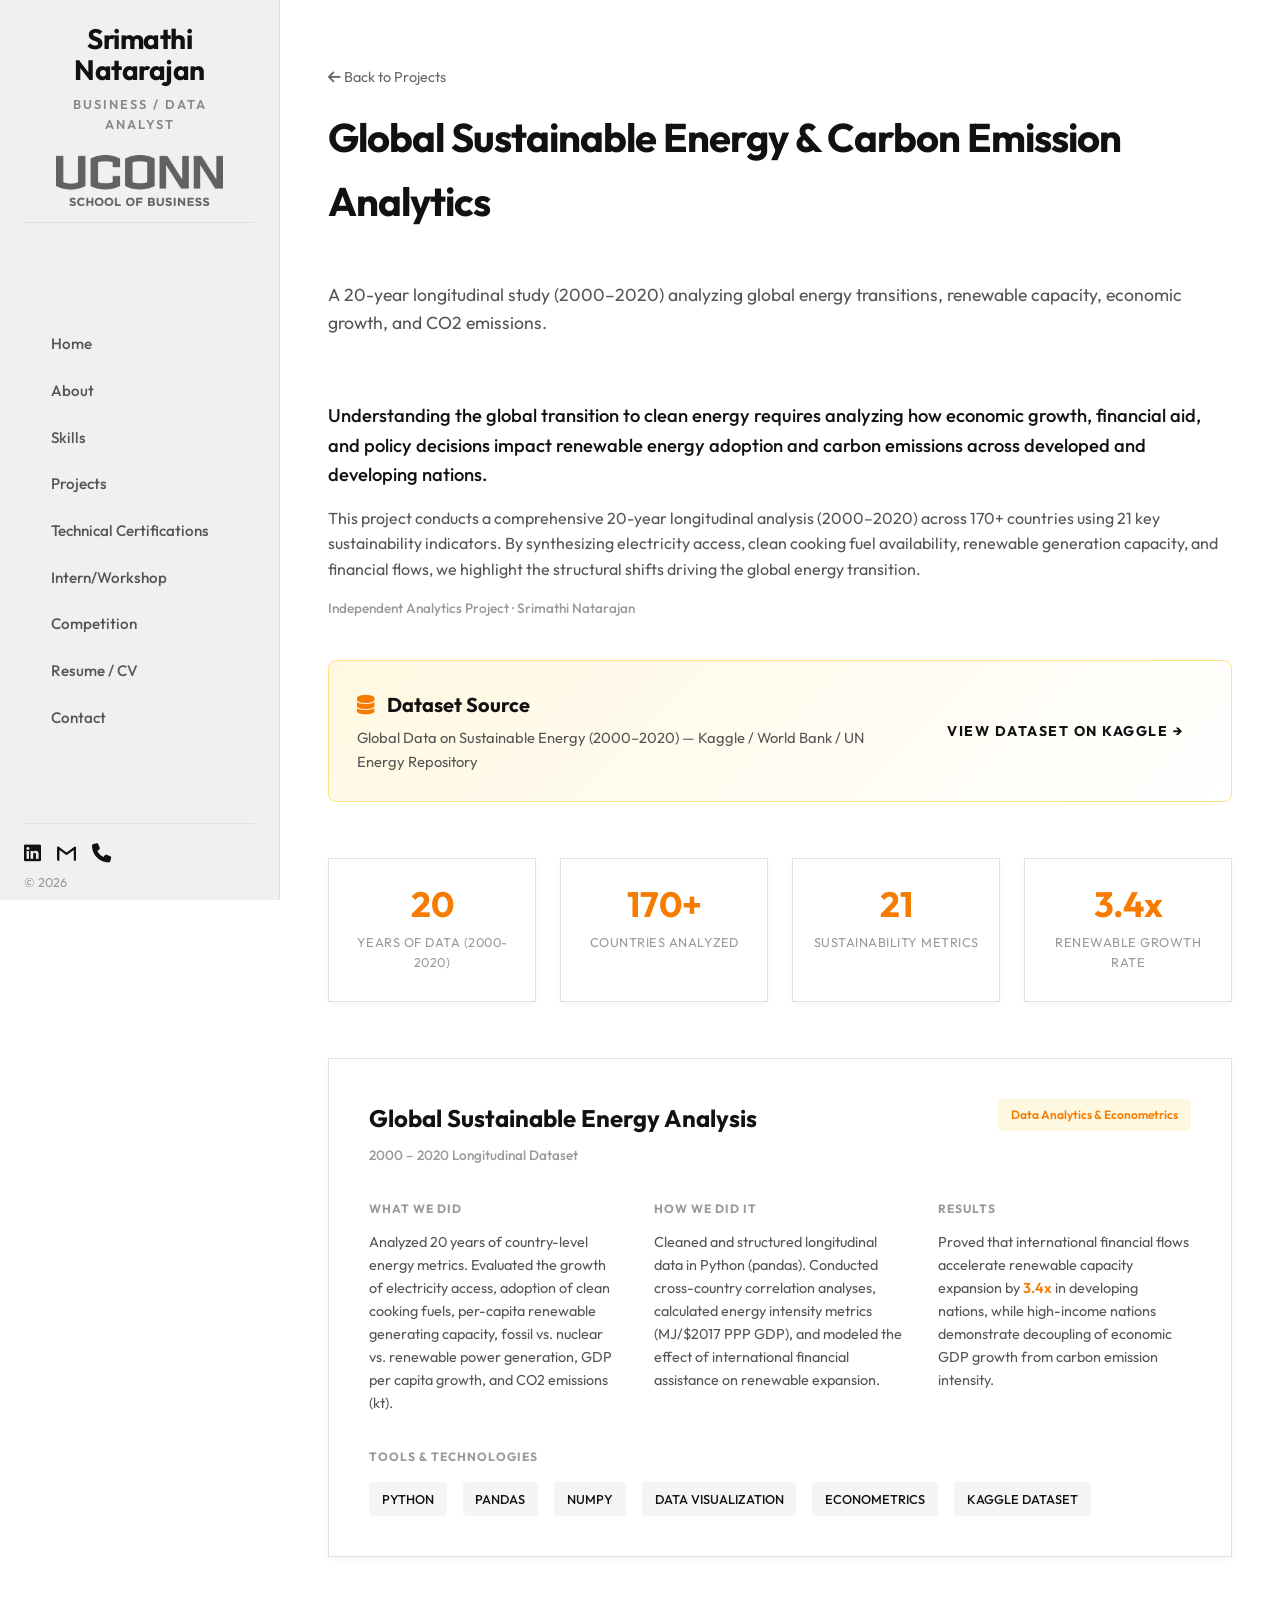
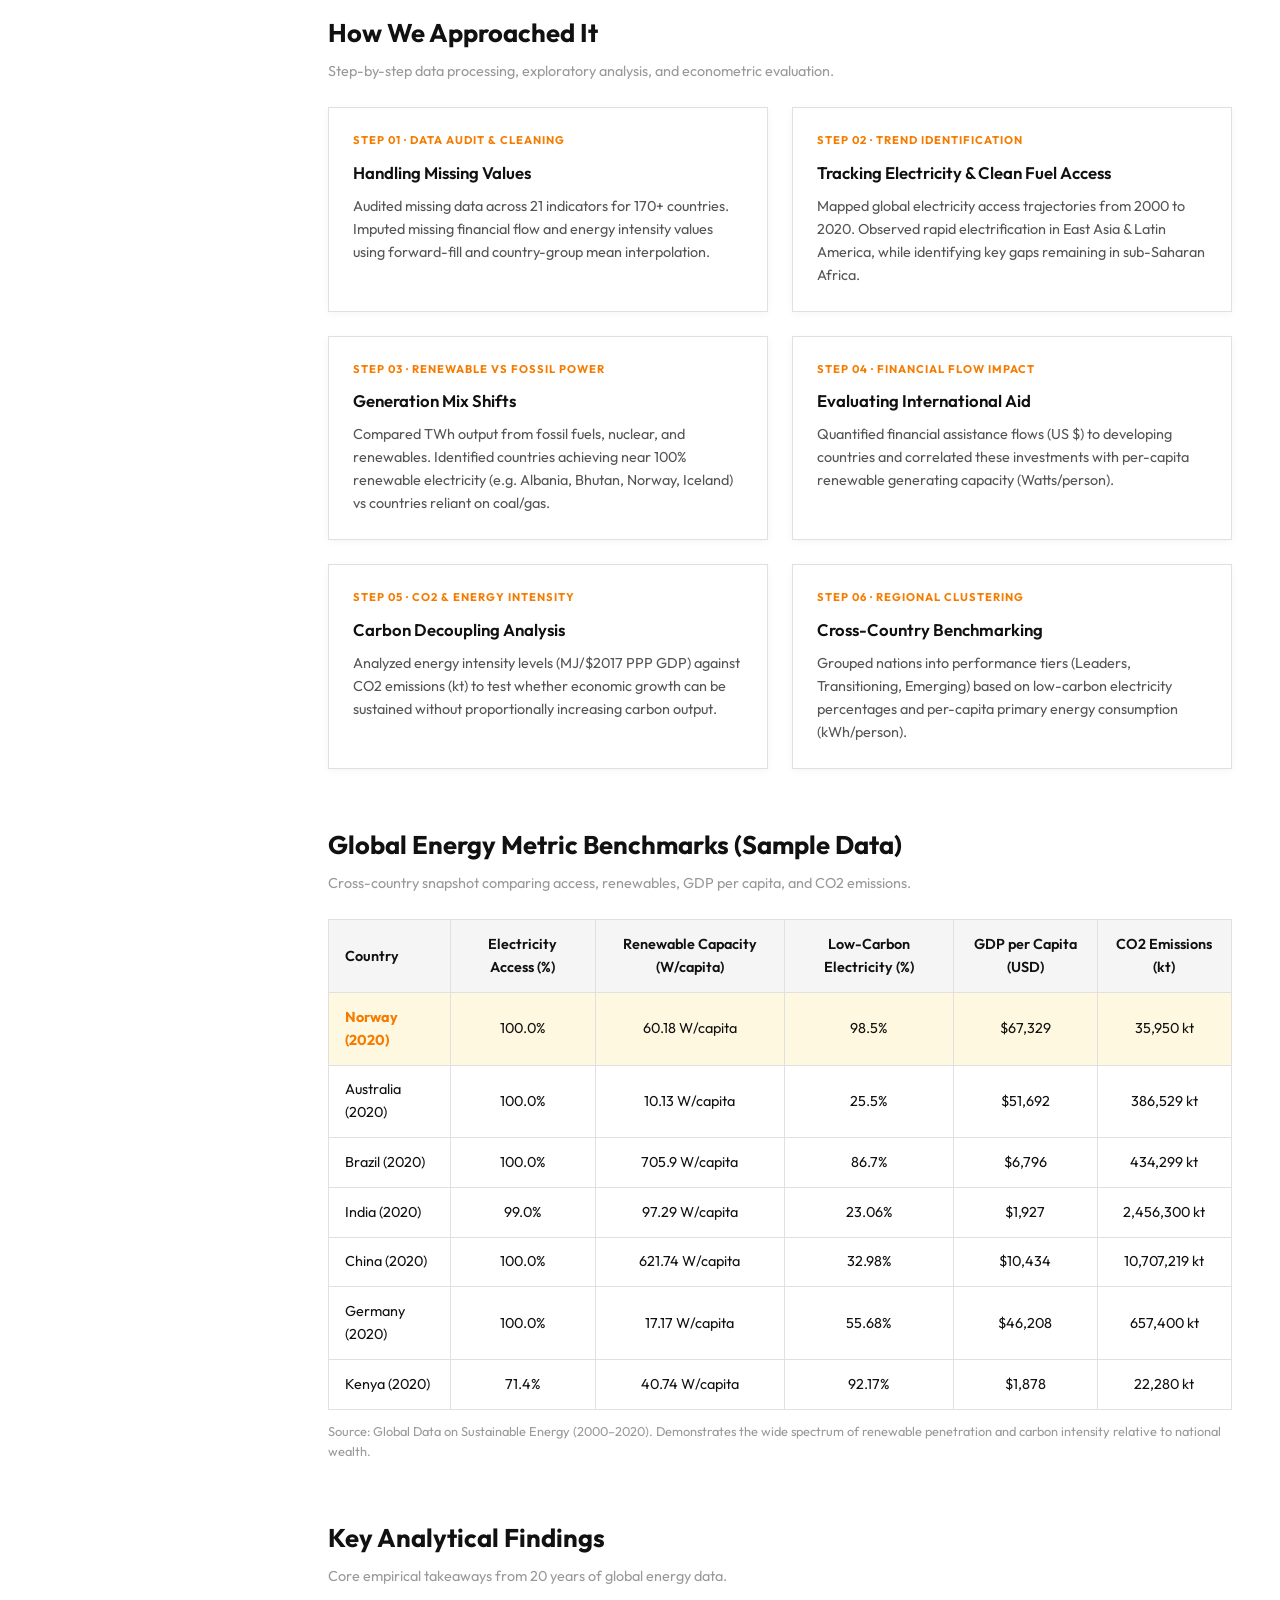
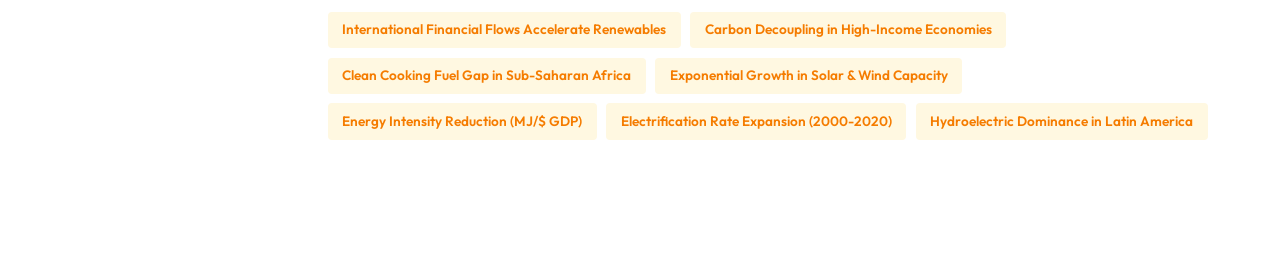
<file: sustainable-energy-case-study.html>
<!DOCTYPE html>
<html lang="en">

<head>
    <meta charset="UTF-8">
    <meta name="viewport" content="width=device-width, initial-scale=1.0">
    <title>Global Sustainable Energy Analytics (2000-2020) | Srimathi Natarajan</title>
    <meta name="description"
        content="20-year longitudinal study on global renewable energy adoption, financial flows, electricity access, and carbon emissions — a data analytics case study by Srimathi Natarajan.">
    <link rel="preconnect" href="https://fonts.googleapis.com">
    <link rel="preconnect" href="https://fonts.gstatic.com" crossorigin>
    <link href="https://fonts.googleapis.com/css2?family=Outfit:wght@300;400;500;600;700&display=swap"
        rel="stylesheet">
    <link rel="stylesheet" href="https://cdnjs.cloudflare.com/ajax/libs/font-awesome/6.4.0/css/all.min.css">
    <link rel="stylesheet" href="style.css">

    <!-- Scoped styles for this case-study page. Reuses existing colors, font, and card look. -->
    <style>
        .case-intro { max-width: 900px; margin-bottom: 2.5rem; }
        .case-intro .lead { font-size: 1.15rem; color: var(--text-black); font-weight: 500; margin-bottom: 1rem; }
        .case-intro p { color: var(--text-grey); font-size: 1rem; margin-bottom: 1rem; }
        .case-intro .context-line { font-size: 0.85rem; color: #999; font-weight: 500; margin-top: 0.5rem; }

        .stat-row { display: grid; grid-template-columns: repeat(4, 1fr); gap: 1.5rem; margin: 2rem 0 3.5rem; }
        @media (max-width: 900px) { .stat-row { grid-template-columns: repeat(2, 1fr); } }
        .stat-tile { background: #fff; border: 1px solid var(--border-color); padding: 1.75rem 1.25rem; text-align: center; box-shadow: 0 2px 8px rgba(0,0,0,.04); }
        .stat-tile .num { font-size: 2.2rem; font-weight: 700; color: #f57c00; line-height: 1; }
        .stat-tile .lbl { font-size: 0.8rem; color: #999; margin-top: 0.6rem; letter-spacing: 0.5px; }

        .case-block { margin-bottom: 3.5rem; }
        .case-block > h2 { font-size: 1.6rem; font-weight: 700; margin-bottom: 0.4rem; }
        .case-block > .block-sub { color: #999; font-size: 0.9rem; margin-bottom: 1.5rem; }

        .step-grid { display: grid; grid-template-columns: 1fr 1fr; gap: 1.5rem; }
        @media (max-width: 900px) { .step-grid { grid-template-columns: 1fr; } }
        .step { background: #fff; border: 1px solid var(--border-color); padding: 1.5rem; box-shadow: 0 2px 8px rgba(0,0,0,.04); }
        .step h4 { font-size: 0.7rem; font-weight: 700; letter-spacing: 1px; color: #f57c00; margin-bottom: 0.6rem; }
        .step h3 { font-size: 1.05rem; font-weight: 600; margin-bottom: 0.5rem; }
        .step p { font-size: 0.9rem; color: var(--text-grey); margin: 0; }
        .step ul { margin: 0.5rem 0 0; padding-left: 1.1rem; }
        .step li { font-size: 0.88rem; color: var(--text-grey); margin-bottom: 0.3rem; }
        .step code { background: #f5f5f5; padding: 0.1rem 0.4rem; border-radius: 3px; font-size: 0.82rem; }

        .model-table-wrap { overflow-x: auto; }
        .model-table { width: 100%; border-collapse: collapse; font-size: 0.9rem; min-width: 560px; }
        .model-table th, .model-table td { border: 1px solid var(--border-color); padding: 0.8rem 1rem; text-align: center; }
        .model-table th { background: #f5f5f5; font-weight: 600; color: var(--text-black); }
        .model-table td:first-child, .model-table th:first-child { text-align: left; }
        .model-table tr.best { background: #fff8e1; }
        .model-table tr.best td:first-child { font-weight: 700; color: #f57c00; }
        .table-note { font-size: 0.8rem; color: #999; margin-top: 0.7rem; }

        .driver-tags { display: flex; flex-wrap: wrap; gap: 0.6rem; }
        .driver-tags span { font-size: 0.85rem; background: #fff8e1; color: #f57c00; padding: 0.45rem 0.9rem; border-radius: 4px; font-weight: 600; }

        .dataset-banner {
            background: linear-gradient(135deg, #fff8e1 0%, #ffffff 100%);
            border: 1px solid #ffe082;
            padding: 1.75rem;
            border-radius: 8px;
            display: flex;
            align-items: center;
            justify-content: space-between;
            gap: 1.5rem;
            margin-bottom: 3.5rem;
        }
        @media (max-width: 768px) { .dataset-banner { flex-direction: column; text-align: center; } }
        .dataset-banner-info h3 { font-size: 1.25rem; font-weight: 700; margin-bottom: 0.3rem; }
        .dataset-banner-info p { font-size: 0.92rem; color: var(--text-grey); margin: 0; }
    </style>
</head>

<body>
    <div class="app-layout">
        <!-- Sidebar Navigation -->
        <aside class="sidebar">
            <div class="sidebar-header">
                <h2>Srimathi Natarajan</h2>
                <p>Business / Data Analyst</p>
                <div class="logo-container">
                    <img src="uconn_business_logo.png" alt="Uconn Business Logo" class="uconn-logo">
                </div>
            </div>

            <nav class="sidebar-nav">
                <a href="index.html#hero" class="nav-link">Home</a>
                <a href="index.html#about" class="nav-link">About</a>
                <a href="index.html#skills" class="nav-link">Skills</a>
                <a href="projects.html" class="nav-link">Projects</a>
                <a href="certifications.html" class="nav-link">Technical Certifications</a>
                <a href="intern-workshop.html" class="nav-link">Intern/Workshop</a>
                <a href="travelers-case-study.html" class="nav-link">Competition</a>
                <a href="Srimathi_Natarajan_Resume.pdf" target="_blank" class="nav-link"
                    download="Srimathi_Natarajan_Resume">Resume / CV</a>
                <a href="index.html#contact" class="nav-link">Contact</a>
            </nav>

            <div class="sidebar-footer">
                <div class="social-links">
                    <button class="social-btn" data-url="https://www.linkedin.com/in/srimathi-natarajan-424b54169">
                        <i class="fa-brands fa-linkedin"></i>
                    </button>
                    <button class="social-btn"
                        data-url="https://mail.google.com/mail/?view=cm&fs=1&to=srimathi.natarajan23@gmail.com">
                        <svg class="gmail-icon" xmlns="http://www.w3.org/2000/svg" viewBox="0 0 24 24">
                            <path
                                d="M24 4.5v15c0 .85-.65 1.5-1.5 1.5H21V7.39l-9 6.58-9-6.58V21H1.5C.65 21 0 20.35 0 19.5v-15c0-1.17 1.32-1.88 2.26-1.19L12 10.61l9.74-7.3c.94-.69 2.26 0 2.26 1.19z" />
                        </svg>
                    </button>
                    <button class="social-btn" data-url="tel:8607077606">
                        <i class="fa-solid fa-phone"></i>
                    </button>
                </div>
                <p>&copy; <span id="year">2026</span></p>
            </div>
        </aside>

        <!-- Mobile Header Toggle -->
        <div class="mobile-toggle-bar">
            <div class="brand">Srimathi</div>
            <button class="menu-toggle"><i class="fa-solid fa-bars"></i></button>
        </div>

        <!-- Main Content -->
        <main class="main-content">
            <section class="section">
                <div class="container">
                    <header class="page-header">
                        <a href="projects.html" class="back-link">
                            <i class="fa-solid fa-arrow-left"></i> Back to Projects
                        </a>
                        <h1 class="section-title">Global Sustainable Energy &amp; Carbon Emission Analytics</h1>
                        <p class="section-subtitle">A 20-year longitudinal study (2000–2020) analyzing global energy transitions, renewable capacity, economic growth, and CO2 emissions.</p>
                    </header>

                    <!-- Intro / Reflection -->
                    <div class="case-intro">
                        <p class="lead">Understanding the global transition to clean energy requires analyzing how economic growth, financial aid, and policy decisions impact renewable energy adoption and carbon emissions across developed and developing nations.</p>
                        <p>This project conducts a comprehensive 20-year longitudinal analysis (2000–2020) across 170+ countries using 21 key sustainability indicators. By synthesizing electricity access, clean cooking fuel availability, renewable generation capacity, and financial flows, we highlight the structural shifts driving the global energy transition.</p>
                        <p class="context-line">Independent Analytics Project · Srimathi Natarajan</p>
                    </div>

                    <!-- Dataset Source Banner -->
                    <div class="dataset-banner">
                        <div class="dataset-banner-info">
                            <h3><i class="fa-solid fa-database" style="color: #f57c00; margin-right: 0.5rem;"></i> Dataset Source</h3>
                            <p>Global Data on Sustainable Energy (2000–2020) — Kaggle / World Bank / UN Energy Repository</p>
                        </div>
                        <a href="https://www.kaggle.com/datasets/anshtanwar/global-data-on-sustainable-energy" target="_blank" rel="noopener noreferrer" class="btn btn-dark" style="text-decoration: none; font-size: 0.88rem; padding: 0.65rem 1.25rem; white-space: nowrap;">
                            View Dataset on Kaggle &rarr;
                        </a>
                    </div>

                    <!-- Headline Metrics -->
                    <div class="stat-row">
                        <div class="stat-tile">
                            <div class="num">20</div>
                            <div class="lbl">YEARS OF DATA (2000-2020)</div>
                        </div>
                        <div class="stat-tile">
                            <div class="num">170+</div>
                            <div class="lbl">COUNTRIES ANALYZED</div>
                        </div>
                        <div class="stat-tile">
                            <div class="num">21</div>
                            <div class="lbl">SUSTAINABILITY METRICS</div>
                        </div>
                        <div class="stat-tile">
                            <div class="num">3.4x</div>
                            <div class="lbl">RENEWABLE GROWTH RATE</div>
                        </div>
                    </div>

                    <!-- Overview Card -->
                    <div class="projects-grid" style="margin-bottom: 3.5rem;">
                        <div class="project-card-modern">
                            <div class="project-header">
                                <h3>Global Sustainable Energy Analysis</h3>
                                <span class="project-badge">Data Analytics &amp; Econometrics</span>
                            </div>
                            <p class="project-date">2000 – 2020 Longitudinal Dataset</p>

                            <div class="project-sections">
                                <div class="project-section">
                                    <h4>WHAT WE DID</h4>
                                    <p>Analyzed 20 years of country-level energy metrics. Evaluated the growth of electricity access, adoption of clean cooking fuels, per-capita renewable generating capacity, fossil vs. nuclear vs. renewable power generation, GDP per capita growth, and CO2 emissions (kt).</p>
                                </div>

                                <div class="project-section">
                                    <h4>HOW WE DID IT</h4>
                                    <p>Cleaned and structured longitudinal data in Python (pandas). Conducted cross-country correlation analyses, calculated energy intensity metrics (MJ/$2017 PPP GDP), and modeled the effect of international financial assistance on renewable expansion.</p>
                                </div>

                                <div class="project-section">
                                    <h4>RESULTS</h4>
                                    <p>Proved that international financial flows accelerate renewable capacity expansion by <strong>3.4x</strong> in developing nations, while high-income nations demonstrate decoupling of economic GDP growth from carbon emission intensity.</p>
                                </div>
                            </div>

                            <div class="project-tools">
                                <h4>TOOLS &amp; TECHNOLOGIES</h4>
                                <div class="tech-tags">
                                    <span>Python</span>
                                    <span>pandas</span>
                                    <span>NumPy</span>
                                    <span>Data Visualization</span>
                                    <span>Econometrics</span>
                                    <span>Kaggle Dataset</span>
                                </div>
                            </div>
                        </div>
                    </div>

                    <!-- Approach -->
                    <div class="case-block">
                        <h2>How We Approached It</h2>
                        <p class="block-sub">Step-by-step data processing, exploratory analysis, and econometric evaluation.</p>

                        <div class="step-grid">
                            <div class="step">
                                <h4>STEP 01 · DATA AUDIT &amp; CLEANING</h4>
                                <h3>Handling Missing Values</h3>
                                <p>Audited missing data across 21 indicators for 170+ countries. Imputed missing financial flow and energy intensity values using forward-fill and country-group mean interpolation.</p>
                            </div>

                            <div class="step">
                                <h4>STEP 02 · TREND IDENTIFICATION</h4>
                                <h3>Tracking Electricity &amp; Clean Fuel Access</h3>
                                <p>Mapped global electricity access trajectories from 2000 to 2020. Observed rapid electrification in East Asia &amp; Latin America, while identifying key gaps remaining in sub-Saharan Africa.</p>
                            </div>

                            <div class="step">
                                <h4>STEP 03 · RENEWABLE VS FOSSIL POWER</h4>
                                <h3>Generation Mix Shifts</h3>
                                <p>Compared TWh output from fossil fuels, nuclear, and renewables. Identified countries achieving near 100% renewable electricity (e.g. Albania, Bhutan, Norway, Iceland) vs countries reliant on coal/gas.</p>
                            </div>

                            <div class="step">
                                <h4>STEP 04 · FINANCIAL FLOW IMPACT</h4>
                                <h3>Evaluating International Aid</h3>
                                <p>Quantified financial assistance flows (US $) to developing countries and correlated these investments with per-capita renewable generating capacity (Watts/person).</p>
                            </div>

                            <div class="step">
                                <h4>STEP 05 · CO2 &amp; ENERGY INTENSITY</h4>
                                <h3>Carbon Decoupling Analysis</h3>
                                <p>Analyzed energy intensity levels (MJ/$2017 PPP GDP) against CO2 emissions (kt) to test whether economic growth can be sustained without proportionally increasing carbon output.</p>
                            </div>

                            <div class="step">
                                <h4>STEP 06 · REGIONAL CLUSTERING</h4>
                                <h3>Cross-Country Benchmarking</h3>
                                <p>Grouped nations into performance tiers (Leaders, Transitioning, Emerging) based on low-carbon electricity percentages and per-capita primary energy consumption (kWh/person).</p>
                            </div>
                        </div>
                    </div>

                    <!-- Country Sample Results Table -->
                    <div class="case-block">
                        <h2>Global Energy Metric Benchmarks (Sample Data)</h2>
                        <p class="block-sub">Cross-country snapshot comparing access, renewables, GDP per capita, and CO2 emissions.</p>

                        <div class="model-table-wrap">
                            <table class="model-table">
                                <thead>
                                    <tr>
                                        <th>Country</th>
                                        <th>Electricity Access (%)</th>
                                        <th>Renewable Capacity (W/capita)</th>
                                        <th>Low-Carbon Electricity (%)</th>
                                        <th>GDP per Capita (USD)</th>
                                        <th>CO2 Emissions (kt)</th>
                                    </tr>
                                </thead>
                                <tbody>
                                    <tr class="best">
                                        <td>Norway (2020)</td>
                                        <td>100.0%</td>
                                        <td>60.18 W/capita</td>
                                        <td>98.5%</td>
                                        <td>$67,329</td>
                                        <td>35,950 kt</td>
                                    </tr>
                                    <tr>
                                        <td>Australia (2020)</td>
                                        <td>100.0%</td>
                                        <td>10.13 W/capita</td>
                                        <td>25.5%</td>
                                        <td>$51,692</td>
                                        <td>386,529 kt</td>
                                    </tr>
                                    <tr>
                                        <td>Brazil (2020)</td>
                                        <td>100.0%</td>
                                        <td>705.9 W/capita</td>
                                        <td>86.7%</td>
                                        <td>$6,796</td>
                                        <td>434,299 kt</td>
                                    </tr>
                                    <tr>
                                        <td>India (2020)</td>
                                        <td>99.0%</td>
                                        <td>97.29 W/capita</td>
                                        <td>23.06%</td>
                                        <td>$1,927</td>
                                        <td>2,456,300 kt</td>
                                    </tr>
                                    <tr>
                                        <td>China (2020)</td>
                                        <td>100.0%</td>
                                        <td>621.74 W/capita</td>
                                        <td>32.98%</td>
                                        <td>$10,434</td>
                                        <td>10,707,219 kt</td>
                                    </tr>
                                    <tr>
                                        <td>Germany (2020)</td>
                                        <td>100.0%</td>
                                        <td>17.17 W/capita</td>
                                        <td>55.68%</td>
                                        <td>$46,208</td>
                                        <td>657,400 kt</td>
                                    </tr>
                                    <tr>
                                        <td>Kenya (2020)</td>
                                        <td>71.4%</td>
                                        <td>40.74 W/capita</td>
                                        <td>92.17%</td>
                                        <td>$1,878</td>
                                        <td>22,280 kt</td>
                                    </tr>
                                </tbody>
                            </table>
                        </div>
                        <p class="table-note">Source: Global Data on Sustainable Energy (2000–2020). Demonstrates the wide spectrum of renewable penetration and carbon intensity relative to national wealth.</p>
                    </div>

                    <!-- Key Insights Tags -->
                    <div class="case-block">
                        <h2>Key Analytical Findings</h2>
                        <p class="block-sub">Core empirical takeaways from 20 years of global energy data.</p>
                        <div class="driver-tags">
                            <span>International Financial Flows Accelerate Renewables</span>
                            <span>Carbon Decoupling in High-Income Economies</span>
                            <span>Clean Cooking Fuel Gap in Sub-Saharan Africa</span>
                            <span>Exponential Growth in Solar &amp; Wind Capacity</span>
                            <span>Energy Intensity Reduction (MJ/$ GDP)</span>
                            <span>Electrification Rate Expansion (2000-2020)</span>
                            <span>Hydroelectric Dominance in Latin America</span>
                        </div>
                    </div>

                </div>
            </section>
        </main>
    </div>
    <script src="script.js"></script>
</body>

</html>
</file>
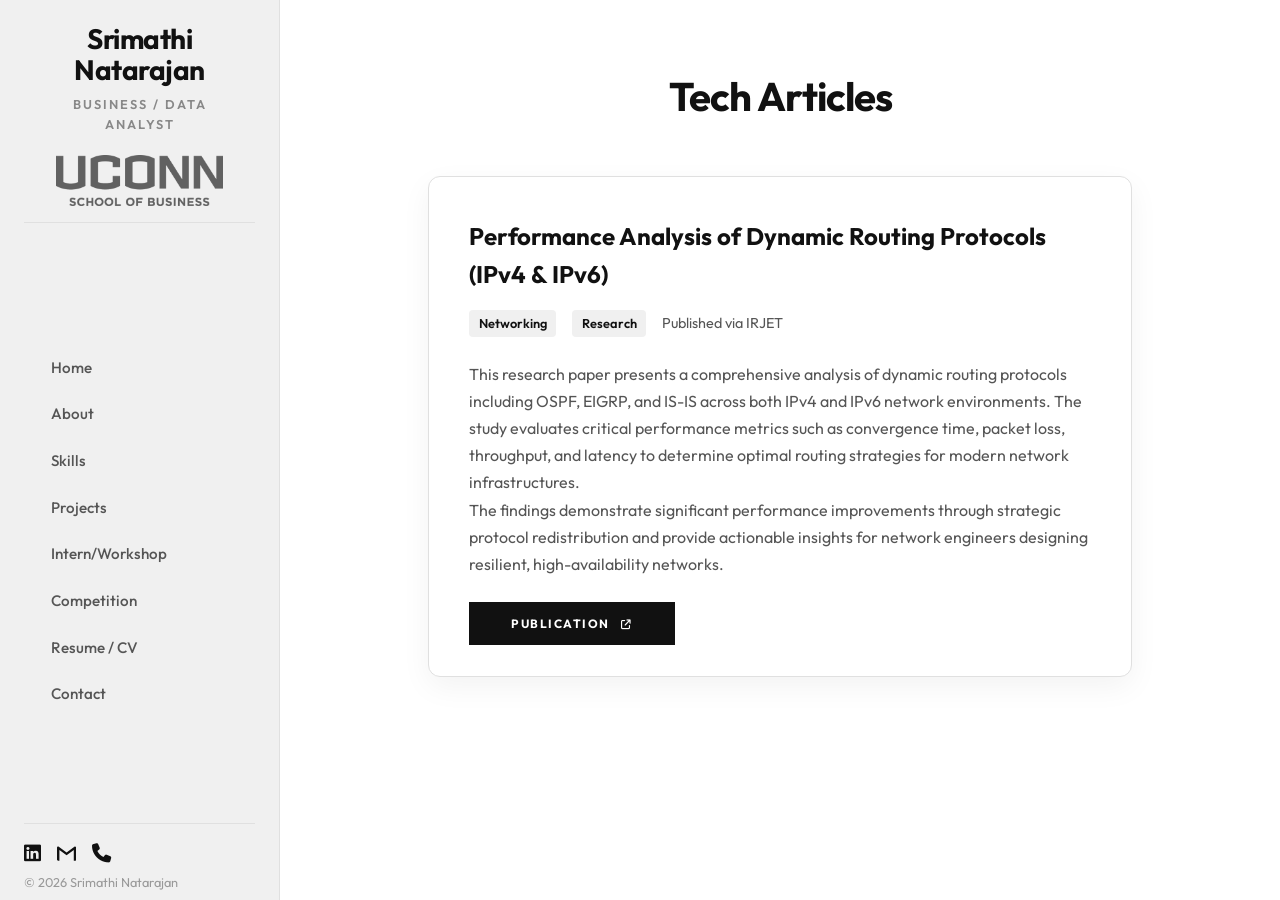
<file: tech-articles.html>
<!DOCTYPE html>
<html lang="en">

<head>
    <meta charset="UTF-8">
    <meta name="viewport" content="width=device-width, initial-scale=1.0">
    <title>Srimathi Natarajan | Tech Articles</title>
    <link rel="preconnect" href="https://fonts.googleapis.com">
    <link rel="preconnect" href="https://fonts.gstatic.com" crossorigin>
    <link href="https://fonts.googleapis.com/css2?family=Outfit:wght@300;400;500;600;700&display=swap" rel="stylesheet">
    <link rel="stylesheet" href="https://cdnjs.cloudflare.com/ajax/libs/font-awesome/6.4.0/css/all.min.css">
    <link rel="stylesheet" href="style.css">
    <style>
        .tech-article-container {
            max-width: 800px;
            margin: 0 auto;
            text-align: center;
        }

        .article-card {
            background: #fff;
            border: 1px solid var(--border-color);
            padding: 2.5rem;
            border-radius: 12px;
            box-shadow: 0 10px 30px rgba(0, 0, 0, 0.05);
            transition: all 0.3s ease;
            text-align: left;
        }

        .article-card:hover {
            transform: translateY(-5px);
            box-shadow: 0 15px 40px rgba(0, 0, 0, 0.1);
            border-color: var(--text-black);
        }

        .article-title {
            font-size: 1.5rem;
            font-weight: 700;
            margin-bottom: 1rem;
            color: var(--text-black);
        }

        .article-meta {
            font-size: 0.9rem;
            color: var(--text-grey);
            margin-bottom: 1.5rem;
            display: flex;
            gap: 1rem;
            align-items: center;
        }

        .article-badge {
            background: #f0f0f0;
            padding: 0.2rem 0.6rem;
            border-radius: 4px;
            font-weight: 600;
            font-size: 0.8rem;
            color: var(--text-black);
        }

        .article-desc {
            color: var(--text-grey);
            margin-bottom: 2rem;
            line-height: 1.7;
        }
    </style>
</head>

<body>
    <div class="app-layout">
        <!-- Sidebar Navigation -->
        <aside class="sidebar">
            <div class="sidebar-header">
                <h2>Srimathi Natarajan</h2>
                <p>Business / Data Analyst</p>
                <div class="logo-container">
                    <img src="uconn_business_logo.png" alt="Uconn Business Logo" class="uconn-logo">
                </div>
            </div>

            <nav class="sidebar-nav">
                <a href="index.html#hero" class="nav-link">Home</a>
                <a href="index.html#about" class="nav-link">About</a>
                <a href="index.html#skills" class="nav-link">Skills</a>
                <a href="projects.html" class="nav-link">Projects</a>
                <a href="intern-workshop.html" class="nav-link">Intern/Workshop</a>
                <a href="travelers-case-study.html" class="nav-link">Competition</a>
                <a href="Srimathi_Natarajan_Resume.pdf" target="_blank" class="nav-link"
                    download="Srimathi_Natarajan_Resume">Resume / CV</a>
                <a href="index.html#contact" class="nav-link">Contact</a>
            </nav>

            <div class="sidebar-footer">
                <div class="social-links">
                    <button class="social-btn" data-url="https://www.linkedin.com/in/srimathi-natarajan-424b54169">
                        <i class="fa-brands fa-linkedin"></i>
                    </button>
                    <button class="social-btn"
                        data-url="https://mail.google.com/mail/?view=cm&fs=1&to=srimathi.natarajan23@gmail.com">
                        <svg class="gmail-icon" xmlns="http://www.w3.org/2000/svg" viewBox="0 0 24 24">
                            <path
                                d="M24 4.5v15c0 .85-.65 1.5-1.5 1.5H21V7.39l-9 6.58-9-6.58V21H1.5C.65 21 0 20.35 0 19.5v-15c0-1.17 1.32-1.88 2.26-1.19L12 10.61l9.74-7.3c.94-.69 2.26 0 2.26 1.19z" />
                        </svg>
                    </button>
                    <button class="social-btn" data-url="tel:8607077606">
                        <i class="fa-solid fa-phone"></i>
                    </button>
                </div>
                <p>&copy; <span id="year"></span> Srimathi Natarajan</p>
            </div>
        </aside>

        <!-- Mobile Header Toggle -->
        <div class="mobile-toggle-bar">
            <div class="brand">Srimathi</div>
            <button class="menu-toggle"><i class="fa-solid fa-bars"></i></button>
        </div>

        <!-- Main Content -->
        <main class="main-content">
            <section class="section">
                <div class="container tech-article-container">
                    <h2 class="section-title">Tech Articles</h2>

                    <div class="article-card">
                        <h3 class="article-title">Performance Analysis of Dynamic Routing Protocols (IPv4 & IPv6)</h3>
                        <div class="article-meta">
                            <span class="article-badge">Networking</span>
                            <span class="article-badge">Research</span>
                            <span>Published via IRJET</span>
                        </div>

                        <div class="article-desc">
                            <p>This research paper presents a comprehensive analysis of dynamic routing protocols
                                including OSPF, EIGRP, and IS-IS across both IPv4 and IPv6 network environments. The
                                study evaluates critical performance metrics such as convergence time, packet loss,
                                throughput, and latency to determine optimal routing strategies for modern network
                                infrastructures.</p>
                            <p>The findings demonstrate significant performance improvements through strategic protocol
                                redistribution and provide actionable insights for network engineers designing
                                resilient, high-availability networks.</p>
                        </div>

                        <a href="https://irjet.net/archives/V7/i4/IRJET-V7I4462.pdf" target="_blank"
                            class="btn btn-primary">
                            PUBLICATION <i class="fa-solid fa-arrow-up-right-from-square"
                                style="margin-left: 0.5rem; font-size: 0.8em;"></i>
                        </a>
                    </div>
                </div>
            </section>
        </main>
    </div>

    <script src="script.js"></script>
</body>

</html>
</file>
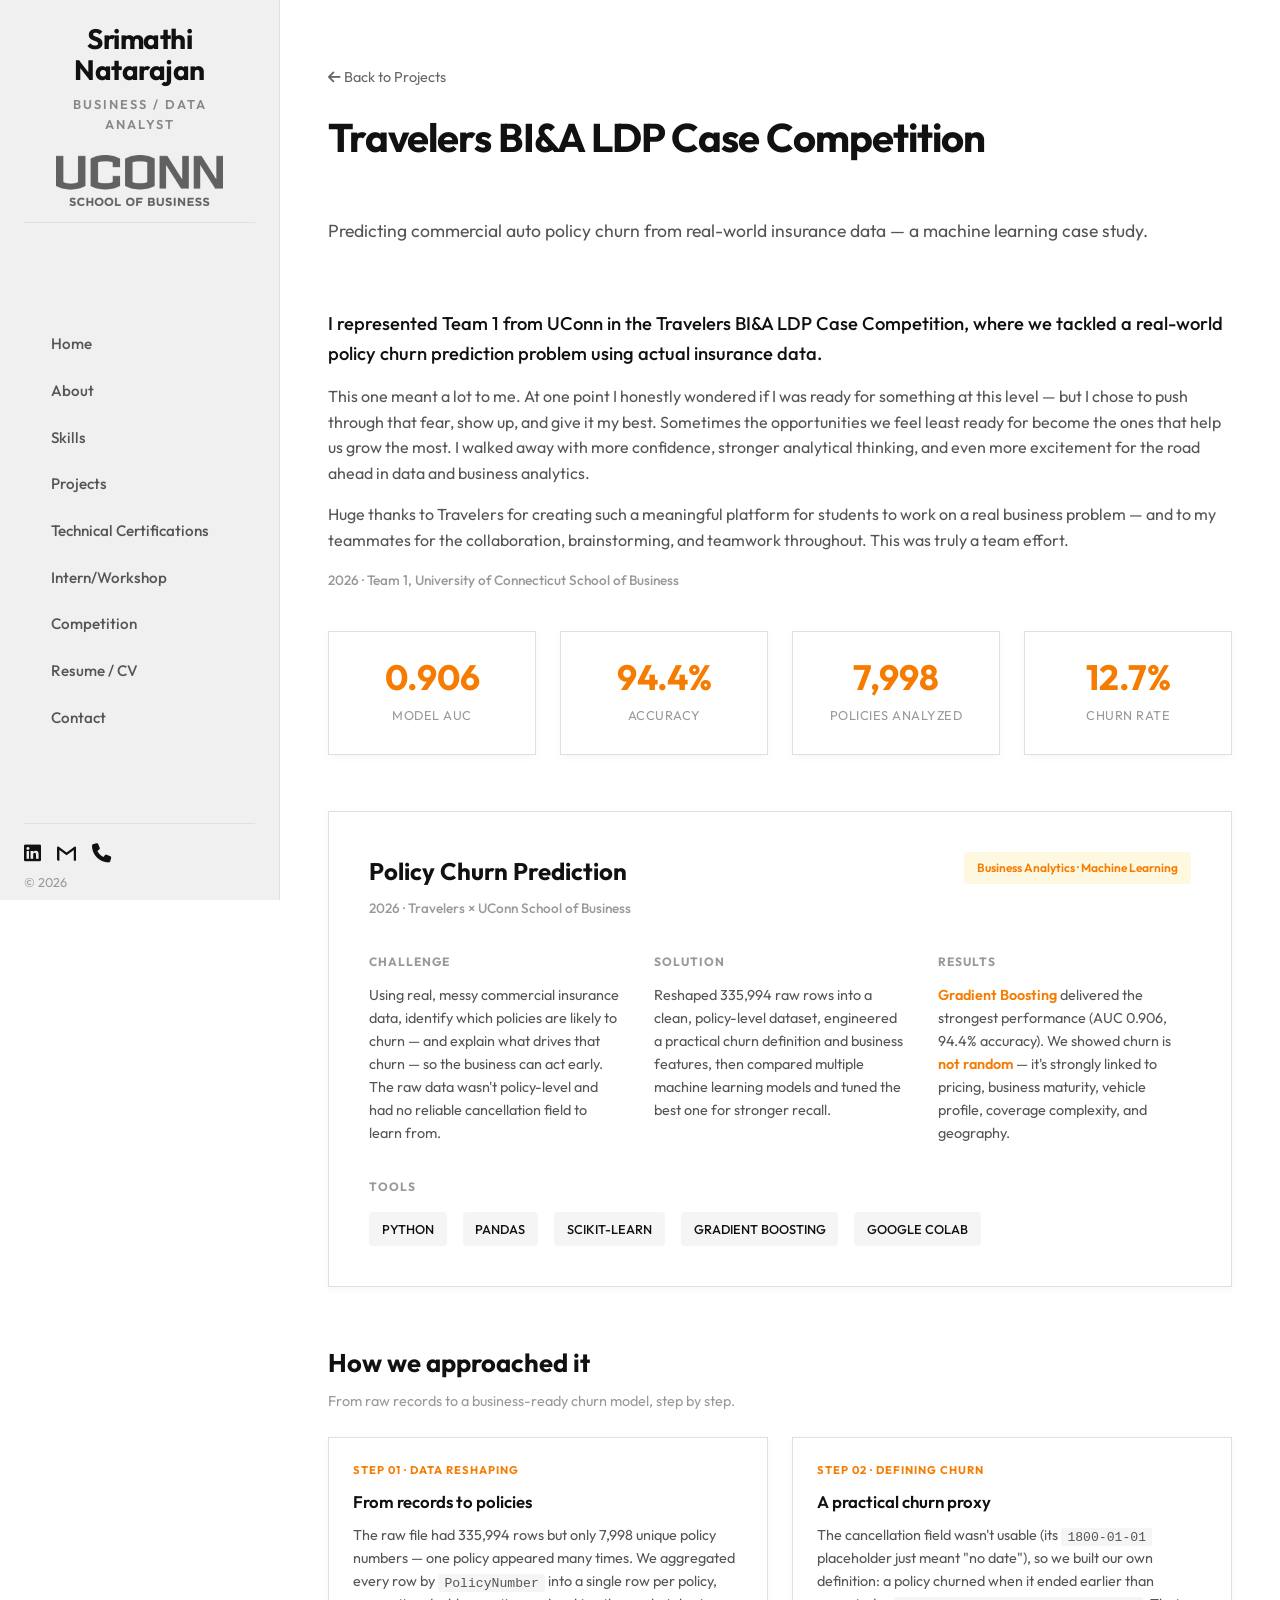
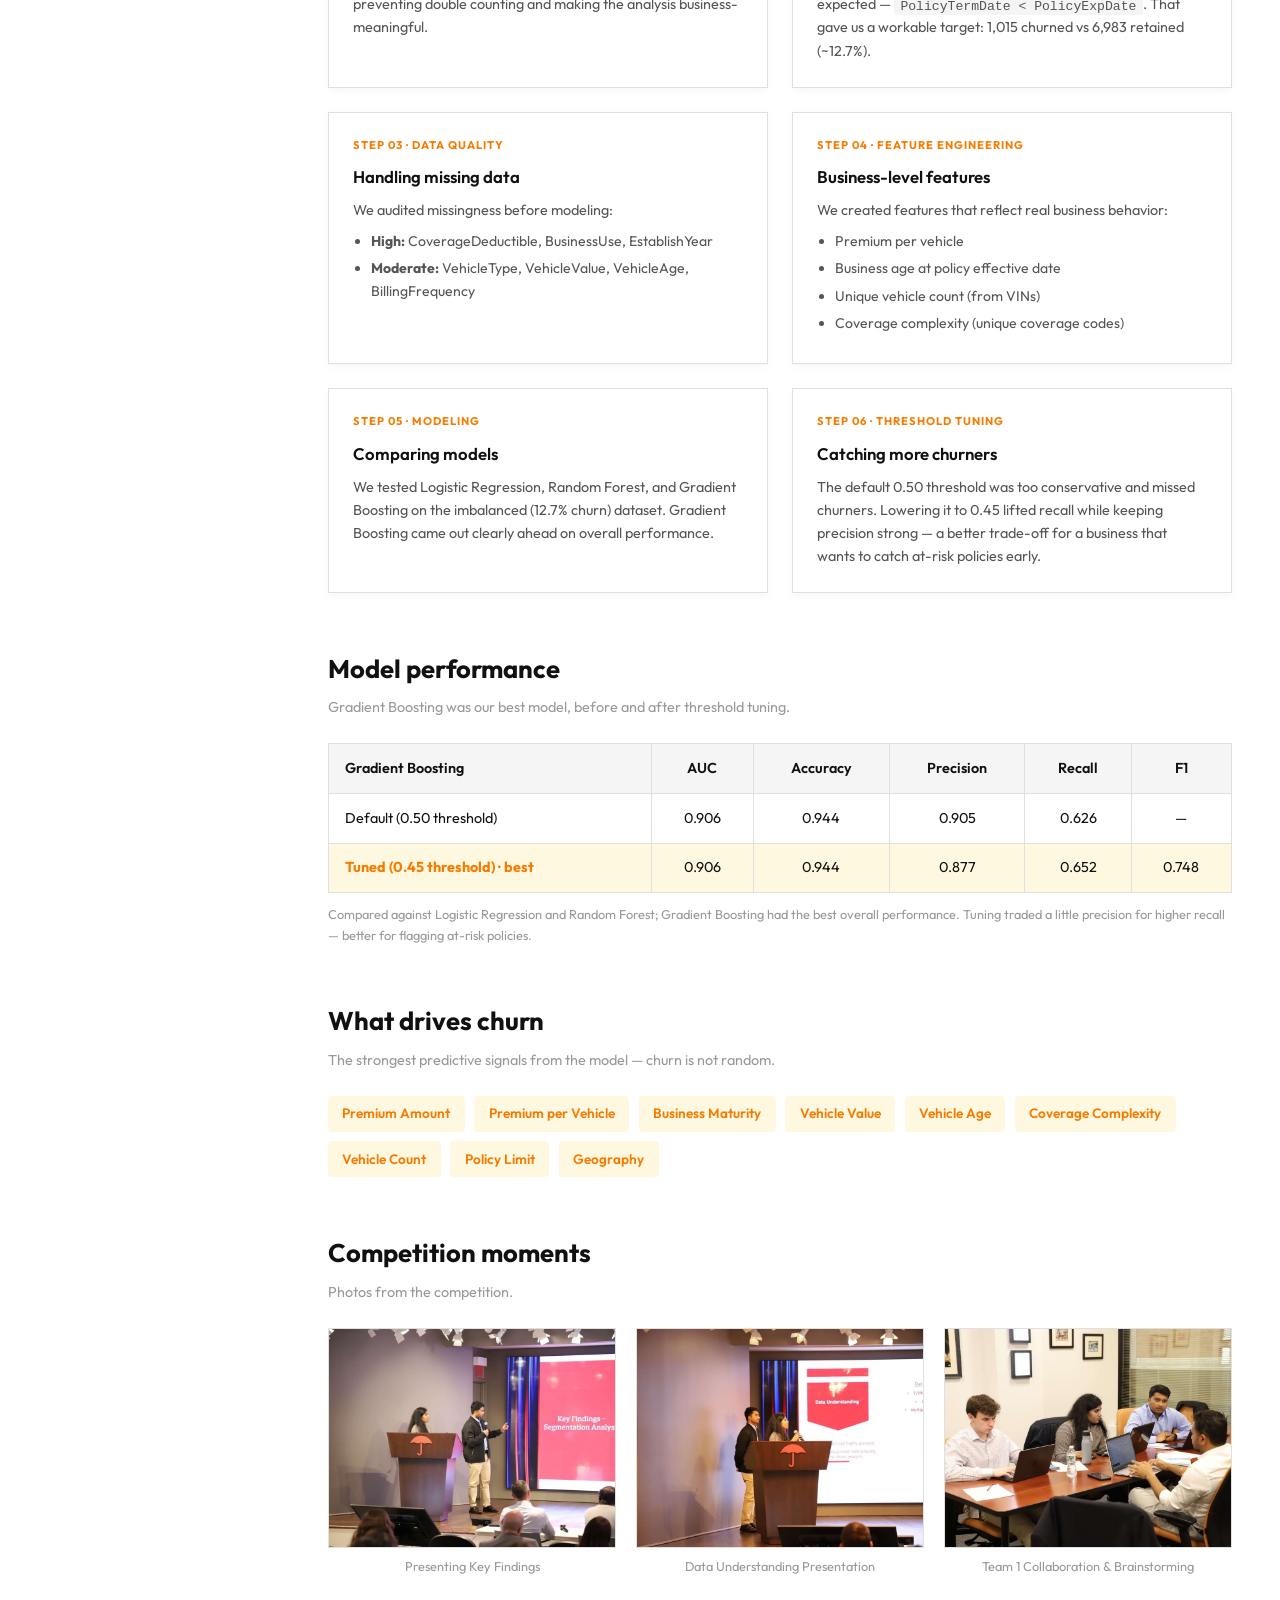
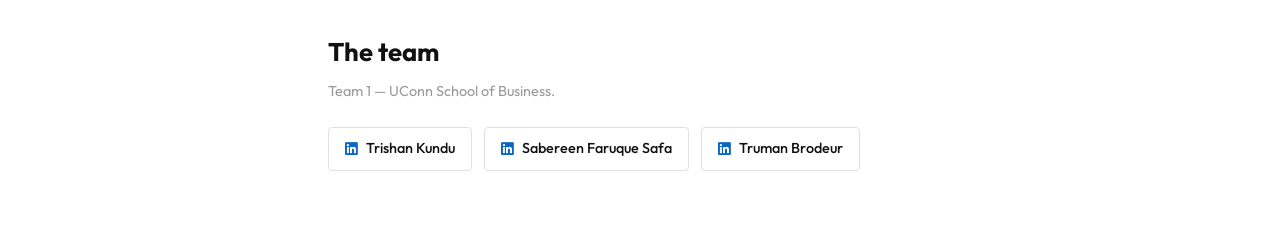
<file: travelers-case-study.html>
<!DOCTYPE html>
<html lang="en">

<head>
    <meta charset="UTF-8">
    <meta name="viewport" content="width=device-width, initial-scale=1.0">
    <title>Travelers BI&A Case Competition | Srimathi Natarajan</title>
    <meta name="description"
        content="Policy churn prediction case study — Travelers BI&A LDP Case Competition, presented by Srimathi Natarajan (Team 1, UConn).">
    <link rel="preconnect" href="https://fonts.googleapis.com">
    <link rel="preconnect" href="https://fonts.gstatic.com" crossorigin>
    <link href="https://fonts.googleapis.com/css2?family=Outfit:wght@300;400;500;600;700&display=swap"
        rel="stylesheet">
    <link rel="stylesheet" href="https://cdnjs.cloudflare.com/ajax/libs/font-awesome/6.4.0/css/all.min.css">
    <link rel="stylesheet" href="style.css">

    <!-- Scoped styles for this case-study page. Reuses existing colors, font, and card look. -->
    <style>
        .case-intro { max-width: 900px; margin-bottom: 2.5rem; }
        .case-intro .lead { font-size: 1.15rem; color: var(--text-black); font-weight: 500; margin-bottom: 1rem; }
        .case-intro p { color: var(--text-grey); font-size: 1rem; margin-bottom: 1rem; }
        .case-intro .context-line { font-size: 0.85rem; color: #999; font-weight: 500; margin-top: 0.5rem; }

        .stat-row { display: grid; grid-template-columns: repeat(4, 1fr); gap: 1.5rem; margin: 2rem 0 3.5rem; }
        @media (max-width: 900px) { .stat-row { grid-template-columns: repeat(2, 1fr); } }
        .stat-tile { background: #fff; border: 1px solid var(--border-color); padding: 1.75rem 1.25rem; text-align: center; box-shadow: 0 2px 8px rgba(0,0,0,.04); }
        .stat-tile .num { font-size: 2.2rem; font-weight: 700; color: #f57c00; line-height: 1; }
        .stat-tile .lbl { font-size: 0.8rem; color: #999; margin-top: 0.6rem; letter-spacing: 0.5px; }

        .case-block { margin-bottom: 3.5rem; }
        .case-block > h2 { font-size: 1.6rem; font-weight: 700; margin-bottom: 0.4rem; }
        .case-block > .block-sub { color: #999; font-size: 0.9rem; margin-bottom: 1.5rem; }

        .step-grid { display: grid; grid-template-columns: 1fr 1fr; gap: 1.5rem; }
        @media (max-width: 900px) { .step-grid { grid-template-columns: 1fr; } }
        .step { background: #fff; border: 1px solid var(--border-color); padding: 1.5rem; box-shadow: 0 2px 8px rgba(0,0,0,.04); }
        .step h4 { font-size: 0.7rem; font-weight: 700; letter-spacing: 1px; color: #f57c00; margin-bottom: 0.6rem; }
        .step h3 { font-size: 1.05rem; font-weight: 600; margin-bottom: 0.5rem; }
        .step p { font-size: 0.9rem; color: var(--text-grey); margin: 0; }
        .step ul { margin: 0.5rem 0 0; padding-left: 1.1rem; }
        .step li { font-size: 0.88rem; color: var(--text-grey); margin-bottom: 0.3rem; }
        .step code { background: #f5f5f5; padding: 0.1rem 0.4rem; border-radius: 3px; font-size: 0.82rem; }

        .model-table-wrap { overflow-x: auto; }
        .model-table { width: 100%; border-collapse: collapse; font-size: 0.9rem; min-width: 560px; }
        .model-table th, .model-table td { border: 1px solid var(--border-color); padding: 0.8rem 1rem; text-align: center; }
        .model-table th { background: #f5f5f5; font-weight: 600; color: var(--text-black); }
        .model-table td:first-child, .model-table th:first-child { text-align: left; }
        .model-table tr.best { background: #fff8e1; }
        .model-table tr.best td:first-child { font-weight: 700; color: #f57c00; }
        .table-note { font-size: 0.8rem; color: #999; margin-top: 0.7rem; }

        .driver-tags { display: flex; flex-wrap: wrap; gap: 0.6rem; }
        .driver-tags span { font-size: 0.85rem; background: #fff8e1; color: #f57c00; padding: 0.45rem 0.9rem; border-radius: 4px; font-weight: 600; }

        .photo-gallery { display: grid; grid-template-columns: repeat(3, 1fr); gap: 1.25rem; }
        @media (max-width: 900px) { .photo-gallery { grid-template-columns: 1fr 1fr; } }
        .photo-gallery figure { margin: 0; }
        .photo-gallery img { width: 100%; height: 220px; object-fit: cover; border: 1px solid var(--border-color); }
        .photo-placeholder { height: 220px; border: 2px dashed #ccc; display: flex; align-items: center; justify-content: center; text-align: center; color: #999; font-size: 0.85rem; padding: 1rem; background: var(--bg-grey); }
        .photo-gallery figcaption { font-size: 0.8rem; color: #999; margin-top: 0.5rem; text-align: center; }

        .team-credits { display: flex; flex-wrap: wrap; gap: 0.75rem; }
        .team-credits a { display: inline-flex; align-items: center; gap: 0.5rem; border: 1px solid var(--border-color); padding: 0.6rem 1rem; border-radius: 4px; font-size: 0.9rem; font-weight: 500; color: var(--text-black); background: #fff; transition: all .3s ease; }
        .team-credits a:hover { border-color: #f57c00; color: #f57c00; }
        .team-credits a i { color: #0a66c2; }
        .team-credits a:hover i { color: #f57c00; }
    </style>
</head>

<body>
    <div class="app-layout">
        <!-- Sidebar Navigation -->
        <aside class="sidebar">
            <div class="sidebar-header">
                <h2>Srimathi Natarajan</h2>
                <p>Business / Data Analyst</p>
                <div class="logo-container">
                    <img src="uconn_business_logo.png" alt="Uconn Business Logo" class="uconn-logo">
                </div>
            </div>

            <nav class="sidebar-nav">
                <a href="index.html#hero" class="nav-link">Home</a>
                <a href="index.html#about" class="nav-link">About</a>
                <a href="index.html#skills" class="nav-link">Skills</a>
                <a href="projects.html" class="nav-link">Projects</a>
                <a href="certifications.html" class="nav-link">Technical Certifications</a>
                <a href="intern-workshop.html" class="nav-link">Intern/Workshop</a>
                <a href="travelers-case-study.html" class="nav-link active">Competition</a>
                <a href="Srimathi_Natarajan_Resume.pdf" target="_blank" class="nav-link"
                    download="Srimathi_Natarajan_Resume">Resume / CV</a>
                <a href="index.html#contact" class="nav-link">Contact</a>
            </nav>

            <div class="sidebar-footer">
                <div class="social-links">
                    <button class="social-btn" data-url="https://www.linkedin.com/in/srimathi-natarajan-424b54169">
                        <i class="fa-brands fa-linkedin"></i>
                    </button>
                    <button class="social-btn"
                        data-url="https://mail.google.com/mail/?view=cm&fs=1&to=srimathi.natarajan23@gmail.com">
                        <svg class="gmail-icon" xmlns="http://www.w3.org/2000/svg" viewBox="0 0 24 24">
                            <path
                                d="M24 4.5v15c0 .85-.65 1.5-1.5 1.5H21V7.39l-9 6.58-9-6.58V21H1.5C.65 21 0 20.35 0 19.5v-15c0-1.17 1.32-1.88 2.26-1.19L12 10.61l9.74-7.3c.94-.69 2.26 0 2.26 1.19z" />
                        </svg>
                    </button>
                    <button class="social-btn" data-url="tel:8607077606">
                        <i class="fa-solid fa-phone"></i>
                    </button>
                </div>
                <p>&copy; <span id="year">2026</span></p>
            </div>
        </aside>

        <!-- Mobile Header Toggle -->
        <div class="mobile-toggle-bar">
            <div class="brand">Srimathi</div>
            <button class="menu-toggle"><i class="fa-solid fa-bars"></i></button>
        </div>

        <!-- Main Content -->
        <main class="main-content">
            <section class="section">
                <div class="container">
                    <header class="page-header">
                        <a href="projects.html" class="back-link">
                            <i class="fa-solid fa-arrow-left"></i> Back to Projects
                        </a>
                        <h1 class="section-title">Travelers BI&amp;A LDP Case Competition</h1>
                        <p class="section-subtitle">Predicting commercial auto policy churn from real-world insurance
                            data — a machine learning case study.</p>
                    </header>

                    <!-- Intro / reflection -->
                    <div class="case-intro">
                        <p class="lead">I represented Team 1 from UConn in the Travelers BI&amp;A LDP Case Competition,
                            where we tackled a real-world policy churn prediction problem using actual insurance data.</p>
                        <p>This one meant a lot to me. At one point I honestly wondered if I was ready for something at
                            this level — but I chose to push through that fear, show up, and give it my best. Sometimes
                            the opportunities we feel least ready for become the ones that help us grow the most. I walked
                            away with more confidence, stronger analytical thinking, and even more excitement for the road
                            ahead in data and business analytics.</p>
                        <p>Huge thanks to Travelers for creating such a meaningful platform for students to work on a real
                            business problem — and to my teammates for the collaboration, brainstorming, and teamwork
                            throughout. This was truly a team effort.</p>
                        <p class="context-line">2026 · Team 1, University of Connecticut School of Business</p>
                    </div>

                    <!-- Headline metrics -->
                    <div class="stat-row">
                        <div class="stat-tile">
                            <div class="num">0.906</div>
                            <div class="lbl">MODEL AUC</div>
                        </div>
                        <div class="stat-tile">
                            <div class="num">94.4%</div>
                            <div class="lbl">ACCURACY</div>
                        </div>
                        <div class="stat-tile">
                            <div class="num">7,998</div>
                            <div class="lbl">POLICIES ANALYZED</div>
                        </div>
                        <div class="stat-tile">
                            <div class="num">12.7%</div>
                            <div class="lbl">CHURN RATE</div>
                        </div>
                    </div>

                    <!-- Overview card (matches your existing project-card style) -->
                    <div class="projects-grid" style="margin-bottom: 3.5rem;">
                        <div class="project-card-modern">
                            <div class="project-header">
                                <h3>Policy Churn Prediction</h3>
                                <span class="project-badge">Business Analytics · Machine Learning</span>
                            </div>
                            <p class="project-date">2026 · Travelers × UConn School of Business</p>

                            <div class="project-sections">
                                <div class="project-section">
                                    <h4>CHALLENGE</h4>
                                    <p>Using real, messy commercial insurance data, identify which policies are likely to
                                        churn — and explain what drives that churn — so the business can act early. The raw
                                        data wasn't policy-level and had no reliable cancellation field to learn from.</p>
                                </div>

                                <div class="project-section">
                                    <h4>SOLUTION</h4>
                                    <p>Reshaped 335,994 raw rows into a clean, policy-level dataset, engineered a practical
                                        churn definition and business features, then compared multiple machine learning
                                        models and tuned the best one for stronger recall.</p>
                                </div>

                                <div class="project-section">
                                    <h4>RESULTS</h4>
                                    <p><strong>Gradient Boosting</strong> delivered the strongest performance (AUC 0.906,
                                        94.4% accuracy). We showed churn is <strong>not random</strong> — it's strongly
                                        linked to pricing, business maturity, vehicle profile, coverage complexity, and
                                        geography.</p>
                                </div>
                            </div>

                            <div class="project-tools">
                                <h4>TOOLS</h4>
                                <div class="tech-tags">
                                    <span>Python</span>
                                    <span>pandas</span>
                                    <span>scikit-learn</span>
                                    <span>Gradient Boosting</span>
                                    <span>Google Colab</span>
                                </div>
                            </div>
                        </div>
                    </div>

                    <!-- Approach -->
                    <div class="case-block">
                        <h2>How we approached it</h2>
                        <p class="block-sub">From raw records to a business-ready churn model, step by step.</p>

                        <div class="step-grid">
                            <div class="step">
                                <h4>STEP 01 · DATA RESHAPING</h4>
                                <h3>From records to policies</h3>
                                <p>The raw file had 335,994 rows but only 7,998 unique policy numbers — one policy appeared
                                    many times. We aggregated every row by <code>PolicyNumber</code> into a single row per
                                    policy, preventing double counting and making the analysis business-meaningful.</p>
                            </div>

                            <div class="step">
                                <h4>STEP 02 · DEFINING CHURN</h4>
                                <h3>A practical churn proxy</h3>
                                <p>The cancellation field wasn't usable (its <code>1800-01-01</code> placeholder just meant
                                    "no date"), so we built our own definition: a policy churned when it ended earlier than
                                    expected — <code>PolicyTermDate &lt; PolicyExpDate</code>. That gave us a workable
                                    target: 1,015 churned vs 6,983 retained (~12.7%).</p>
                            </div>

                            <div class="step">
                                <h4>STEP 03 · DATA QUALITY</h4>
                                <h3>Handling missing data</h3>
                                <p>We audited missingness before modeling:</p>
                                <ul>
                                    <li><strong>High:</strong> CoverageDeductible, BusinessUse, EstablishYear</li>
                                    <li><strong>Moderate:</strong> VehicleType, VehicleValue, VehicleAge, BillingFrequency</li>
                                </ul>
                            </div>

                            <div class="step">
                                <h4>STEP 04 · FEATURE ENGINEERING</h4>
                                <h3>Business-level features</h3>
                                <p>We created features that reflect real business behavior:</p>
                                <ul>
                                    <li>Premium per vehicle</li>
                                    <li>Business age at policy effective date</li>
                                    <li>Unique vehicle count (from VINs)</li>
                                    <li>Coverage complexity (unique coverage codes)</li>
                                </ul>
                            </div>

                            <div class="step">
                                <h4>STEP 05 · MODELING</h4>
                                <h3>Comparing models</h3>
                                <p>We tested Logistic Regression, Random Forest, and Gradient Boosting on the imbalanced
                                    (12.7% churn) dataset. Gradient Boosting came out clearly ahead on overall performance.</p>
                            </div>

                            <div class="step">
                                <h4>STEP 06 · THRESHOLD TUNING</h4>
                                <h3>Catching more churners</h3>
                                <p>The default 0.50 threshold was too conservative and missed churners. Lowering it to 0.45
                                    lifted recall while keeping precision strong — a better trade-off for a business that
                                    wants to catch at-risk policies early.</p>
                            </div>
                        </div>
                    </div>

                    <!-- Model results -->
                    <div class="case-block">
                        <h2>Model performance</h2>
                        <p class="block-sub">Gradient Boosting was our best model, before and after threshold tuning.</p>

                        <div class="model-table-wrap">
                            <table class="model-table">
                                <thead>
                                    <tr>
                                        <th>Gradient Boosting</th>
                                        <th>AUC</th>
                                        <th>Accuracy</th>
                                        <th>Precision</th>
                                        <th>Recall</th>
                                        <th>F1</th>
                                    </tr>
                                </thead>
                                <tbody>
                                    <tr>
                                        <td>Default (0.50 threshold)</td>
                                        <td>0.906</td>
                                        <td>0.944</td>
                                        <td>0.905</td>
                                        <td>0.626</td>
                                        <td>&mdash;</td>
                                    </tr>
                                    <tr class="best">
                                        <td>Tuned (0.45 threshold) &middot; best</td>
                                        <td>0.906</td>
                                        <td>0.944</td>
                                        <td>0.877</td>
                                        <td>0.652</td>
                                        <td>0.748</td>
                                    </tr>
                                </tbody>
                            </table>
                        </div>
                        <p class="table-note">Compared against Logistic Regression and Random Forest; Gradient Boosting had
                            the best overall performance. Tuning traded a little precision for higher recall — better for
                            flagging at-risk policies.</p>
                    </div>

                    <!-- Key drivers -->
                    <div class="case-block">
                        <h2>What drives churn</h2>
                        <p class="block-sub">The strongest predictive signals from the model — churn is not random.</p>
                        <div class="driver-tags">
                            <span>Premium Amount</span>
                            <span>Premium per Vehicle</span>
                            <span>Business Maturity</span>
                            <span>Vehicle Value</span>
                            <span>Vehicle Age</span>
                            <span>Coverage Complexity</span>
                            <span>Vehicle Count</span>
                            <span>Policy Limit</span>
                            <span>Geography</span>
                        </div>
                    </div>

                    <!-- Photos -->
                    <div class="case-block">
                        <h2>Competition moments</h2>
                        <p class="block-sub">Photos from the competition.</p>
                        <div class="photo-gallery">
                            <figure>
                                <img src="travelers_photo1.jpg" alt="Presenting segmentation analysis on stage at Travelers">
                                <figcaption>Presenting Key Findings</figcaption>
                            </figure>
                            <figure>
                                <img src="travelers_photo2.jpg" alt="Presenting data understanding at the Travelers podium">
                                <figcaption>Data Understanding Presentation</figcaption>
                            </figure>
                            <figure>
                                <img src="travelers_photo3.jpg" alt="Team 1 working together on the case study">
                                <figcaption>Team 1 Collaboration &amp; Brainstorming</figcaption>
                            </figure>
                        </div>
                    </div>

                    <!-- Team -->
                    <div class="case-block" style="margin-bottom: 1rem;">
                        <h2>The team</h2>
                        <p class="block-sub">Team 1 — UConn School of Business.</p>
                        <div class="team-credits">
                            <a href="https://www.linkedin.com/in/trishan-kundu-8a8a6b85/" target="_blank"
                                rel="noopener noreferrer"><i class="fa-brands fa-linkedin"></i> Trishan Kundu</a>
                            <a href="https://www.linkedin.com/in/sabereen-faruque/" target="_blank"
                                rel="noopener noreferrer"><i class="fa-brands fa-linkedin"></i> Sabereen Faruque Safa</a>
                            <a href="https://www.linkedin.com/in/truman-brodeur-1a2b0421b/" target="_blank"
                                rel="noopener noreferrer"><i class="fa-brands fa-linkedin"></i> Truman Brodeur</a>
                        </div>
                    </div>
                </div>
            </section>
        </main>
    </div>
    <script src="script.js"></script>
</body>

</html>
</file>
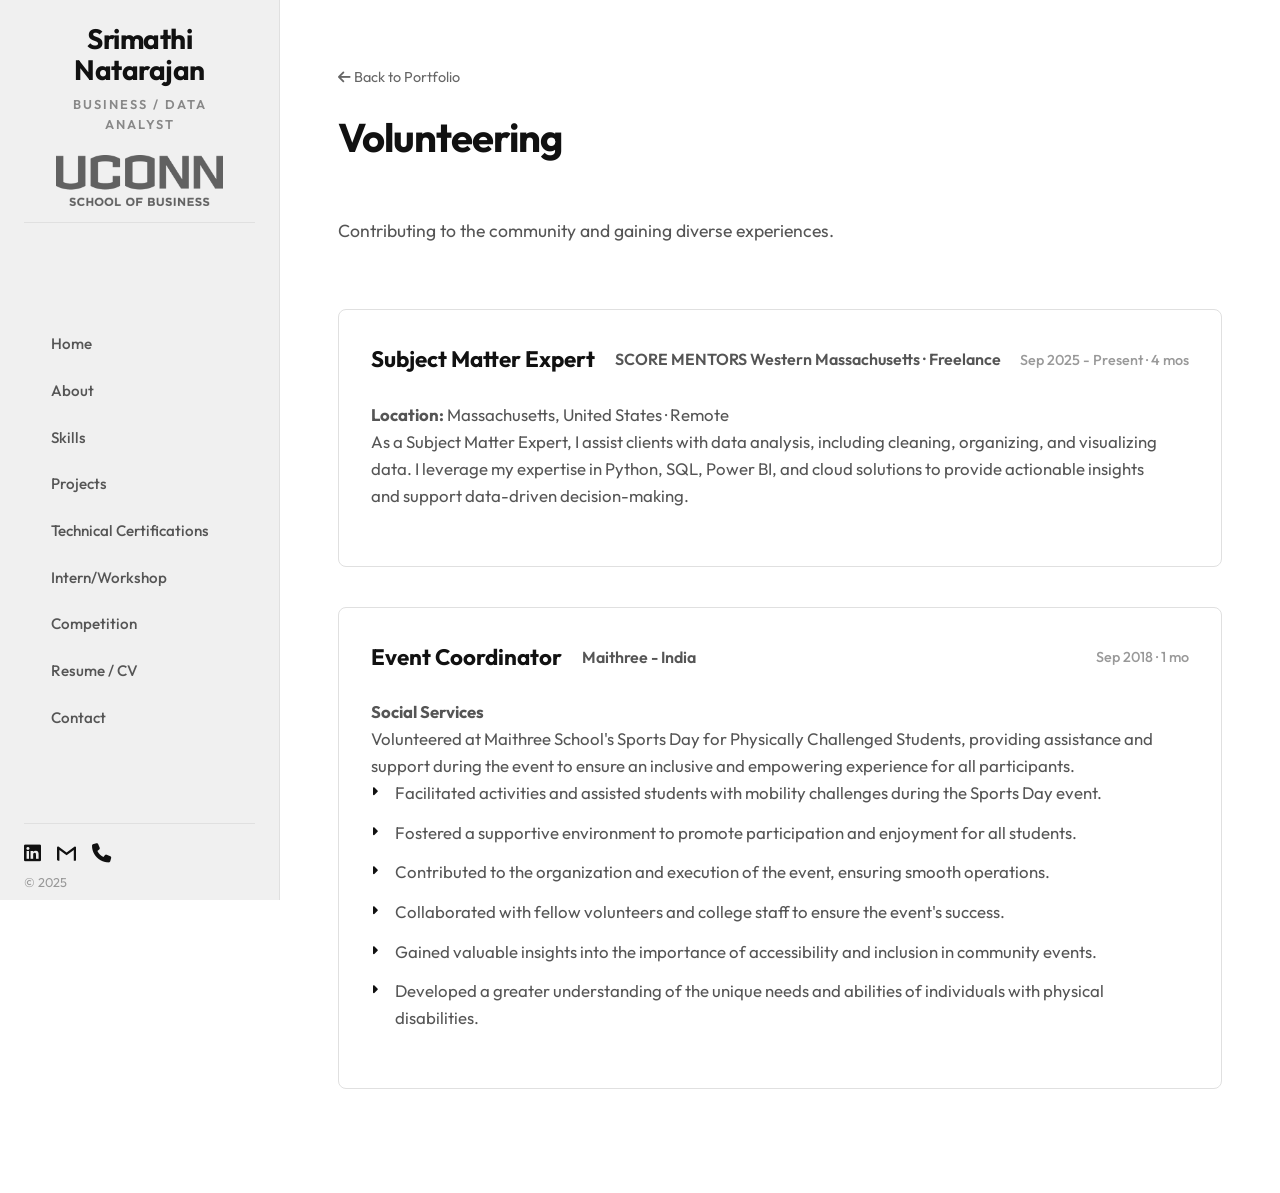
<file: volunteership.html>
<!DOCTYPE html>
<html lang="en">

<head>
    <meta charset="UTF-8">
    <meta name="viewport" content="width=device-width, initial-scale=1.0">
    <title>Volunteering | Srimathi Natarajan</title>
    <meta name="description" content="Volunteer experiences and community involvement of Srimathi Natarajan.">
    <link rel="preconnect" href="https://fonts.googleapis.com">
    <link rel="preconnect" href="https://fonts.gstatic.com" crossorigin>
    <link href="https://fonts.googleapis.com/css2?family=Outfit:wght@300;400;500;600;700&display=swap" rel="stylesheet">
    <link rel="stylesheet" href="https://cdnjs.cloudflare.com/ajax/libs/font-awesome/6.4.0/css/all.min.css">
    <link rel="stylesheet" href="style.css">
</head>

<body>
    <div class="app-layout">
        <!-- Sidebar Navigation -->
        <aside class="sidebar">
            <div class="sidebar-header">
                <h2>Srimathi Natarajan</h2>
                <p>Business / Data Analyst</p>
                <div class="logo-container">
                    <img src="uconn_business_logo.png" alt="Uconn Business Logo" class="uconn-logo">
                </div>
            </div>

            <nav class="sidebar-nav">
                <a href="index.html#hero" class="nav-link">Home</a>
                <a href="index.html#about" class="nav-link">About</a>
                <a href="index.html#skills" class="nav-link">Skills</a>
                <a href="projects.html" class="nav-link">Projects</a>
                <a href="certifications.html" class="nav-link">Technical Certifications</a>
                <a href="intern-workshop.html" class="nav-link">Intern/Workshop</a>
                <a href="travelers-case-study.html" class="nav-link">Competition</a>
                <a href="Srimathi_Natarajan_Resume.pdf" target="_blank" class="nav-link"
                    download="Srimathi_Natarajan_Resume">Resume / CV</a>
                <a href="index.html#contact" class="nav-link">Contact</a>
            </nav>

            <div class="sidebar-footer">
                <div class="social-links">
                    <button class="social-btn" data-url="https://www.linkedin.com/in/srimathi-natarajan-424b54169">
                        <i class="fa-brands fa-linkedin"></i>
                    </button>
                    <button class="social-btn"
                        data-url="https://mail.google.com/mail/?view=cm&fs=1&to=srimathi.natarajan23@gmail.com">
                        <svg class="gmail-icon" xmlns="http://www.w3.org/2000/svg" viewBox="0 0 24 24">
                            <path
                                d="M24 4.5v15c0 .85-.65 1.5-1.5 1.5H21V7.39l-9 6.58-9-6.58V21H1.5C.65 21 0 20.35 0 19.5v-15c0-1.17 1.32-1.88 2.26-1.19L12 10.61l9.74-7.3c.94-.69 2.26 0 2.26 1.19z" />
                        </svg>
                    </button>
                    <button class="social-btn" data-url="tel:8607077606">
                        <i class="fa-solid fa-phone"></i>
                    </button>
                </div>
                <p>&copy; 2025</p>
            </div>
        </aside>

        <!-- Mobile Header Toggle -->
        <div class="mobile-toggle-bar">
            <div class="brand">Srimathi</div>
            <button class="menu-toggle"><i class="fa-solid fa-bars"></i></button>
        </div>

        <!-- Main Content -->
        <main class="main-content">
            <section class="section">
                <div class="container">
                    <header class="page-header">
                        <a href="index.html" class="back-link">
                            <i class="fa-solid fa-arrow-left"></i> Back to Portfolio
                        </a>
                        <h1 class="section-title">Volunteering</h1>
                        <p class="section-subtitle">Contributing to the community and gaining diverse experiences.</p>
                    </header>

                    <div class="summary-container">
                        <div class="summary-item">
                            <div class="summary-header">
                                <h3 class="summary-role">Subject Matter Expert</h3>
                                <span class="summary-org">SCORE MENTORS Western Massachusetts · Freelance</span>
                                <span class="summary-period">Sep 2025 - Present · 4 mos</span>
                            </div>
                            <div class="summary-desc">
                                <p><strong>Location:</strong> Massachusetts, United States · Remote</p>
                                <p>As a Subject Matter Expert, I assist clients with data analysis, including cleaning,
                                    organizing, and visualizing data. I leverage my expertise in Python, SQL, Power BI,
                                    and cloud solutions to provide actionable insights and support data-driven
                                    decision-making.</p>
                            </div>
                        </div>

                        <div class="summary-item">
                            <div class="summary-header">
                                <h3 class="summary-role">Event Coordinator</h3>
                                <span class="summary-org">Maithree - India</span>
                                <span class="summary-period">Sep 2018 · 1 mo</span>
                            </div>
                            <div class="summary-desc">
                                <p><strong>Social Services</strong></p>
                                <p>Volunteered at Maithree School's Sports Day for Physically Challenged Students,
                                    providing assistance and support during the event to ensure an inclusive and
                                    empowering experience for all participants.</p>
                                <ul class="experience-list">
                                    <li>Facilitated activities and assisted students with mobility challenges during the
                                        Sports Day event.</li>
                                    <li>Fostered a supportive environment to promote participation and enjoyment for all
                                        students.</li>
                                    <li>Contributed to the organization and execution of the event, ensuring smooth
                                        operations.</li>
                                    <li>Collaborated with fellow volunteers and college staff to ensure the event's
                                        success.</li>
                                    <li>Gained valuable insights into the importance of accessibility and inclusion in
                                        community events.</li>
                                    <li>Developed a greater understanding of the unique needs and abilities of
                                        individuals with physical disabilities.</li>
                                </ul>
                            </div>
                        </div>
                    </div>
                </div>
            </section>
        </main>
    </div>
    <script src="script.js"></script>
</body>

</html>
</file>
<file: style.css>
:root {
    /* Strict Neutral Monochrome - Grey & White */
    --bg-white: #ffffff;
    --bg-grey: #f9f9f9;
    --bg-sidebar: #f0f0f0;
    /* Light Grey Sidebar */

    --text-black: #111111;
    --text-grey: #555555;
    --border-color: #e0e0e0;

    --font-main: 'Outfit', sans-serif;
    --transition: all 0.3s ease;

    --sidebar-width: 280px;
}

* {
    margin: 0;
    padding: 0;
    box-sizing: border-box;
}

html {
    scroll-behavior: smooth;
}

body {
    font-family: var(--font-main);
    color: var(--text-black);
    background-color: var(--bg-white);
    line-height: 1.6;
}

a {
    text-decoration: none;
    color: inherit;
    transition: var(--transition);
}

img {
    max-width: 100%;
    display: block;
}

/* Layout */
.app-layout {
    display: flex;
    min-height: 100vh;
}

/* Sidebar Styling */
.sidebar {
    width: var(--sidebar-width);
    background-color: var(--bg-sidebar);
    height: 100vh;
    position: fixed;
    top: 0;
    left: 0;
    padding: 0.5rem 1.5rem;
    display: flex;
    flex-direction: column;
    justify-content: space-between;
    border-right: 1px solid var(--border-color);
    z-index: 100;
}

.sidebar-header {
    margin-bottom: 0.5rem;
}

.logo-container {
    display: flex;
    align-items: center;
    gap: 1rem;
    margin-bottom: 0.5rem;
    margin-top: 0.5rem;
    /* Space between logos and name */
}

.sidebar-header h2 {
    font-size: 1.5rem;
    font-weight: 700;
    letter-spacing: -0.5px;
    margin-bottom: 0px;
    line-height: 1.1;
}

.sidebar-header p {
    color: var(--text-grey);
    font-size: 0.9rem;
    text-transform: uppercase;
    letter-spacing: 1px;
    font-weight: 500;
}

.uconn-logo {
    width: 100%;
    max-width: 160px;
    /* Slightly smaller */
    height: auto;
    object-fit: contain;
    display: block;
    margin: 0 auto;
    filter: grayscale(100%) opacity(0.7);
    /* Desaturate and reduce opacity for subtlety */
    transition: var(--transition);
}

.uconn-logo:hover {
    filter: grayscale(0%) opacity(1);
    /* Show full color on hover */
}

.sidebar-nav {
    display: flex;
    flex-direction: column;
    gap: 0.2rem;
    margin-top: 0.5rem;
    padding: 0 0.5rem;
    /* Add side padding for links */
}

.nav-link {
    padding: 0.6rem 1rem;
    color: var(--text-grey);
    font-weight: 500;
    font-size: 0.95rem;
    border-radius: 8px;
    transition: all 0.3s cubic-bezier(0.4, 0, 0.2, 1);
    display: block;
    border-left: 3px solid transparent;
}

.nav-link:hover {
    background-color: var(--bg-white);
    color: var(--text-black);
    transform: translateX(4px);
    box-shadow: 0 4px 12px rgba(0, 0, 0, 0.05);
}

.nav-link.active {
    background-color: white;
    color: var(--text-black);
    font-weight: 600;
    border-left-color: var(--text-black);
    box-shadow: 0 4px 12px rgba(0, 0, 0, 0.05);
}

.sidebar-footer {
    border-top: 1px solid var(--border-color);
    padding-top: 1.25rem;
}

.social-links {
    display: flex;
    gap: 1rem;
    font-size: 1.2rem;
    margin-bottom: 0.5rem;
    align-items: center;
    /* Ensure vertical alignment for SVG and Icons */
}

.gmail-icon {
    width: 1.2rem;
    height: 1.2rem;
    fill: currentColor;
}

.social-btn {
    background: none;
    border: none;
    padding: 0;
    color: inherit;
    font-size: 1.2rem;
    cursor: pointer;
    transition: var(--transition);
    -webkit-tap-highlight-color: transparent;
    -webkit-touch-callout: none;
    user-select: none;
    display: flex;
    align-items: center;
    justify-content: center;
}

.social-btn:hover {
    color: var(--text-grey);
}

.social-btn:hover .gmail-icon {
    fill: var(--text-grey);
}

.social-btn:active {
    transform: scale(0.95);
}

.sidebar-footer p {
    font-size: 0.8rem;
    color: #999;
}

/* Mobile Toggle - Hidden on Desktop */
.mobile-toggle-bar {
    display: none;
    position: fixed;
    top: 0;
    left: 0;
    width: 100%;
    background: var(--bg-white);
    padding: 1rem;
    z-index: 1000;
    border-bottom: 1px solid var(--border-color);
    justify-content: space-between;
    align-items: center;
}

.mobile-toggle-bar .brand {
    font-weight: 700;
    font-size: 1.2rem;
}

.menu-toggle {
    background: none;
    border: none;
    font-size: 1.5rem;
    cursor: pointer;
}

/* Main Content */
.main-content {
    margin-left: var(--sidebar-width);
    flex: 1;
    width: calc(100% - var(--sidebar-width));
}

.container {
    max-width: 1400px;
    margin: 0 auto;
    padding: 0 3rem;
}

.section {
    padding: 4rem 0;
    min-height: 80vh;
    display: flex;
    align-items: center;
}

.bg-grey {
    background-color: var(--bg-grey);
}

.section-title {
    font-size: 2.5rem;
    font-weight: 700;
    margin-bottom: 3rem;
    letter-spacing: -1px;
}

/* Hero Section */
.hero-section {
    padding-top: 1rem;
    min-height: auto;
}

.hero-container-stacked {
    display: flex;
    flex-direction: column;
    gap: 5rem;
    /* Large gap for 'airy' top menu feel */
}

.hero-container {
    display: grid;
    grid-template-columns: 1fr 300px;
    /* Text Left, Image Right */
    gap: 4rem;
    align-items: center;
}

.hero-image-wrapper {
    position: relative;
    z-index: 1;
    padding: 20px;
    border: 2px solid #d4af37;
    border-radius: 35px;
    max-width: 100%;
    box-shadow: 0 10px 30px rgba(0, 0, 0, 0.08);
}

.hero-sub-nav {
    display: flex;
    justify-content: flex-end;
    /* Modern top-right menu style */
    gap: 3.5rem;
    padding: 1rem 0;
    border-bottom: 1px solid rgba(0, 0, 0, 0.08);
    /* Subtle border for menu definition */
    width: 100%;
}

.hero-sub-nav a {
    font-size: 0.85rem;
    font-weight: 600;
    text-transform: uppercase;
    letter-spacing: 1.5px;
    color: var(--text-grey);
    white-space: nowrap;
    transition: all 0.3s cubic-bezier(0.4, 0, 0.2, 1);
    position: relative;
    padding: 0.5rem 0;
}

.hero-sub-nav a::after {
    content: '';
    position: absolute;
    bottom: 0;
    left: 0;
    width: 0;
    height: 2px;
    background: var(--text-black);
    transition: width 0.3s ease;
}

.hero-sub-nav a:hover {
    color: var(--text-black);
}

.hero-sub-nav a:hover::after {
    width: 100%;
}

@media (max-width: 768px) {
    .hero-sub-nav {
        gap: 1.2rem;
        flex-wrap: wrap;
        justify-content: center;
    }

    .hero-sub-nav a {
        font-size: 0.7rem;
    }
}

.profile-img {
    width: 100%;
    height: auto;
    border-radius: 20px;
    box-shadow: none;
    display: block;
}

.hero-text .greeting {
    font-size: 1.1rem;
    color: var(--text-grey);
    margin-bottom: 0.5rem;
}

.hero-text h1 {
    font-size: 3.5rem;
    line-height: 1.1;
    margin-bottom: 1rem;
    letter-spacing: -1.5px;
    font-weight: 700;
}

.hero-text h2 {
    font-size: 1.5rem;
    color: var(--text-grey);
    font-weight: 400;
    margin-bottom: 2rem;
}

.hero-text h3 {
    font-size: 1.05rem;
    color: var(--text-grey);
    font-weight: 400;
    line-height: 1.8;
    margin-bottom: 2.5rem;
    margin-top: 0;
}

.hero-text .bio {
    margin-bottom: 2rem;
    font-size: 1.1rem;
    border-left: 3px solid var(--text-black);
    padding-left: 1rem;
}

.hero-actions {
    display: flex;
    gap: 1rem;
    justify-content: center;
    /* Center align buttons */
}

.btn {
    padding: 0.75rem 2.5rem;
    font-size: 0.75rem;
    font-weight: 700;
    text-transform: uppercase;
    letter-spacing: 1.5px;
    cursor: pointer;
    border: none;
    transition: var(--transition);
}

.btn-primary {
    background-color: var(--text-black);
    color: white;
    border: 2px solid var(--text-black);
}

.btn-primary:hover {
    background-color: var(--text-grey);
}

.btn-outline {
    background-color: white;
    border: 2px solid var(--text-black);
    color: var(--text-black);
}

.btn-outline:hover {
    background-color: var(--text-black);
    color: white;
}

/* Quote Section */
.quote-section {
    padding: 5rem 0;
    background-color: var(--grey);
    border-top: 1px solid var(--border-color);
    border-bottom: 1px solid var(--border-color);
}

.quote-content {
    max-width: 800px;
    margin: 0 auto;
    text-align: center;
}

.quote-text {
    font-size: 2rem;
    font-weight: 500;
    font-style: italic;
    color: var(--text-black);
    line-height: 1.4;
    margin-bottom: 1.5rem;
}

.quote-author {
    font-size: 1rem;
    font-weight: 600;
    color: #666;
    text-transform: uppercase;
    letter-spacing: 2px;
}

@media (max-width: 900px) {
    .quote-text {
        font-size: 1.5rem;
    }
}

/* Professional Summary Section */
.summary-container {
    max-width: 900px;
}

.summary-item {
    margin-bottom: 2.5rem;
    position: relative;
    padding: 2rem;
    background: var(--bg-white);
    border: 1px solid var(--border-color);
    border-radius: 8px;
    transition: var(--transition);
}

.summary-item:hover {
    border-color: var(--text-black);
    box-shadow: 0 10px 30px rgba(0, 0, 0, 0.05);
    transform: translateY(-3px);
}

.summary-header {
    margin-bottom: 1.5rem;
    display: flex;
    flex-wrap: wrap;
    align-items: center;
    /* Better alignment for logos */
    gap: 1.2rem;
}

.summary-logo {
    height: 32px;
    width: auto;
    object-fit: contain;
    opacity: 1;
    transition: var(--transition);
}

.summary-logo:hover {
    transform: scale(1.05);
}

.summary-role {
    font-size: 1.4rem;
    font-weight: 700;
    margin: 0;
}

.summary-org-row {
    display: flex;
    align-items: center;
    gap: 1.5rem;
}

.summary-org {
    font-size: 1rem;
    color: var(--text-grey);
    font-weight: 600;
}

.summary-grade {
    font-size: 0.95rem;
    color: var(--text-black);
    font-weight: 700;
    padding: 0.2rem 0.6rem;
    background: #f0f0f0;
    border-radius: 4px;
}

.summary-period {
    font-size: 0.9rem;
    color: #999;
    font-weight: 500;
    margin-left: auto;
}

.summary-desc {
    font-size: 1.05rem;
    color: var(--text-grey);
    max-width: 800px;
    margin-bottom: 1.5rem;
}

/* Education Interaction */
.sidebar-header {
    padding: 1rem 2rem 0.5rem 2rem;
    border-bottom: 1px solid var(--border-color);
    text-align: center;
}

.sidebar-header h2 {
    font-size: 1.75rem;
    font-weight: 700;
    margin-bottom: 0.5rem;
    letter-spacing: -0.5px;
    color: var(--text-black);
}

.sidebar-header p {
    font-size: 0.8rem;
    color: #888;
    margin-bottom: 1.25rem;
    font-weight: 600;
    letter-spacing: 2px;
    text-transform: uppercase;
}

.logo-container {
    margin-top: 0;
    padding: 0;
    background: transparent;
    border: none;
    display: flex;
    justify-content: center;
    align-items: center;
}

.uconn-logo {
    max-width: 100%;
    height: auto;
    max-height: 65px;
    opacity: 0.9;
}

.details-toggle-btn {
    background: none;
    border: 1px solid var(--border-color);
    padding: 0.6rem 1.2rem;
    border-radius: 4px;
    cursor: pointer;
    font-family: inherit;
    font-weight: 600;
    font-size: 0.9rem;
    display: flex;
    align-items: center;
    gap: 0.8rem;
    transition: var(--transition);
    color: var(--text-black);
}

.details-toggle-btn:hover {
    background: #f8f8f8;
    border-color: var(--text-black);
}

.details-toggle-btn i {
    font-size: 0.8rem;
    transition: transform 0.4s cubic-bezier(0.175, 0.885, 0.32, 1.275);
}

.details-toggle-btn[aria-expanded="true"] i {
    transform: rotate(180deg);
}

.summary-details-collapsible {
    max-height: 0;
    overflow: hidden;
    transition: max-height 0.5s cubic-bezier(0.4, 0, 0.2, 1), opacity 0.4s ease;
    opacity: 0;
}

.summary-details-collapsible.active {
    max-height: 500px;
    /* Large enough to hold content */
    opacity: 1;
    margin-top: 1.5rem;
}

.summary-details {
    padding-top: 1rem;
    border-top: 1px dashed var(--border-color);
}

/* About Grid */
.about-grid {
    display: grid;
    grid-template-columns: 1.2fr 0.8fr;
    gap: 4rem;
    align-items: center;
}

.about-text p {
    margin-bottom: 1.5rem;
}

.about-text p:last-child {
    margin-bottom: 0;
}

.about-visuals {
    position: relative;
    height: auto;
    display: flex;
    align-items: flex-start;
    justify-content: center;
}

.visual-single {
    width: 100%;
    height: 100%;
    display: flex;
    align-items: center;
    justify-content: center;
}

.visual-img-single {
    width: 100%;
    max-width: 500px;
    height: auto;
    object-fit: cover;
    border-radius: 12px;
    box-shadow: 0 20px 40px rgba(0, 0, 0, 0.15);
    transition: var(--transition);
    filter: drop-shadow(0 0 10px rgba(0, 100, 255, 0.1));
}

.visual-img-single:hover {
    transform: scale(1.02) translateY(-5px);
    box-shadow: 0 30px 60px rgba(0, 0, 0, 0.25);
    filter: drop-shadow(0 0 15px rgba(0, 100, 255, 0.2));
}

@media (max-width: 900px) {
    .about-grid {
        grid-template-columns: 1fr;
        gap: 3rem;
    }

    .about-visuals {
        height: auto;
        order: -1;
    }


}

.stat-box h3 {
    font-size: 2.5rem;
    font-weight: 700;
}

/* Languages */
.about-languages {
    margin-top: 3rem;
}

.language-list {
    display: flex;
    gap: 2rem;
    flex-wrap: wrap;
}

.language-item {
    display: flex;
    flex-direction: column;
    gap: 0.5rem;
    padding: 1rem 1.5rem;
    background: white;
    border: 1px solid var(--border-color);
    border-left: 3px solid var(--text-black);
    transition: all 0.3s ease;
    min-width: 180px;
}

.language-item:hover {
    border-left-color: #d4af37;
    transform: translateY(-3px);
    box-shadow: 0 5px 15px rgba(0, 0, 0, 0.08);
}

.language-name {
    font-weight: 600;
    font-size: 1rem;
    color: var(--text-black);
}

.language-level {
    font-size: 0.85rem;
    color: var(--text-grey);
}

/* Skills */
.skills-grid {
    display: grid;
    grid-template-columns: repeat(2, 1fr);
    gap: 2rem;
    margin-top: 3rem;
}

@media (max-width: 768px) {
    .skills-grid {
        grid-template-columns: 1fr;
    }
}

.skill-card {
    background: linear-gradient(135deg, #f8f8f8 0%, #ffffff 100%);
    padding: 2.5rem;
    border: 1px solid var(--border-color);
    border-left: 4px solid var(--text-black);
    transition: all 0.4s cubic-bezier(0.4, 0, 0.2, 1);
    display: flex;
    flex-direction: column;
    position: relative;
    overflow: hidden;
    opacity: 0;
    animation: fadeInUp 0.6s ease forwards;
}

.skill-card::before {
    content: '';
    position: absolute;
    top: 0;
    left: 0;
    width: 100%;
    height: 100%;
    background: linear-gradient(135deg, rgba(212, 175, 55, 0.05) 0%, rgba(0, 0, 0, 0.02) 100%);
    opacity: 0;
    transition: opacity 0.4s ease;
    pointer-events: none;
}

.skill-card:hover::before {
    opacity: 1;
}

.skill-card:nth-child(1) {
    animation-delay: 0.1s;
}

.skill-card:nth-child(2) {
    animation-delay: 0.2s;
}

.skill-card:nth-child(3) {
    animation-delay: 0.3s;
}

.skill-card:nth-child(4) {
    animation-delay: 0.4s;
}

.skill-card:nth-child(5) {
    animation-delay: 0.5s;
}

.skill-card:nth-child(6) {
    animation-delay: 0.6s;
}

.skill-card:nth-child(7) {
    animation-delay: 0.7s;
}

@keyframes fadeInUp {
    from {
        opacity: 0;
        transform: translateY(30px);
    }

    to {
        opacity: 1;
        transform: translateY(0);
    }
}

.skill-card:hover {
    background: linear-gradient(135deg, #ffffff 0%, #fafafa 100%);
    box-shadow: 0 15px 40px rgba(0, 0, 0, 0.12);
    transform: translateY(-8px) scale(1.02);
    border-left-color: #d4af37;
    border-left-width: 6px;
}

.skill-icon {
    font-size: 2.5rem;
    color: var(--text-black);
    margin-bottom: 1.5rem;
    transition: all 0.4s cubic-bezier(0.4, 0, 0.2, 1);
    position: relative;
    z-index: 1;
}

.skill-card:hover .skill-icon {
    transform: scale(1.15) rotate(5deg);
    color: #d4af37;
}

.skill-card-title {
    font-size: 1.3rem;
    font-weight: 700;
    margin-bottom: 1rem;
    color: var(--text-black);
    position: relative;
    z-index: 1;
    transition: color 0.3s ease;
}

.skill-card:hover .skill-card-title {
    color: #d4af37;
}

.skill-card-desc {
    font-size: 0.95rem;
    line-height: 1.7;
    color: var(--text-grey);
    margin-bottom: 1.5rem;
    flex-grow: 1;
    position: relative;
    z-index: 1;
}

.skill-tags {
    display: flex;
    gap: 0.5rem;
    flex-wrap: wrap;
    position: relative;
    z-index: 1;
}

.skill-tags span {
    padding: 0.4rem 0.8rem;
    background: white;
    border: 1px solid var(--border-color);
    font-size: 0.8rem;
    font-weight: 600;
    color: var(--text-black);
    transition: all 0.3s cubic-bezier(0.4, 0, 0.2, 1);
    position: relative;
    overflow: hidden;
}

.skill-tags span::before {
    content: '';
    position: absolute;
    top: 0;
    left: -100%;
    width: 100%;
    height: 100%;
    background: linear-gradient(90deg, transparent, rgba(212, 175, 55, 0.2), transparent);
    transition: left 0.5s ease;
}

.skill-card:hover .skill-tags span::before {
    left: 100%;
}

.skill-card:hover .skill-tags span {
    background: var(--bg-grey);
    border-color: var(--text-black);
    transform: translateY(-2px);
}

.skill-tags span:hover {
    background: #d4af37 !important;
    color: white !important;
    border-color: #d4af37 !important;
    transform: translateY(-4px) scale(1.05) !important;
}

/* Projects */
.projects-grid {
    display: grid;
    grid-template-columns: 1fr;
    gap: 2rem;
}

.project-card-modern {
    background: white;
    padding: 2.5rem;
    border: 1px solid var(--border-color);
    transition: all 0.3s ease;
    box-shadow: 0 2px 8px rgba(0, 0, 0, 0.04);
}

.project-card-modern:hover {
    box-shadow: 0 8px 24px rgba(0, 0, 0, 0.12);
    transform: translateY(-4px);
}

.project-header {
    display: flex;
    justify-content: space-between;
    align-items: flex-start;
    gap: 1rem;
    margin-bottom: 0.5rem;
}

.project-header h3 {
    font-size: 1.5rem;
    font-weight: 700;
    margin: 0;
    flex: 1;
}

.project-badge {
    background: #fff8e1;
    color: #f57c00;
    padding: 0.4rem 0.8rem;
    font-size: 0.75rem;
    font-weight: 600;
    border-radius: 4px;
    white-space: nowrap;
}

.project-date {
    font-size: 0.85rem;
    color: #999;
    margin-bottom: 2rem;
    font-weight: 500;
}

.project-sections {
    display: grid;
    grid-template-columns: repeat(3, 1fr);
    gap: 2rem;
    margin-bottom: 2rem;
}

@media (max-width: 900px) {
    .project-sections {
        grid-template-columns: 1fr;
        gap: 1.5rem;
    }
}

.project-section h4 {
    font-size: 0.75rem;
    font-weight: 700;
    letter-spacing: 1px;
    color: #999;
    margin-bottom: 0.8rem;
}

.project-section p {
    font-size: 0.9rem;
    line-height: 1.6;
    color: var(--text-grey);
    margin: 0;
}

.project-section strong {
    color: #f57c00;
    font-weight: 600;
}

.project-tools h4 {
    font-size: 0.75rem;
    font-weight: 700;
    letter-spacing: 1px;
    color: #999;
    margin-bottom: 1rem;
}

.project-tools .tech-tags {
    display: flex;
    gap: 0.5rem;
    flex-wrap: wrap;
}

.project-tools .tech-tags span {
    font-size: 0.8rem;
    background: #f5f5f5;
    padding: 0.4rem 0.8rem;
    border-radius: 4px;
    color: var(--text-black);
    font-weight: 500;
}

.project-card {
    background: var(--bg-white);
    padding: 2rem;
    border: 1px solid var(--border-color);
    transition: var(--transition);
}

.project-card:hover {
    border-color: var(--text-black);
    transform: translateY(-5px);
}

.project-card h3 {
    font-size: 1.4rem;
    margin-bottom: 0.5rem;
}

.project-card p {
    color: var(--text-grey);
    margin-bottom: 1.5rem;
    font-size: 0.95rem;
}

.project-details {
    list-style: none;
    padding: 0;
    margin: 1.5rem 0;
}

.project-details li {
    margin-bottom: 0.8rem;
    padding-left: 1.5rem;
    position: relative;
    font-size: 0.9rem;
    line-height: 1.6;
    color: var(--text-grey);
}

.project-details li::before {
    content: "▸";
    position: absolute;
    left: 0;
    color: #d4af37;
    font-weight: bold;
}

.project-details strong {
    color: var(--text-black);
    font-weight: 600;
}

.tech-tags span {
    font-size: 0.75rem;
    background: var(--bg-grey);
    padding: 0.2rem 0.5rem;
    margin-right: 0.5rem;
    text-transform: uppercase;
}

/* Contact */
.contact-container {
    text-align: center;
    max-width: 600px;
}

.email-btn {
    display: inline-block;
    font-size: 1.5rem;
    font-weight: 700;
    text-decoration: underline;
    margin-bottom: 2rem;
}

.simple-form {
    display: flex;
    flex-direction: column;
    gap: 1rem;
}

.simple-form input,
.simple-form textarea {
    padding: 1rem;
    border: 1px solid var(--border-color);
    background: var(--bg-grey);
    font-family: inherit;
}

.simple-form input:focus,
.simple-form textarea:focus {
    outline: none;
    border-color: var(--text-black);
    background: white;
}

/* Responsive */
@media (max-width: 900px) {
    .sidebar {
        transform: translateX(-100%);
        transition: transform 0.3s ease;
        width: 100%;
        top: 60px;
        /* Below toggle bar */
    }

    .sidebar.active {
        transform: translateX(0);
    }

    .mobile-toggle-bar {
        display: flex;
    }

    .main-content {
        margin-left: 0;
        width: 100%;
        padding-top: 60px;
    }

    .hero-container {
        grid-template-columns: 1fr;
        text-align: center;
    }

    .hero-image-wrapper {
        margin: 0 auto;
        max-width: 200px;
        /* Even smaller on mobile */
    }

    .container {
        padding: 0 1.5rem;
    }

    .about-grid {
        grid-template-columns: 1fr;
    }

    .hero-actions {
        justify-content: center;
    }
}

/* Intern/Workshop Page Styles */
.page-header {
    margin-bottom: 4rem;
}

.back-link {
    text-decoration: none;
    color: #666;
    font-size: 0.9rem;
    margin-bottom: 1rem;
    display: inline-block;
    transition: var(--transition);
}

.back-link:hover {
    color: var(--text-black);
}

.section-subtitle {
    color: var(--text-grey);
    font-size: 1.1rem;
}

.experience-group {
    margin-bottom: 5rem;
}

.group-title {
    font-size: 1.5rem;
    margin-bottom: 3rem;
    text-transform: uppercase;
    letter-spacing: 2px;
    border-bottom: 1px solid var(--border-color);
    padding-bottom: 1rem;
}

.timeline-item {
    margin-bottom: 3rem;
    position: relative;
    padding-left: 2rem;
    border-left: 2px solid var(--border-color);
}

.timeline-date {
    font-size: 0.85rem;
    color: #888;
    display: block;
    margin-bottom: 0.5rem;
    font-weight: 500;
}

.experience-list {
    list-style-type: none;
    padding: 0;
}

.experience-list li {
    margin-bottom: 0.8rem;
    position: relative;
    padding-left: 1.5rem;
}

.experience-list li::before {
    content: "\f0da";
    /* FontAwesome caret-right */
    font-family: "Font Awesome 6 Free";
    font-weight: 900;
    position: absolute;
    left: 0;
    top: 2px;
    color: var(--text-black);
    font-size: 0.8rem;
}

.workshop-grid {
    display: grid;
    grid-template-columns: repeat(2, 1fr);
    gap: 2rem;
}

@media (max-width: 768px) {
    .workshop-grid {
        grid-template-columns: 1fr;
    }
}

.workshop-card {
    padding: 2rem;
    background-color: var(--bg-grey);
    border: 1px solid var(--border-color);
    transition: var(--transition);
    text-align: center;
    /* Center align all content in the card */
}


#programming-cert-card {
    grid-column: 1 / span 2;
    justify-self: center;
    max-width: 500px;
    width: 100%;
}

.internship-card {
    grid-column: 1 / -1;
    max-width: 100%;
}

.workshop-card i {
    font-size: 1.5rem;
    margin-bottom: 1.5rem;
    color: var(--text-black);
}

.workshop-card h3 {
    font-size: 1.1rem;
    margin-bottom: 0.5rem;
}

.workshop-card .organization {
    font-size: 0.9rem;
    color: var(--text-grey);
    margin-bottom: 0.5rem;
}

.workshop-card .period {
    font-size: 0.85rem;
    color: #999;
    margin-bottom: 1rem;
    font-weight: 500;
}

.workshop-card .description {
    font-size: 0.95rem;
    line-height: 1.6;
}

.workshop-card:hover {
    background-color: white;
    box-shadow: 0 10px 30px rgba(0, 0, 0, 0.05);
    transform: translateY(-5px);
    border-color: var(--text-black);
}

/* Modal Styles */
.modal {
    display: none;
    position: fixed;
    z-index: 1000;
    left: 0;
    top: 0;
    width: 100%;
    height: 100%;
    overflow: auto;
    background-color: rgba(0, 0, 0, 0.9);
    backdrop-filter: blur(5px);
    opacity: 0;
    transition: opacity 0.3s ease;
}

.modal.active {
    display: flex;
    opacity: 1;
    align-items: center;
    justify-content: center;
}

.modal-content {
    background-color: var(--bg-white);
    padding: 2.5rem;
    width: 95%;
    max-width: 1100px;
    max-height: 95vh;
    display: flex;
    flex-direction: column;
    position: relative;
    border-radius: 4px;
    transform: translateY(20px);
    transition: transform 0.3s ease;
}

.modal.active .modal-content {
    transform: translateY(0);
}

.close-modal {
    position: absolute;
    right: 1.5rem;
    top: 1rem;
    color: #aaa;
    font-size: 2.5rem;
    font-weight: bold;
    cursor: pointer;
    z-index: 10;
    transition: var(--transition);
}

.close-modal:hover {
    color: var(--text-black);
}

.cert-container {
    display: flex;
    justify-content: center;
    align-items: flex-start;
    /* Restored Top-Alignment */
    flex-wrap: wrap;
    gap: 3rem;
    margin-top: 1rem;
    /* Reduced margin to push content up */
    flex-grow: 1;
    min-height: 0;
    overflow-y: auto;
    padding: 1rem;
}


.cert-item {
    display: flex;
    justify-content: center;
    align-items: center;
    flex: 0 1 auto;
}

.cert-image {
    max-width: 100%;
    max-height: calc(95vh - 120px);
    width: auto;
    height: auto;
    object-fit: contain;
    display: block;
    margin: 0 auto;
    border-radius: 4px;
    box-shadow: 0 10px 40px rgba(0, 0, 0, 0.15);
    filter: contrast(1.05) brightness(0.95);
    cursor: zoom-in;
    transition: transform 0.4s cubic-bezier(0.165, 0.84, 0.44, 1), box-shadow 0.3s ease;
}

.cert-image.maximized {
    transform: scale(1.4);
    cursor: zoom-out;
    z-index: 100;
    box-shadow: 0 30px 60px rgba(0, 0, 0, 0.3);
}

.cert-image:not(.maximized):hover {
    transform: scale(1.02);
}

@media (max-width: 768px) {
    .cert-container {
        gap: 2rem;
    }

    .cert-image.maximized {
        transform: scale(1.1);
    }

    .modal-content {
        padding: 2rem;
        width: 95%;
    }
}

/* Visual Certifications Showcase Grid */
.cert-showcase-grid {
    display: grid;
    grid-template-columns: repeat(2, 1fr);
    gap: 2rem;
    margin-top: 2rem;
}

@media (max-width: 900px) {
    .cert-showcase-grid {
        grid-template-columns: 1fr;
    }
}

.cert-visual-card {
    background: #fff;
    border: 1px solid var(--border-color);
    border-radius: 8px;
    overflow: hidden;
    box-shadow: 0 4px 12px rgba(0, 0, 0, 0.04);
    transition: transform 0.3s ease, box-shadow 0.3s ease;
    display: flex;
    flex-direction: column;
}

.cert-visual-card:hover {
    transform: translateY(-5px);
    box-shadow: 0 12px 24px rgba(0, 0, 0, 0.1);
    border-color: #f57c00;
}

.cert-media-wrap {
    background: #f8f9fa;
    padding: 1.5rem;
    border-bottom: 1px solid var(--border-color);
    display: flex;
    gap: 1rem;
    justify-content: center;
    align-items: center;
    min-height: 220px;
}

.cert-media-wrap img {
    max-height: 180px;
    max-width: 48%;
    width: auto;
    object-fit: contain;
    border-radius: 6px;
    box-shadow: 0 3px 10px rgba(0, 0, 0, 0.08);
    transition: transform 0.3s ease;
}

.cert-media-wrap img.single-cert-img {
    max-width: 85%;
    max-height: 190px;
}

.cert-media-wrap img:hover {
    transform: scale(1.04);
}

.cert-badge-box {
    background: linear-gradient(135deg, #fff8e1 0%, #ffffff 100%);
    border: 1px solid #ffe082;
    padding: 1.75rem 1.25rem;
    border-radius: 8px;
    width: 100%;
    text-align: center;
    display: flex;
    flex-direction: column;
    align-items: center;
    gap: 0.8rem;
}

.cert-badge-icon-wrapper {
    width: 60px;
    height: 60px;
    background: #fff;
    border-radius: 50%;
    display: flex;
    align-items: center;
    justify-content: center;
    box-shadow: 0 4px 10px rgba(0, 0, 0, 0.08);
    color: #f57c00;
    font-size: 1.8rem;
}

.cert-body {
    padding: 1.75rem;
    display: flex;
    flex-direction: column;
    flex-grow: 1;
}

.cert-body h3 {
    font-size: 1.2rem;
    font-weight: 700;
    margin-bottom: 0.4rem;
    color: var(--text-black);
}

.cert-body .cert-org {
    font-size: 0.85rem;
    font-weight: 600;
    color: #f57c00;
    margin-bottom: 0.75rem;
    text-transform: uppercase;
    letter-spacing: 0.5px;
}

.cert-body p {
    font-size: 0.9rem;
    color: var(--text-grey);
    line-height: 1.55;
    margin-bottom: 1.5rem;
    flex-grow: 1;
}

.cert-tags {
    display: flex;
    flex-wrap: wrap;
    gap: 0.5rem;
    margin-bottom: 1.25rem;
}

.cert-tags span {
    font-size: 0.78rem;
    background: #f5f5f5;
    color: var(--text-black);
    padding: 0.25rem 0.6rem;
    border-radius: 3px;
    font-weight: 500;
}

.cert-links {
    display: flex;
    gap: 0.75rem;
    flex-wrap: wrap;
}

.cert-link-btn {
    display: inline-flex;
    align-items: center;
    gap: 0.5rem;
    padding: 0.55rem 1.1rem;
    font-size: 0.85rem;
    font-weight: 600;
    border-radius: 4px;
    background: var(--text-black);
    color: #fff;
    text-decoration: none;
    transition: all 0.3s ease;
}

.cert-link-btn:hover {
    background: #f57c00;
    color: #fff;
}

.cert-link-btn.btn-outline-cert {
    background: transparent;
    border: 1px solid var(--border-color);
    color: var(--text-black);
}

.cert-link-btn.btn-outline-cert:hover {
    border-color: #f57c00;
    color: #f57c00;
    background: #fff8e1;
}

/* Eyebrow & Numbered Badges */
.eyebrow-badge {
    display: inline-flex;
    align-items: center;
    gap: 0.5rem;
    font-size: 0.85rem;
    font-weight: 700;
    text-transform: uppercase;
    letter-spacing: 1px;
    color: #f57c00;
    margin-bottom: 0.75rem;
}

.eyebrow-num {
    background: #fff8e1;
    color: #f57c00;
    padding: 0.2rem 0.55rem;
    border-radius: 4px;
    font-size: 0.8rem;
    font-weight: 700;
}

/* Display Titles */
.display-title {
    font-size: clamp(2rem, 3.8vw, 3rem);
    font-weight: 700;
    color: var(--text-black);
    line-height: 1.15;
    margin-bottom: 1.5rem;
}

/* Photo Stack Effect */
.hero-photo-stack {
    position: relative;
    display: inline-block;
    padding: 12px;
}

.hero-photo-stack .sq {
    position: absolute;
    border-radius: 12px;
    z-index: 0;
    transition: all 0.4s ease;
}

.hero-photo-stack .sq1 {
    top: -8px;
    left: -8px;
    right: 8px;
    bottom: 8px;
    background: #ffe082;
    transform: rotate(-3deg);
    opacity: 0.85;
}

.hero-photo-stack .sq2 {
    top: 8px;
    left: 8px;
    right: -8px;
    bottom: -8px;
    border: 2px dashed #f57c00;
    transform: rotate(2deg);
}

.hero-photo-stack .profile-img {
    position: relative;
    z-index: 1;
    border-radius: 8px;
    box-shadow: 0 15px 35px rgba(0, 0, 0, 0.15);
}

.hero-photo-stack:hover .sq1 {
    transform: rotate(-5deg) scale(1.02);
}

.hero-photo-stack:hover .sq2 {
    transform: rotate(4deg) scale(1.02);
}

/* Hero Pill Tags */
.hero-tags {
    display: flex;
    flex-wrap: wrap;
    gap: 0.6rem;
    margin: 1.5rem 0;
}

.hero-tag-pill {
    font-size: 0.85rem;
    background: #fff;
    border: 1px solid var(--border-color);
    padding: 0.45rem 1rem;
    border-radius: 20px;
    color: var(--text-black);
    font-weight: 600;
    box-shadow: 0 2px 6px rgba(0,0,0,0.03);
    transition: all 0.3s ease;
}

.hero-tag-pill:hover {
    border-color: #f57c00;
    color: #f57c00;
    background: #fff8e1;
    transform: translateY(-2px);
}

/* Table of Contents (TOC) Section */
.toc-section {
    background: #faf9f6;
    border-top: 1px solid var(--border-color);
    border-bottom: 1px solid var(--border-color);
    padding: 3.5rem 0;
}

.toc-top {
    display: flex;
    align-items: center;
    justify-content: space-between;
    gap: 2rem;
    margin-bottom: 2rem;
}

@media (max-width: 768px) {
    .toc-top {
        flex-direction: column;
        text-align: center;
    }
}

.toc-grid {
    display: grid;
    grid-template-columns: repeat(4, 1fr);
    gap: 1.25rem;
}

@media (max-width: 900px) {
    .toc-grid {
        grid-template-columns: repeat(2, 1fr);
    }
}

@media (max-width: 550px) {
    .toc-grid {
        grid-template-columns: 1fr;
    }
}

.toc-card {
    background: #fff;
    border: 1px solid var(--border-color);
    padding: 1.5rem;
    border-radius: 8px;
    text-decoration: none;
    color: var(--text-black);
    font-weight: 600;
    font-size: 1.05rem;
    display: flex;
    flex-direction: column;
    gap: 0.8rem;
    box-shadow: 0 4px 10px rgba(0,0,0,0.03);
    transition: all 0.3s ease;
}

.toc-card span {
    font-size: 0.85rem;
    font-weight: 700;
    color: #f57c00;
    background: #fff8e1;
    padding: 0.2rem 0.5rem;
    border-radius: 4px;
    width: fit-content;
}

.toc-card:hover {
    border-color: #f57c00;
    transform: translateY(-4px);
    box-shadow: 0 10px 20px rgba(245, 124, 0, 0.12);
    color: #f57c00;
}

/* Stat Meta Cards inside About section */
.stat-meta-grid {
    display: grid;
    grid-template-columns: repeat(3, 1fr);
    gap: 1.25rem;
    margin-top: 2rem;
}

@media (max-width: 768px) {
    .stat-meta-grid {
        grid-template-columns: repeat(3, 1fr);
    }
}

.stat-meta-card {
    background: #fff;
    border: 1px solid var(--border-color);
    padding: 1.25rem 1rem;
    border-radius: 8px;
    text-align: center;
    box-shadow: 0 2px 8px rgba(0,0,0,0.03);
    border-top: 3px solid #f57c00;
}

.stat-meta-card .num {
    font-size: 1.8rem;
    font-weight: 700;
    color: #f57c00;
    line-height: 1.1;
}

.stat-meta-card .lbl {
    font-size: 0.78rem;
    color: #888;
    margin-top: 0.4rem;
    font-weight: 500;
}
</file>
